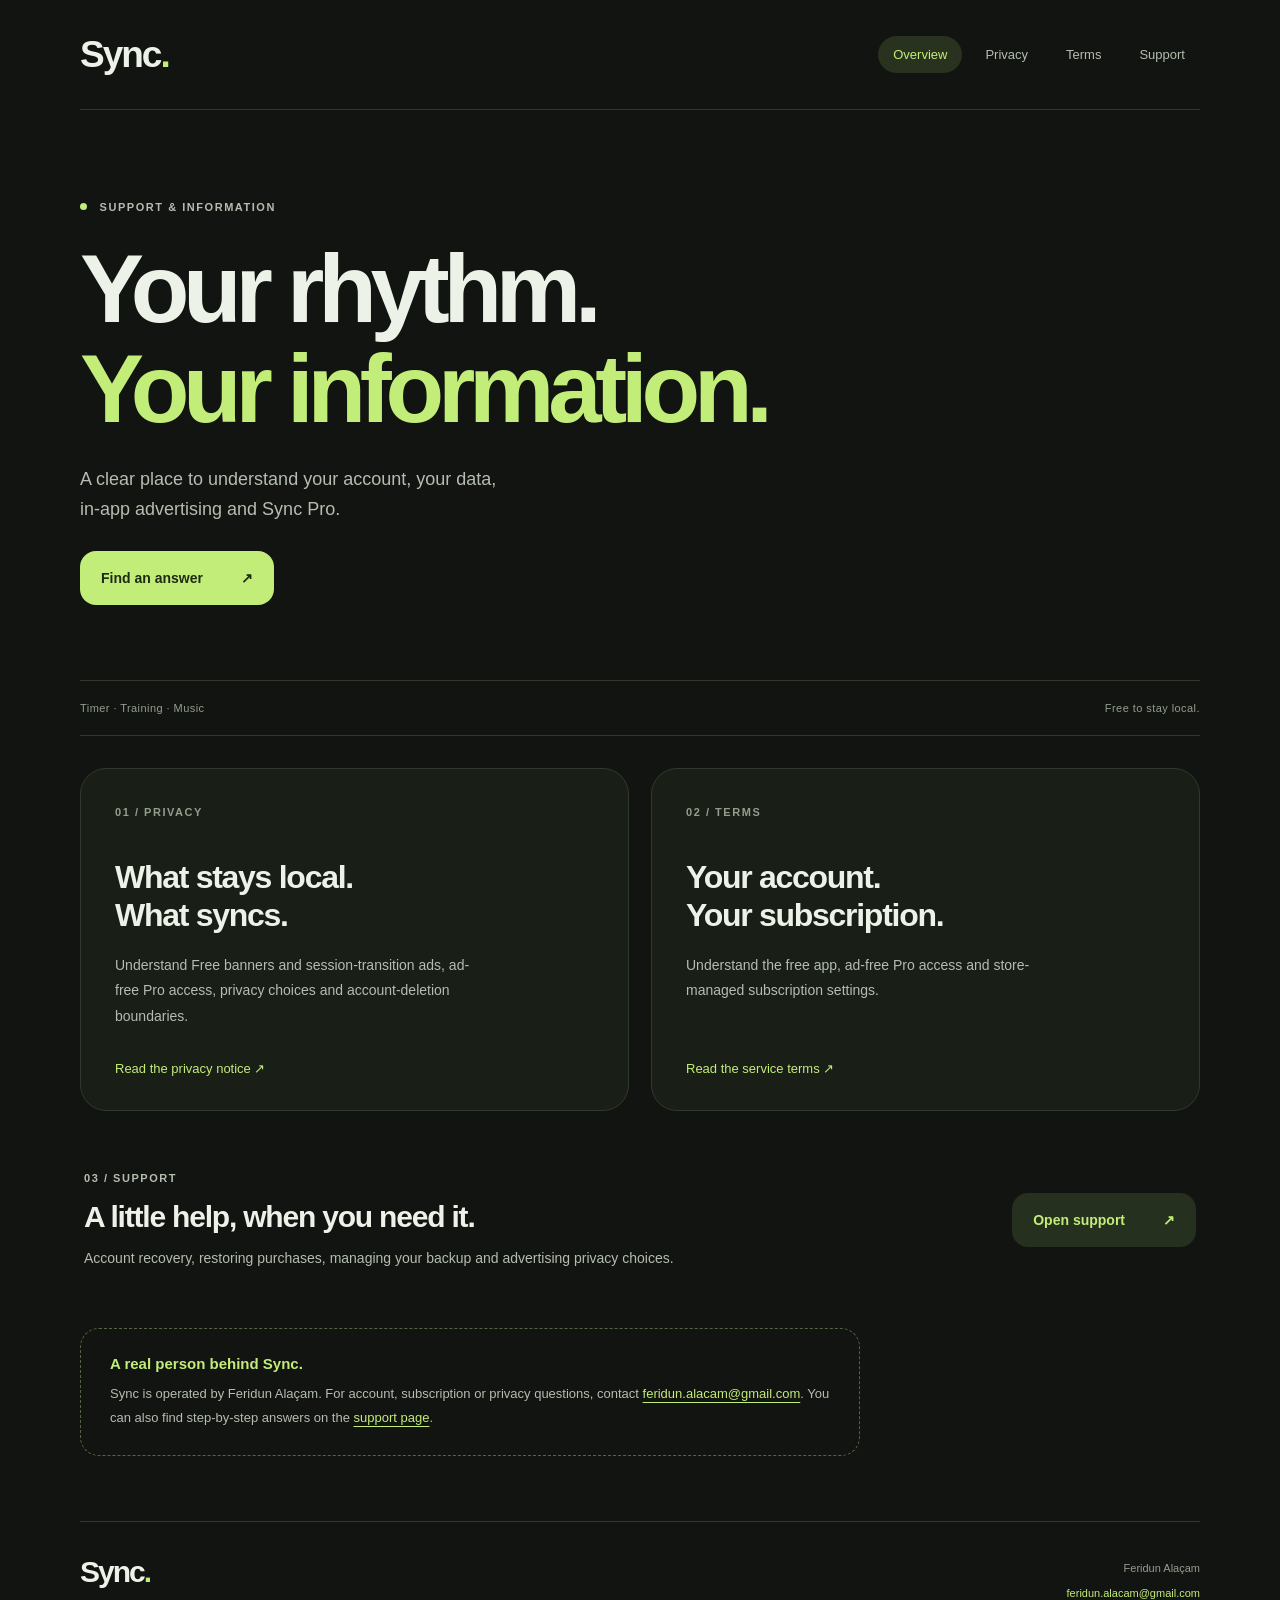
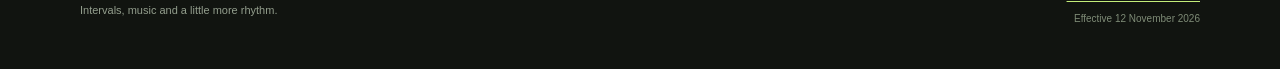
<file: index.html>
<!doctype html>
<html lang="en"><head><meta charset="utf-8"><meta name="viewport" content="width=device-width, initial-scale=1"><meta name="robots" content="index, follow"><meta name="referrer" content="no-referrer"><meta name="color-scheme" content="dark"><meta http-equiv="Content-Security-Policy" content="default-src 'self'; script-src 'self'; style-src 'self'; img-src 'self' data:; connect-src 'none'; object-src 'none'; base-uri 'none'; form-action 'none'"><title>Support & information — Sync</title><meta name="description" content="Privacy, terms and practical support for the Sync interval timer."><link rel="stylesheet" href="styles.css"><script src="config.js" defer></script><script src="site.js" defer></script></head><body>
<a class="skip" href="#main">Skip to content</a>
<header class="shell header"><a class="brand" href="index.html" aria-label="Sync home">Sync<span>.</span></a><nav aria-label="Main navigation"><a href="index.html" aria-current="page">Overview</a><a href="privacy.html">Privacy</a><a href="terms.html">Terms</a><a href="support.html">Support</a></nav></header>
<main id="main" class="shell"><section class="hero"><p class="eyebrow"><span class="status-dot"></span> Support & information</p><h1>Your rhythm.<br><span>Your information.</span></h1><p class="lead">A clear place to understand your account, your data, in-app advertising and Sync Pro.</p><a class="button" href="support.html">Find an answer <span aria-hidden="true">↗</span></a><div class="hero-rule"><span>Timer · Training · Music</span><span>Free to stay local.</span></div></section><section class="overview-grid" aria-label="Information pages"><a class="info-card" href="privacy.html"><span class="eyebrow">01 / Privacy</span><h2>What stays local.<br>What syncs.</h2><p>Understand Free banners and session-transition ads, ad-free Pro access, privacy choices and account-deletion boundaries.</p><span class="text-link">Read the privacy notice ↗</span></a><a class="info-card" href="terms.html"><span class="eyebrow">02 / Terms</span><h2>Your account.<br>Your subscription.</h2><p>Understand the free app, ad-free Pro access and store-managed subscription settings.</p><span class="text-link">Read the service terms ↗</span></a></section><section class="support-strip"><div><p class="eyebrow">03 / Support</p><h2>A little help, when you need it.</h2><p>Account recovery, restoring purchases, managing your backup and advertising privacy choices.</p></div><a class="button secondary" href="support.html">Open support <span aria-hidden="true">↗</span></a></section><section class="review-note"><h2>A real person behind Sync.</h2><p>Sync is operated by <span data-operator>Feridun Alaçam</span>. For account, subscription or privacy questions, contact <a href="mailto:feridun.alacam@gmail.com">feridun.alacam@gmail.com</a>. You can also find step-by-step answers on the <a href="support.html">support page</a>.</p></section></main><footer class="shell footer"><div><a class="brand small" href="index.html">Sync<span>.</span></a><p>Intervals, music and a little more rhythm.</p></div><div class="operator"><p data-operator>Feridun Alaçam</p><p data-support><a href="mailto:feridun.alacam@gmail.com">feridun.alacam@gmail.com</a></p><p class="quiet">Effective 12 November 2026</p></div></footer></body></html>
</file>
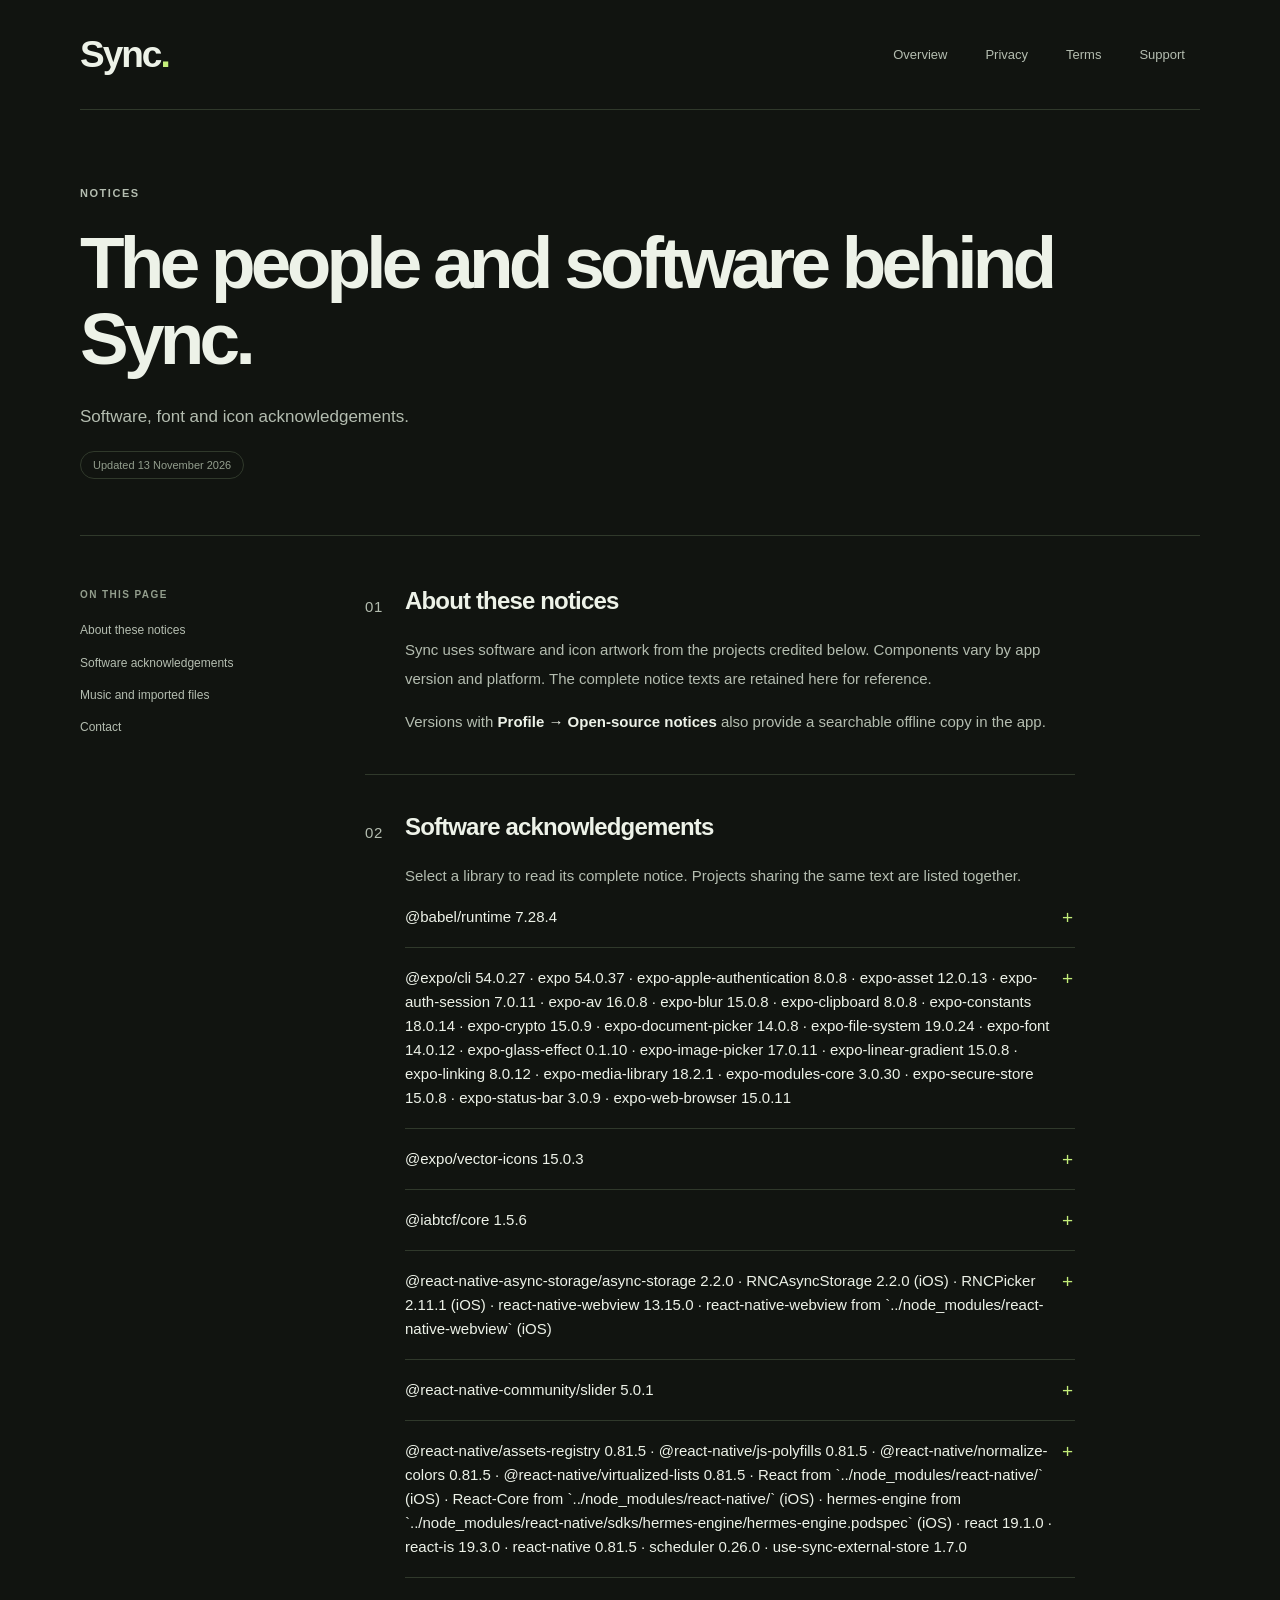
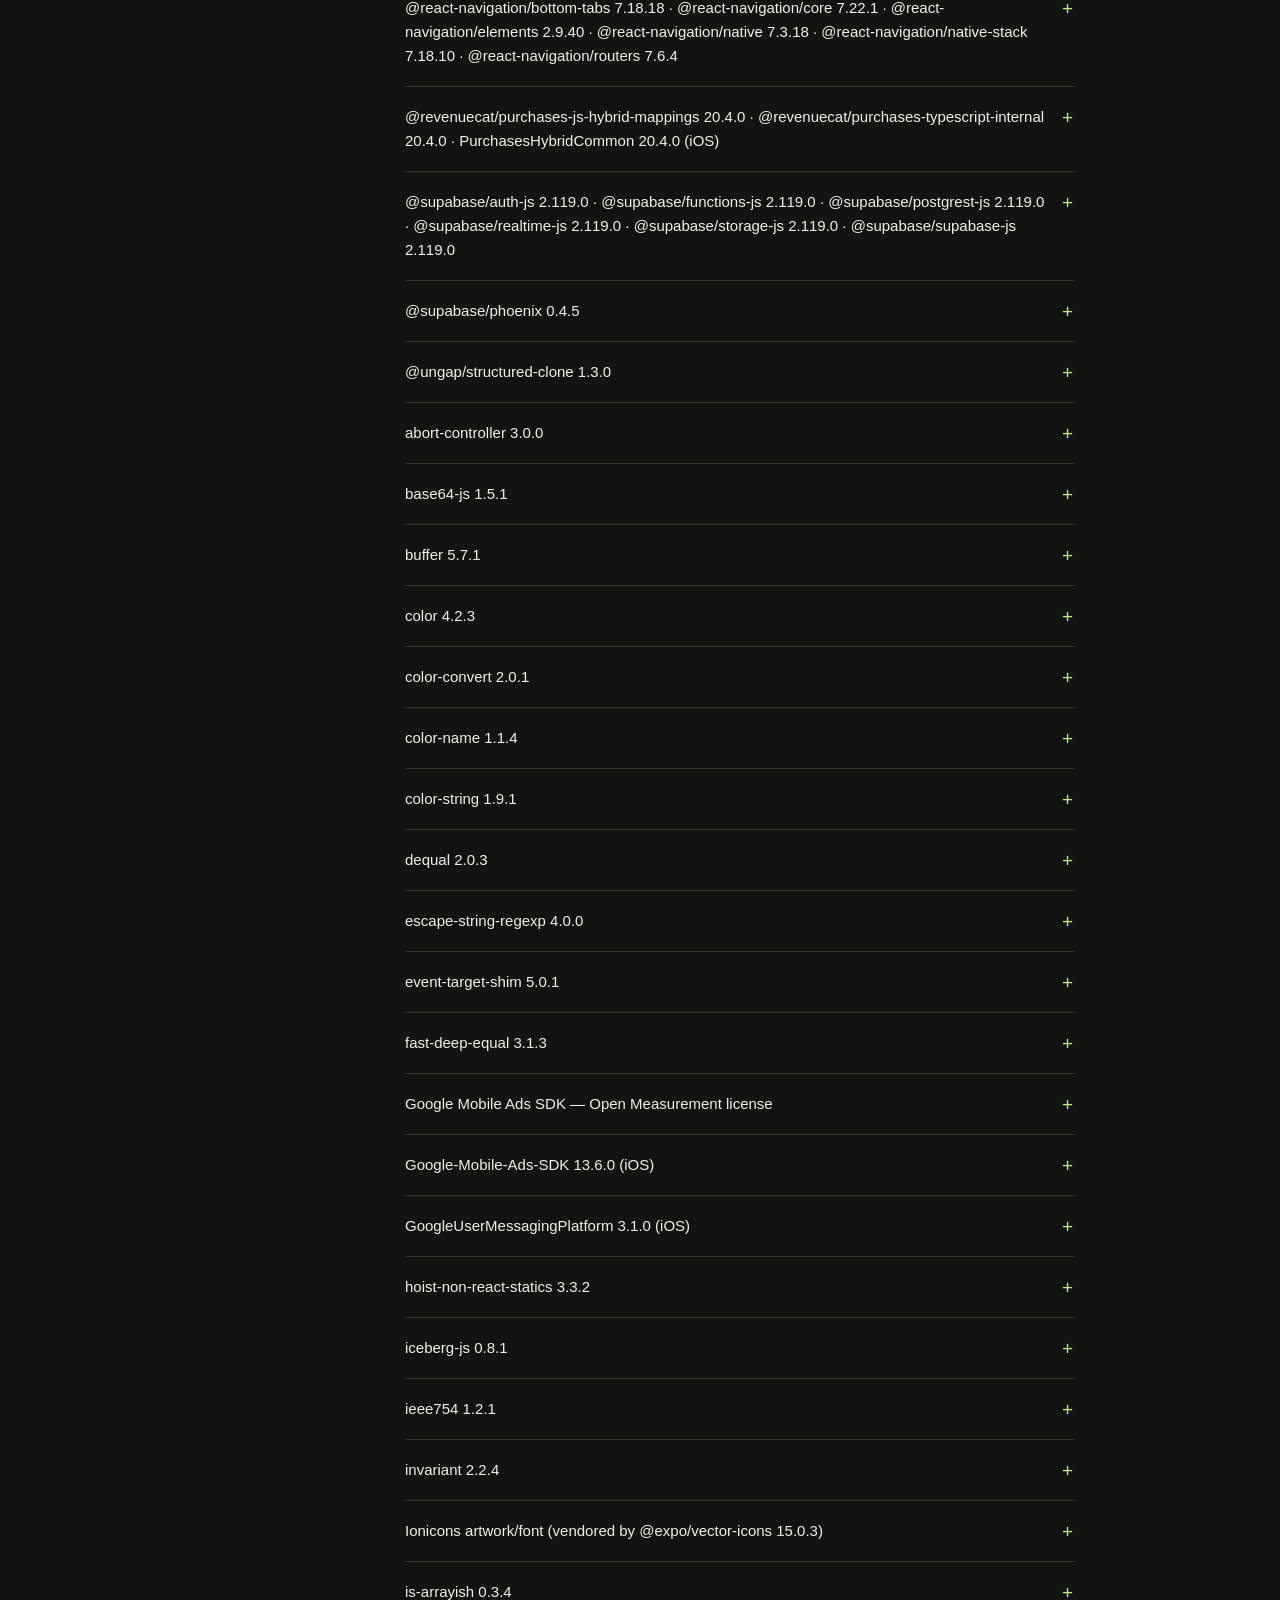
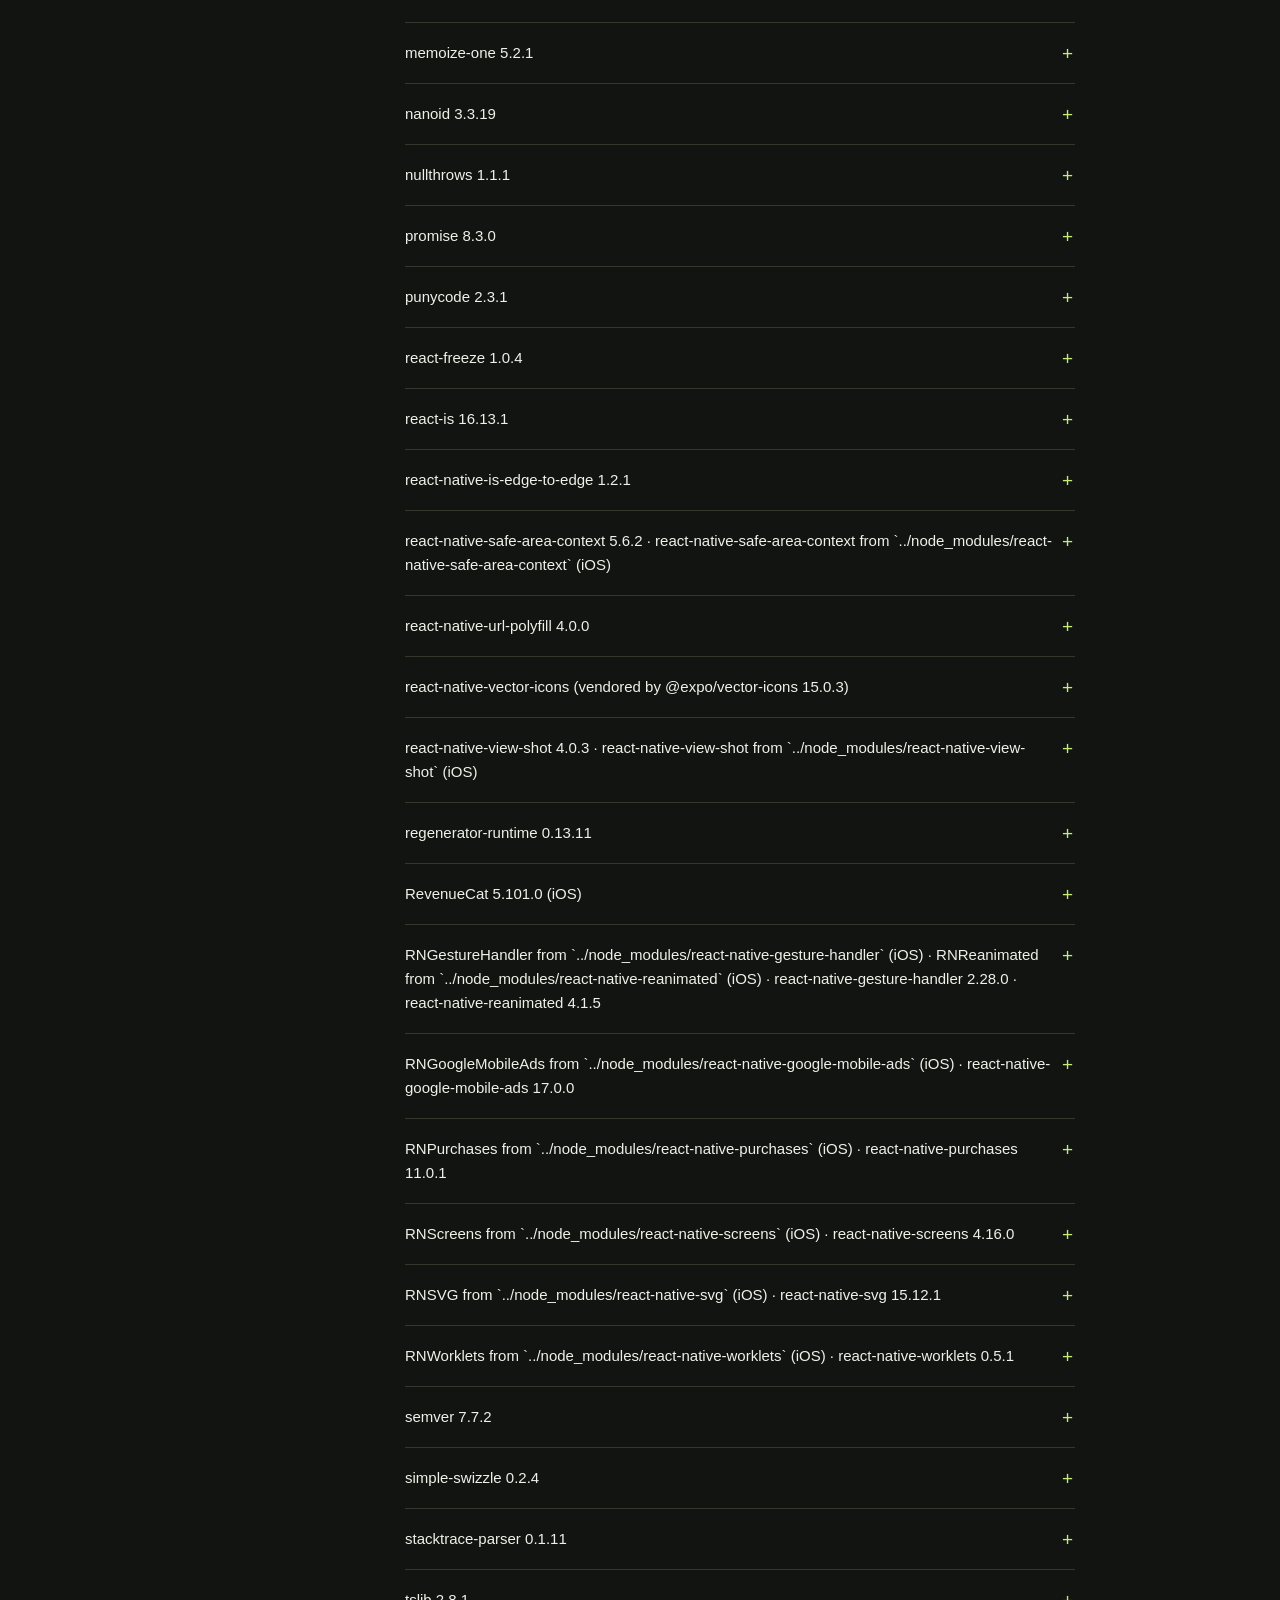
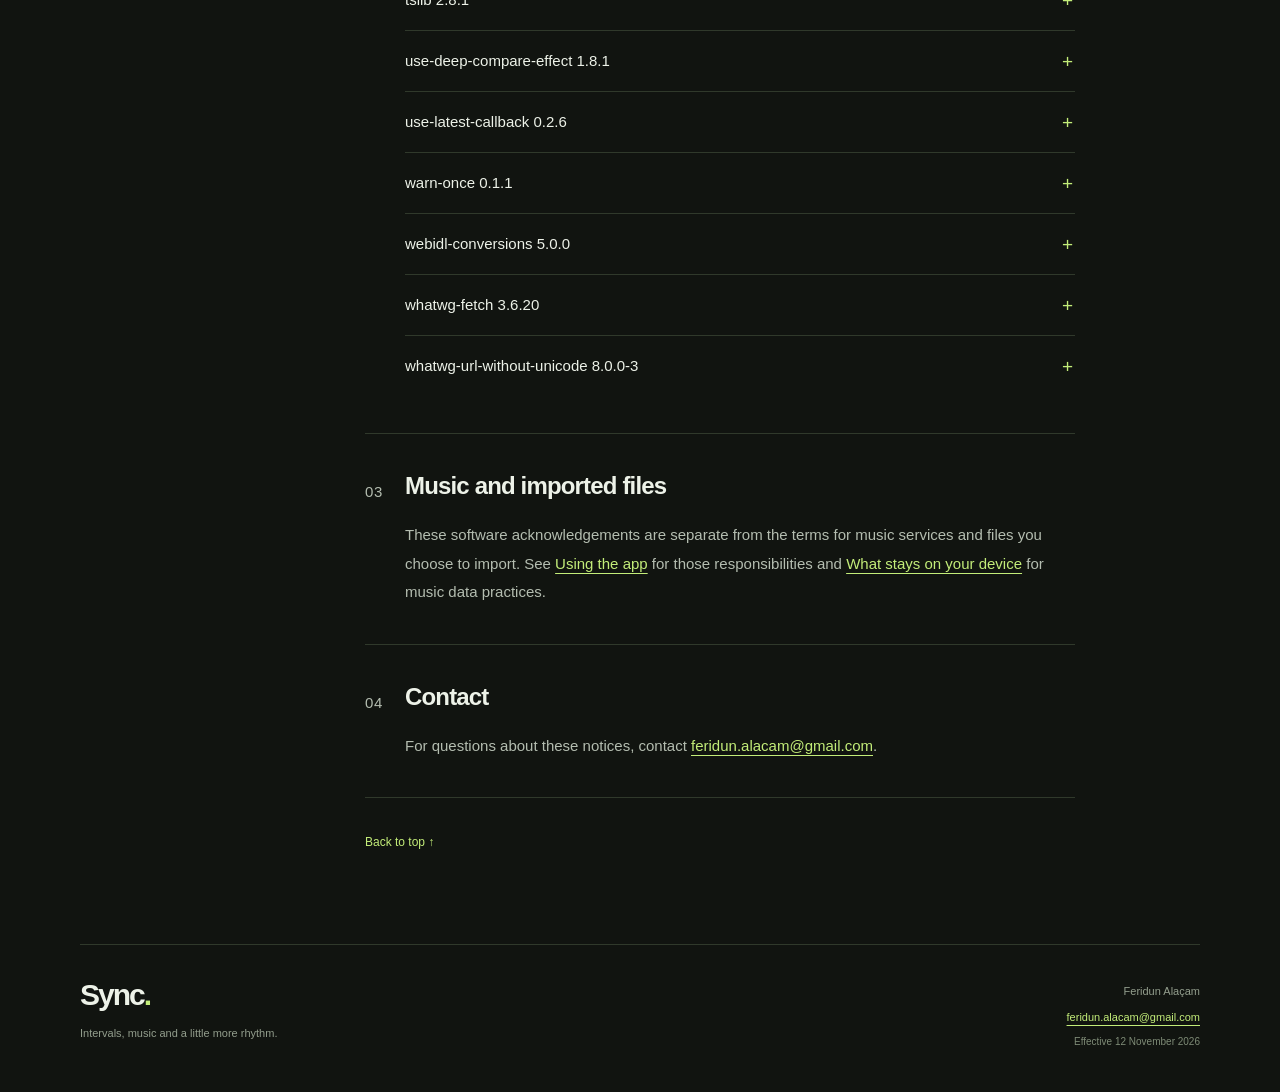
<file: licenses.html>
<!doctype html>
<html lang="en"><head><meta charset="utf-8"><meta name="viewport" content="width=device-width, initial-scale=1"><meta name="robots" content="index, follow"><meta name="referrer" content="no-referrer"><meta name="color-scheme" content="dark"><meta http-equiv="Content-Security-Policy" content="default-src 'self'; script-src 'self'; style-src 'self'; img-src 'self' data:; connect-src 'none'; object-src 'none'; base-uri 'none'; form-action 'none'"><title>Open-source notices — Sync</title><meta name="description" content="Software, font and icon acknowledgements for Sync."><link rel="stylesheet" href="styles.css"><script src="config.js" defer></script><script src="site.js" defer></script></head><body>
<a class="skip" href="#main">Skip to content</a>
<header class="shell header"><a class="brand" href="index.html" aria-label="Sync home">Sync<span>.</span></a><nav aria-label="Main navigation"><a href="index.html">Overview</a><a href="privacy.html">Privacy</a><a href="terms.html">Terms</a><a href="support.html">Support</a></nav></header>
<main id="main" class="shell"><div class="document-heading"><p class="eyebrow">Notices</p><h1>The people and software behind Sync.</h1><p class="lead">Software, font and icon acknowledgements.</p><p class="effective">Updated 13 November 2026</p></div><div class="document-layout"><aside class="contents"><p class="eyebrow">On this page</p><nav aria-label="Page contents"><a href="#scope">About these notices</a><a href="#software">Software acknowledgements</a><a href="#music">Music and imported files</a><a href="#contact">Contact</a></nav></aside><article class="document"><section id="scope" class="document-section"><p class="section-index">01</p><div><h2>About these notices</h2><p>Sync uses software and icon artwork from the projects credited below. Components vary by app version and platform. The complete notice texts are retained here for reference.</p><p>Versions with <strong>Profile → Open-source notices</strong> also provide a searchable offline copy in the app.</p></div></section><section id="software" class="document-section"><p class="section-index">02</p><div><h2>Software acknowledgements</h2><p>Select a library to read its complete notice. Projects sharing the same text are listed together.</p><details id="notice-8f08c824b2bb54ed"><summary>@babel/runtime 7.28.4</summary><pre class="license-text">MIT License

Copyright (c) 2014-present Sebastian McKenzie and other contributors

Permission is hereby granted, free of charge, to any person obtaining
a copy of this software and associated documentation files (the
&quot;Software&quot;), to deal in the Software without restriction, including
without limitation the rights to use, copy, modify, merge, publish,
distribute, sublicense, and/or sell copies of the Software, and to
permit persons to whom the Software is furnished to do so, subject to
the following conditions:

The above copyright notice and this permission notice shall be
included in all copies or substantial portions of the Software.

THE SOFTWARE IS PROVIDED &quot;AS IS&quot;, WITHOUT WARRANTY OF ANY KIND,
EXPRESS OR IMPLIED, INCLUDING BUT NOT LIMITED TO THE WARRANTIES OF
MERCHANTABILITY, FITNESS FOR A PARTICULAR PURPOSE AND
NONINFRINGEMENT. IN NO EVENT SHALL THE AUTHORS OR COPYRIGHT HOLDERS BE
LIABLE FOR ANY CLAIM, DAMAGES OR OTHER LIABILITY, WHETHER IN AN ACTION
OF CONTRACT, TORT OR OTHERWISE, ARISING FROM, OUT OF OR IN CONNECTION
WITH THE SOFTWARE OR THE USE OR OTHER DEALINGS IN THE SOFTWARE.</pre></details><details id="notice-371567d5d8999eef"><summary>@expo/cli 54.0.27 · expo 54.0.37 · expo-apple-authentication 8.0.8 · expo-asset 12.0.13 · expo-auth-session 7.0.11 · expo-av 16.0.8 · expo-blur 15.0.8 · expo-clipboard 8.0.8 · expo-constants 18.0.14 · expo-crypto 15.0.9 · expo-document-picker 14.0.8 · expo-file-system 19.0.24 · expo-font 14.0.12 · expo-glass-effect 0.1.10 · expo-image-picker 17.0.11 · expo-linear-gradient 15.0.8 · expo-linking 8.0.12 · expo-media-library 18.2.1 · expo-modules-core 3.0.30 · expo-secure-store 15.0.8 · expo-status-bar 3.0.9 · expo-web-browser 15.0.11</summary><pre class="license-text">The MIT License (MIT)

Copyright (c) 2015-present 650 Industries, Inc. (aka Expo)

Permission is hereby granted, free of charge, to any person obtaining a copy
of this software and associated documentation files (the &quot;Software&quot;), to deal
in the Software without restriction, including without limitation the rights
to use, copy, modify, merge, publish, distribute, sublicense, and/or sell
copies of the Software, and to permit persons to whom the Software is
furnished to do so, subject to the following conditions:

The above copyright notice and this permission notice shall be included in all
copies or substantial portions of the Software.

THE SOFTWARE IS PROVIDED &quot;AS IS&quot;, WITHOUT WARRANTY OF ANY KIND, EXPRESS OR
IMPLIED, INCLUDING BUT NOT LIMITED TO THE WARRANTIES OF MERCHANTABILITY,
FITNESS FOR A PARTICULAR PURPOSE AND NONINFRINGEMENT. IN NO EVENT SHALL THE
AUTHORS OR COPYRIGHT HOLDERS BE LIABLE FOR ANY CLAIM, DAMAGES OR OTHER
LIABILITY, WHETHER IN AN ACTION OF CONTRACT, TORT OR OTHERWISE, ARISING FROM,
OUT OF OR IN CONNECTION WITH THE SOFTWARE OR THE USE OR OTHER DEALINGS IN THE
SOFTWARE.</pre></details><details id="notice-8584e65f9a86b30f"><summary>@expo/vector-icons 15.0.3</summary><pre class="license-text">The MIT License (MIT)

Copyright (c) 2015 Joel Arvidsson
Copyright (c) 2020 650 Industries

Permission is hereby granted, free of charge, to any person obtaining a copy
of this software and associated documentation files (the &quot;Software&quot;), to deal
in the Software without restriction, including without limitation the rights
to use, copy, modify, merge, publish, distribute, sublicense, and/or sell
copies of the Software, and to permit persons to whom the Software is
furnished to do so, subject to the following conditions:

The above copyright notice and this permission notice shall be included in all
copies or substantial portions of the Software.

THE SOFTWARE IS PROVIDED &quot;AS IS&quot;, WITHOUT WARRANTY OF ANY KIND, EXPRESS OR
IMPLIED, INCLUDING BUT NOT LIMITED TO THE WARRANTIES OF MERCHANTABILITY,
FITNESS FOR A PARTICULAR PURPOSE AND NONINFRINGEMENT. IN NO EVENT SHALL THE
AUTHORS OR COPYRIGHT HOLDERS BE LIABLE FOR ANY CLAIM, DAMAGES OR OTHER
LIABILITY, WHETHER IN AN ACTION OF CONTRACT, TORT OR OTHERWISE, ARISING FROM,
OUT OF OR IN CONNECTION WITH THE SOFTWARE OR THE USE OR OTHER DEALINGS IN THE
SOFTWARE.</pre></details><details id="notice-283ea6cc2997a1a7"><summary>@iabtcf/core 1.5.6</summary><pre class="license-text">Apache License
                           Version 2.0, January 2004
                        http://www.apache.org/licenses/

   TERMS AND CONDITIONS FOR USE, REPRODUCTION, AND DISTRIBUTION

   1. Definitions.

      &quot;License&quot; shall mean the terms and conditions for use, reproduction,
      and distribution as defined by Sections 1 through 9 of this document.

      &quot;Licensor&quot; shall mean the copyright owner or entity authorized by
      the copyright owner that is granting the License.

      &quot;Legal Entity&quot; shall mean the union of the acting entity and all
      other entities that control, are controlled by, or are under common
      control with that entity. For the purposes of this definition,
      &quot;control&quot; means (i) the power, direct or indirect, to cause the
      direction or management of such entity, whether by contract or
      otherwise, or (ii) ownership of fifty percent (50%) or more of the
      outstanding shares, or (iii) beneficial ownership of such entity.

      &quot;You&quot; (or &quot;Your&quot;) shall mean an individual or Legal Entity
      exercising permissions granted by this License.

      &quot;Source&quot; form shall mean the preferred form for making modifications,
      including but not limited to software source code, documentation
      source, and configuration files.

      &quot;Object&quot; form shall mean any form resulting from mechanical
      transformation or translation of a Source form, including but
      not limited to compiled object code, generated documentation,
      and conversions to other media types.

      &quot;Work&quot; shall mean the work of authorship, whether in Source or
      Object form, made available under the License, as indicated by a
      copyright notice that is included in or attached to the work
      (an example is provided in the Appendix below).

      &quot;Derivative Works&quot; shall mean any work, whether in Source or Object
      form, that is based on (or derived from) the Work and for which the
      editorial revisions, annotations, elaborations, or other modifications
      represent, as a whole, an original work of authorship. For the purposes
      of this License, Derivative Works shall not include works that remain
      separable from, or merely link (or bind by name) to the interfaces of,
      the Work and Derivative Works thereof.

      &quot;Contribution&quot; shall mean any work of authorship, including
      the original version of the Work and any modifications or additions
      to that Work or Derivative Works thereof, that is intentionally
      submitted to Licensor for inclusion in the Work by the copyright owner
      or by an individual or Legal Entity authorized to submit on behalf of
      the copyright owner. For the purposes of this definition, &quot;submitted&quot;
      means any form of electronic, verbal, or written communication sent
      to the Licensor or its representatives, including but not limited to
      communication on electronic mailing lists, source code control systems,
      and issue tracking systems that are managed by, or on behalf of, the
      Licensor for the purpose of discussing and improving the Work, but
      excluding communication that is conspicuously marked or otherwise
      designated in writing by the copyright owner as &quot;Not a Contribution.&quot;

      &quot;Contributor&quot; shall mean Licensor and any individual or Legal Entity
      on behalf of whom a Contribution has been received by Licensor and
      subsequently incorporated within the Work.

   2. Grant of Copyright License. Subject to the terms and conditions of
      this License, each Contributor hereby grants to You a perpetual,
      worldwide, non-exclusive, no-charge, royalty-free, irrevocable
      copyright license to reproduce, prepare Derivative Works of,
      publicly display, publicly perform, sublicense, and distribute the
      Work and such Derivative Works in Source or Object form.

   3. Grant of Patent License. Subject to the terms and conditions of
      this License, each Contributor hereby grants to You a perpetual,
      worldwide, non-exclusive, no-charge, royalty-free, irrevocable
      (except as stated in this section) patent license to make, have made,
      use, offer to sell, sell, import, and otherwise transfer the Work,
      where such license applies only to those patent claims licensable
      by such Contributor that are necessarily infringed by their
      Contribution(s) alone or by combination of their Contribution(s)
      with the Work to which such Contribution(s) was submitted. If You
      institute patent litigation against any entity (including a
      cross-claim or counterclaim in a lawsuit) alleging that the Work
      or a Contribution incorporated within the Work constitutes direct
      or contributory patent infringement, then any patent licenses
      granted to You under this License for that Work shall terminate
      as of the date such litigation is filed.

   4. Redistribution. You may reproduce and distribute copies of the
      Work or Derivative Works thereof in any medium, with or without
      modifications, and in Source or Object form, provided that You
      meet the following conditions:

      (a) You must give any other recipients of the Work or
          Derivative Works a copy of this License; and

      (b) You must cause any modified files to carry prominent notices
          stating that You changed the files; and

      (c) You must retain, in the Source form of any Derivative Works
          that You distribute, all copyright, patent, trademark, and
          attribution notices from the Source form of the Work,
          excluding those notices that do not pertain to any part of
          the Derivative Works; and

      (d) If the Work includes a &quot;NOTICE&quot; text file as part of its
          distribution, then any Derivative Works that You distribute must
          include a readable copy of the attribution notices contained
          within such NOTICE file, excluding those notices that do not
          pertain to any part of the Derivative Works, in at least one
          of the following places: within a NOTICE text file distributed
          as part of the Derivative Works; within the Source form or
          documentation, if provided along with the Derivative Works; or,
          within a display generated by the Derivative Works, if and
          wherever such third-party notices normally appear. The contents
          of the NOTICE file are for informational purposes only and
          do not modify the License. You may add Your own attribution
          notices within Derivative Works that You distribute, alongside
          or as an addendum to the NOTICE text from the Work, provided
          that such additional attribution notices cannot be construed
          as modifying the License.

      You may add Your own copyright statement to Your modifications and
      may provide additional or different license terms and conditions
      for use, reproduction, or distribution of Your modifications, or
      for any such Derivative Works as a whole, provided Your use,
      reproduction, and distribution of the Work otherwise complies with
      the conditions stated in this License.

   5. Submission of Contributions. Unless You explicitly state otherwise,
      any Contribution intentionally submitted for inclusion in the Work
      by You to the Licensor shall be under the terms and conditions of
      this License, without any additional terms or conditions.
      Notwithstanding the above, nothing herein shall supersede or modify
      the terms of any separate license agreement you may have executed
      with Licensor regarding such Contributions.

   6. Trademarks. This License does not grant permission to use the trade
      names, trademarks, service marks, or product names of the Licensor,
      except as required for reasonable and customary use in describing the
      origin of the Work and reproducing the content of the NOTICE file.

   7. Disclaimer of Warranty. Unless required by applicable law or
      agreed to in writing, Licensor provides the Work (and each
      Contributor provides its Contributions) on an &quot;AS IS&quot; BASIS,
      WITHOUT WARRANTIES OR CONDITIONS OF ANY KIND, either express or
      implied, including, without limitation, any warranties or conditions
      of TITLE, NON-INFRINGEMENT, MERCHANTABILITY, or FITNESS FOR A
      PARTICULAR PURPOSE. You are solely responsible for determining the
      appropriateness of using or redistributing the Work and assume any
      risks associated with Your exercise of permissions under this License.

   8. Limitation of Liability. In no event and under no legal theory,
      whether in tort (including negligence), contract, or otherwise,
      unless required by applicable law (such as deliberate and grossly
      negligent acts) or agreed to in writing, shall any Contributor be
      liable to You for damages, including any direct, indirect, special,
      incidental, or consequential damages of any character arising as a
      result of this License or out of the use or inability to use the
      Work (including but not limited to damages for loss of goodwill,
      work stoppage, computer failure or malfunction, or any and all
      other commercial damages or losses), even if such Contributor
      has been advised of the possibility of such damages.

   9. Accepting Warranty or Additional Liability. While redistributing
      the Work or Derivative Works thereof, You may choose to offer,
      and charge a fee for, acceptance of support, warranty, indemnity,
      or other liability obligations and/or rights consistent with this
      License. However, in accepting such obligations, You may act only
      on Your own behalf and on Your sole responsibility, not on behalf
      of any other Contributor, and only if You agree to indemnify,
      defend, and hold each Contributor harmless for any liability
      incurred by, or claims asserted against, such Contributor by reason
      of your accepting any such warranty or additional liability.

   END OF TERMS AND CONDITIONS

   APPENDIX: How to apply the Apache License to your work.

      To apply the Apache License to your work, attach the following
      boilerplate notice, with the fields enclosed by brackets &quot;[]&quot;
      replaced with your own identifying information. (Don&#x27;t include
      the brackets!)  The text should be enclosed in the appropriate
      comment syntax for the file format. We also recommend that a
      file or class name and description of purpose be included on the
      same &quot;printed page&quot; as the copyright notice for easier
      identification within third-party archives.

   Copyright [yyyy] [name of copyright owner]

   Licensed under the Apache License, Version 2.0 (the &quot;License&quot;);
   you may not use this file except in compliance with the License.
   You may obtain a copy of the License at

       http://www.apache.org/licenses/LICENSE-2.0

   Unless required by applicable law or agreed to in writing, software
   distributed under the License is distributed on an &quot;AS IS&quot; BASIS,
   WITHOUT WARRANTIES OR CONDITIONS OF ANY KIND, either express or implied.
   See the License for the specific language governing permissions and
   limitations under the License.</pre></details><details id="notice-212dbf14b1137593"><summary>@react-native-async-storage/async-storage 2.2.0 · RNCAsyncStorage 2.2.0 (iOS) · RNCPicker 2.11.1 (iOS) · react-native-webview 13.15.0 · react-native-webview from `../node_modules/react-native-webview` (iOS)</summary><pre class="license-text">MIT License

Copyright (c) 2015-present, Facebook, Inc.

Permission is hereby granted, free of charge, to any person obtaining a copy
of this software and associated documentation files (the &quot;Software&quot;), to deal
in the Software without restriction, including without limitation the rights
to use, copy, modify, merge, publish, distribute, sublicense, and/or sell
copies of the Software, and to permit persons to whom the Software is
furnished to do so, subject to the following conditions:

The above copyright notice and this permission notice shall be included in all
copies or substantial portions of the Software.

THE SOFTWARE IS PROVIDED &quot;AS IS&quot;, WITHOUT WARRANTY OF ANY KIND, EXPRESS OR
IMPLIED, INCLUDING BUT NOT LIMITED TO THE WARRANTIES OF MERCHANTABILITY,
FITNESS FOR A PARTICULAR PURPOSE AND NONINFRINGEMENT. IN NO EVENT SHALL THE
AUTHORS OR COPYRIGHT HOLDERS BE LIABLE FOR ANY CLAIM, DAMAGES OR OTHER
LIABILITY, WHETHER IN AN ACTION OF CONTRACT, TORT OR OTHERWISE, ARISING FROM,
OUT OF OR IN CONNECTION WITH THE SOFTWARE OR THE USE OR OTHER DEALINGS IN THE
SOFTWARE.</pre></details><details id="notice-7d060af61ae5e95c"><summary>@react-native-community/slider 5.0.1</summary><pre class="license-text">MIT License

Copyright (c) 2019 react-native-community

Permission is hereby granted, free of charge, to any person obtaining a copy
of this software and associated documentation files (the &quot;Software&quot;), to deal
in the Software without restriction, including without limitation the rights
to use, copy, modify, merge, publish, distribute, sublicense, and/or sell
copies of the Software, and to permit persons to whom the Software is
furnished to do so, subject to the following conditions:

The above copyright notice and this permission notice shall be included in all
copies or substantial portions of the Software.

THE SOFTWARE IS PROVIDED &quot;AS IS&quot;, WITHOUT WARRANTY OF ANY KIND, EXPRESS OR
IMPLIED, INCLUDING BUT NOT LIMITED TO THE WARRANTIES OF MERCHANTABILITY,
FITNESS FOR A PARTICULAR PURPOSE AND NONINFRINGEMENT. IN NO EVENT SHALL THE
AUTHORS OR COPYRIGHT HOLDERS BE LIABLE FOR ANY CLAIM, DAMAGES OR OTHER
LIABILITY, WHETHER IN AN ACTION OF CONTRACT, TORT OR OTHERWISE, ARISING FROM,
OUT OF OR IN CONNECTION WITH THE SOFTWARE OR THE USE OR OTHER DEALINGS IN THE
SOFTWARE.</pre></details><details id="notice-cf9b17822d1fcd4f"><summary>@react-native/assets-registry 0.81.5 · @react-native/js-polyfills 0.81.5 · @react-native/normalize-colors 0.81.5 · @react-native/virtualized-lists 0.81.5 · React from `../node_modules/react-native/` (iOS) · React-Core from `../node_modules/react-native/` (iOS) · hermes-engine from `../node_modules/react-native/sdks/hermes-engine/hermes-engine.podspec` (iOS) · react 19.1.0 · react-is 19.3.0 · react-native 0.81.5 · scheduler 0.26.0 · use-sync-external-store 1.7.0</summary><pre class="license-text">MIT License

Copyright (c) Meta Platforms, Inc. and affiliates.

Permission is hereby granted, free of charge, to any person obtaining a copy
of this software and associated documentation files (the &quot;Software&quot;), to deal
in the Software without restriction, including without limitation the rights
to use, copy, modify, merge, publish, distribute, sublicense, and/or sell
copies of the Software, and to permit persons to whom the Software is
furnished to do so, subject to the following conditions:

The above copyright notice and this permission notice shall be included in all
copies or substantial portions of the Software.

THE SOFTWARE IS PROVIDED &quot;AS IS&quot;, WITHOUT WARRANTY OF ANY KIND, EXPRESS OR
IMPLIED, INCLUDING BUT NOT LIMITED TO THE WARRANTIES OF MERCHANTABILITY,
FITNESS FOR A PARTICULAR PURPOSE AND NONINFRINGEMENT. IN NO EVENT SHALL THE
AUTHORS OR COPYRIGHT HOLDERS BE LIABLE FOR ANY CLAIM, DAMAGES OR OTHER
LIABILITY, WHETHER IN AN ACTION OF CONTRACT, TORT OR OTHERWISE, ARISING FROM,
OUT OF OR IN CONNECTION WITH THE SOFTWARE OR THE USE OR OTHER DEALINGS IN THE
SOFTWARE.</pre></details><details id="notice-0043ee9697333864"><summary>@react-navigation/bottom-tabs 7.18.18 · @react-navigation/core 7.22.1 · @react-navigation/elements 2.9.40 · @react-navigation/native 7.3.18 · @react-navigation/native-stack 7.18.10 · @react-navigation/routers 7.6.4</summary><pre class="license-text">MIT License

Copyright (c) 2017 React Navigation Contributors

Permission is hereby granted, free of charge, to any person obtaining a copy
of this software and associated documentation files (the &quot;Software&quot;), to deal
in the Software without restriction, including without limitation the rights
to use, copy, modify, merge, publish, distribute, sublicense, and/or sell
copies of the Software, and to permit persons to whom the Software is
furnished to do so, subject to the following conditions:

The above copyright notice and this permission notice shall be included in all
copies or substantial portions of the Software.

THE SOFTWARE IS PROVIDED &quot;AS IS&quot;, WITHOUT WARRANTY OF ANY KIND, EXPRESS OR
IMPLIED, INCLUDING BUT NOT LIMITED TO THE WARRANTIES OF MERCHANTABILITY,
FITNESS FOR A PARTICULAR PURPOSE AND NONINFRINGEMENT. IN NO EVENT SHALL THE
AUTHORS OR COPYRIGHT HOLDERS BE LIABLE FOR ANY CLAIM, DAMAGES OR OTHER
LIABILITY, WHETHER IN AN ACTION OF CONTRACT, TORT OR OTHERWISE, ARISING FROM,
OUT OF OR IN CONNECTION WITH THE SOFTWARE OR THE USE OR OTHER DEALINGS IN THE
SOFTWARE.</pre></details><details id="notice-70991dd0f2f075f2"><summary>@revenuecat/purchases-js-hybrid-mappings 20.4.0 · @revenuecat/purchases-typescript-internal 20.4.0 · PurchasesHybridCommon 20.4.0 (iOS)</summary><pre class="license-text">MIT License

Copyright (c) 2019 RevenueCat, Inc.

Permission is hereby granted, free of charge, to any person obtaining a copy
of this software and associated documentation files (the &quot;Software&quot;), to deal
in the Software without restriction, including without limitation the rights
to use, copy, modify, merge, publish, distribute, sublicense, and/or sell
copies of the Software, and to permit persons to whom the Software is
furnished to do so, subject to the following conditions:

The above copyright notice and this permission notice shall be included in all
copies or substantial portions of the Software.

THE SOFTWARE IS PROVIDED &quot;AS IS&quot;, WITHOUT WARRANTY OF ANY KIND, EXPRESS OR
IMPLIED, INCLUDING BUT NOT LIMITED TO THE WARRANTIES OF MERCHANTABILITY,
FITNESS FOR A PARTICULAR PURPOSE AND NONINFRINGEMENT. IN NO EVENT SHALL THE
AUTHORS OR COPYRIGHT HOLDERS BE LIABLE FOR ANY CLAIM, DAMAGES OR OTHER
LIABILITY, WHETHER IN AN ACTION OF CONTRACT, TORT OR OTHERWISE, ARISING FROM,
OUT OF OR IN CONNECTION WITH THE SOFTWARE OR THE USE OR OTHER DEALINGS IN THE
SOFTWARE.</pre></details><details id="notice-4fab5fb12a3fd1bc"><summary>@supabase/auth-js 2.119.0 · @supabase/functions-js 2.119.0 · @supabase/postgrest-js 2.119.0 · @supabase/realtime-js 2.119.0 · @supabase/storage-js 2.119.0 · @supabase/supabase-js 2.119.0</summary><pre class="license-text">MIT License

Copyright (c) 2020 Supabase

Permission is hereby granted, free of charge, to any person obtaining a copy
of this software and associated documentation files (the &quot;Software&quot;), to deal
in the Software without restriction, including without limitation the rights
to use, copy, modify, merge, publish, distribute, sublicense, and/or sell
copies of the Software, and to permit persons to whom the Software is
furnished to do so, subject to the following conditions:

The above copyright notice and this permission notice shall be included in all
copies or substantial portions of the Software.

THE SOFTWARE IS PROVIDED &quot;AS IS&quot;, WITHOUT WARRANTY OF ANY KIND, EXPRESS OR
IMPLIED, INCLUDING BUT NOT LIMITED TO THE WARRANTIES OF MERCHANTABILITY,
FITNESS FOR A PARTICULAR PURPOSE AND NONINFRINGEMENT. IN NO EVENT SHALL THE
AUTHORS OR COPYRIGHT HOLDERS BE LIABLE FOR ANY CLAIM, DAMAGES OR OTHER
LIABILITY, WHETHER IN AN ACTION OF CONTRACT, TORT OR OTHERWISE, ARISING FROM,
OUT OF OR IN CONNECTION WITH THE SOFTWARE OR THE USE OR OTHER DEALINGS IN THE
SOFTWARE.</pre></details><details id="notice-99251c0f01385d16"><summary>@supabase/phoenix 0.4.5</summary><pre class="license-text"># MIT License

Copyright (c) 2014 Chris McCord

Permission is hereby granted, free of charge, to any person obtaining
a copy of this software and associated documentation files (the
&quot;Software&quot;), to deal in the Software without restriction, including
without limitation the rights to use, copy, modify, merge, publish,
distribute, sublicense, and/or sell copies of the Software, and to
permit persons to whom the Software is furnished to do so, subject to
the following conditions:

The above copyright notice and this permission notice shall be
included in all copies or substantial portions of the Software.

THE SOFTWARE IS PROVIDED &quot;AS IS&quot;, WITHOUT WARRANTY OF ANY KIND,
EXPRESS OR IMPLIED, INCLUDING BUT NOT LIMITED TO THE WARRANTIES OF
MERCHANTABILITY, FITNESS FOR A PARTICULAR PURPOSE AND
NONINFRINGEMENT. IN NO EVENT SHALL THE AUTHORS OR COPYRIGHT HOLDERS BE
LIABLE FOR ANY CLAIM, DAMAGES OR OTHER LIABILITY, WHETHER IN AN ACTION
OF CONTRACT, TORT OR OTHERWISE, ARISING FROM, OUT OF OR IN CONNECTION
WITH THE SOFTWARE OR THE USE OR OTHER DEALINGS IN THE SOFTWARE.</pre></details><details id="notice-22fc2b0e60ba1aba"><summary>@ungap/structured-clone 1.3.0</summary><pre class="license-text">ISC License

Copyright (c) 2021, Andrea Giammarchi, @WebReflection

Permission to use, copy, modify, and/or distribute this software for any
purpose with or without fee is hereby granted, provided that the above
copyright notice and this permission notice appear in all copies.

THE SOFTWARE IS PROVIDED &quot;AS IS&quot; AND THE AUTHOR DISCLAIMS ALL WARRANTIES WITH
REGARD TO THIS SOFTWARE INCLUDING ALL IMPLIED WARRANTIES OF MERCHANTABILITY
AND FITNESS. IN NO EVENT SHALL THE AUTHOR BE LIABLE FOR ANY SPECIAL, DIRECT,
INDIRECT, OR CONSEQUENTIAL DAMAGES OR ANY DAMAGES WHATSOEVER RESULTING FROM
LOSS OF USE, DATA OR PROFITS, WHETHER IN AN ACTION OF CONTRACT, NEGLIGENCE
OR OTHER TORTIOUS ACTION, ARISING OUT OF OR IN CONNECTION WITH THE USE OR
PERFORMANCE OF THIS SOFTWARE.</pre></details><details id="notice-47a7783b604324a5"><summary>abort-controller 3.0.0</summary><pre class="license-text">MIT License

Copyright (c) 2017 Toru Nagashima

Permission is hereby granted, free of charge, to any person obtaining a copy
of this software and associated documentation files (the &quot;Software&quot;), to deal
in the Software without restriction, including without limitation the rights
to use, copy, modify, merge, publish, distribute, sublicense, and/or sell
copies of the Software, and to permit persons to whom the Software is
furnished to do so, subject to the following conditions:

The above copyright notice and this permission notice shall be included in all
copies or substantial portions of the Software.

THE SOFTWARE IS PROVIDED &quot;AS IS&quot;, WITHOUT WARRANTY OF ANY KIND, EXPRESS OR
IMPLIED, INCLUDING BUT NOT LIMITED TO THE WARRANTIES OF MERCHANTABILITY,
FITNESS FOR A PARTICULAR PURPOSE AND NONINFRINGEMENT. IN NO EVENT SHALL THE
AUTHORS OR COPYRIGHT HOLDERS BE LIABLE FOR ANY CLAIM, DAMAGES OR OTHER
LIABILITY, WHETHER IN AN ACTION OF CONTRACT, TORT OR OTHERWISE, ARISING FROM,
OUT OF OR IN CONNECTION WITH THE SOFTWARE OR THE USE OR OTHER DEALINGS IN THE
SOFTWARE.</pre></details><details id="notice-ce471b4b8188bf22"><summary>base64-js 1.5.1</summary><pre class="license-text">The MIT License (MIT)

Copyright (c) 2014 Jameson Little

Permission is hereby granted, free of charge, to any person obtaining a copy
of this software and associated documentation files (the &quot;Software&quot;), to deal
in the Software without restriction, including without limitation the rights
to use, copy, modify, merge, publish, distribute, sublicense, and/or sell
copies of the Software, and to permit persons to whom the Software is
furnished to do so, subject to the following conditions:

The above copyright notice and this permission notice shall be included in
all copies or substantial portions of the Software.

THE SOFTWARE IS PROVIDED &quot;AS IS&quot;, WITHOUT WARRANTY OF ANY KIND, EXPRESS OR
IMPLIED, INCLUDING BUT NOT LIMITED TO THE WARRANTIES OF MERCHANTABILITY,
FITNESS FOR A PARTICULAR PURPOSE AND NONINFRINGEMENT. IN NO EVENT SHALL THE
AUTHORS OR COPYRIGHT HOLDERS BE LIABLE FOR ANY CLAIM, DAMAGES OR OTHER
LIABILITY, WHETHER IN AN ACTION OF CONTRACT, TORT OR OTHERWISE, ARISING FROM,
OUT OF OR IN CONNECTION WITH THE SOFTWARE OR THE USE OR OTHER DEALINGS IN
THE SOFTWARE.</pre></details><details id="notice-caf96060dc6de2af"><summary>buffer 5.7.1</summary><pre class="license-text">The MIT License (MIT)

Copyright (c) Feross Aboukhadijeh, and other contributors.

Permission is hereby granted, free of charge, to any person obtaining a copy
of this software and associated documentation files (the &quot;Software&quot;), to deal
in the Software without restriction, including without limitation the rights
to use, copy, modify, merge, publish, distribute, sublicense, and/or sell
copies of the Software, and to permit persons to whom the Software is
furnished to do so, subject to the following conditions:

The above copyright notice and this permission notice shall be included in
all copies or substantial portions of the Software.

THE SOFTWARE IS PROVIDED &quot;AS IS&quot;, WITHOUT WARRANTY OF ANY KIND, EXPRESS OR
IMPLIED, INCLUDING BUT NOT LIMITED TO THE WARRANTIES OF MERCHANTABILITY,
FITNESS FOR A PARTICULAR PURPOSE AND NONINFRINGEMENT. IN NO EVENT SHALL THE
AUTHORS OR COPYRIGHT HOLDERS BE LIABLE FOR ANY CLAIM, DAMAGES OR OTHER
LIABILITY, WHETHER IN AN ACTION OF CONTRACT, TORT OR OTHERWISE, ARISING FROM,
OUT OF OR IN CONNECTION WITH THE SOFTWARE OR THE USE OR OTHER DEALINGS IN
THE SOFTWARE.</pre></details><details id="notice-98a0395fd616c077"><summary>color 4.2.3</summary><pre class="license-text">Copyright (c) 2012 Heather Arthur

Permission is hereby granted, free of charge, to any person obtaining
a copy of this software and associated documentation files (the
&quot;Software&quot;), to deal in the Software without restriction, including
without limitation the rights to use, copy, modify, merge, publish,
distribute, sublicense, and/or sell copies of the Software, and to
permit persons to whom the Software is furnished to do so, subject to
the following conditions:

The above copyright notice and this permission notice shall be
included in all copies or substantial portions of the Software.

THE SOFTWARE IS PROVIDED &quot;AS IS&quot;, WITHOUT WARRANTY OF ANY KIND,
EXPRESS OR IMPLIED, INCLUDING BUT NOT LIMITED TO THE WARRANTIES OF
MERCHANTABILITY, FITNESS FOR A PARTICULAR PURPOSE AND
NONINFRINGEMENT. IN NO EVENT SHALL THE AUTHORS OR COPYRIGHT HOLDERS BE
LIABLE FOR ANY CLAIM, DAMAGES OR OTHER LIABILITY, WHETHER IN AN ACTION
OF CONTRACT, TORT OR OTHERWISE, ARISING FROM, OUT OF OR IN CONNECTION
WITH THE SOFTWARE OR THE USE OR OTHER DEALINGS IN THE SOFTWARE.</pre></details><details id="notice-4dfe9982abdf1489"><summary>color-convert 2.0.1</summary><pre class="license-text">Copyright (c) 2011-2016 Heather Arthur &lt;fayearthur@gmail.com&gt;

Permission is hereby granted, free of charge, to any person obtaining
a copy of this software and associated documentation files (the
&quot;Software&quot;), to deal in the Software without restriction, including
without limitation the rights to use, copy, modify, merge, publish,
distribute, sublicense, and/or sell copies of the Software, and to
permit persons to whom the Software is furnished to do so, subject to
the following conditions:

The above copyright notice and this permission notice shall be
included in all copies or substantial portions of the Software.

THE SOFTWARE IS PROVIDED &quot;AS IS&quot;, WITHOUT WARRANTY OF ANY KIND,
EXPRESS OR IMPLIED, INCLUDING BUT NOT LIMITED TO THE WARRANTIES OF
MERCHANTABILITY, FITNESS FOR A PARTICULAR PURPOSE AND
NONINFRINGEMENT. IN NO EVENT SHALL THE AUTHORS OR COPYRIGHT HOLDERS BE
LIABLE FOR ANY CLAIM, DAMAGES OR OTHER LIABILITY, WHETHER IN AN ACTION
OF CONTRACT, TORT OR OTHERWISE, ARISING FROM, OUT OF OR IN CONNECTION
WITH THE SOFTWARE OR THE USE OR OTHER DEALINGS IN THE SOFTWARE.</pre></details><details id="notice-7357445bac398c76"><summary>color-name 1.1.4</summary><pre class="license-text">The MIT License (MIT)
Copyright (c) 2015 Dmitry Ivanov

Permission is hereby granted, free of charge, to any person obtaining a copy of this software and associated documentation files (the &quot;Software&quot;), to deal in the Software without restriction, including without limitation the rights to use, copy, modify, merge, publish, distribute, sublicense, and/or sell copies of the Software, and to permit persons to whom the Software is furnished to do so, subject to the following conditions:

The above copyright notice and this permission notice shall be included in all copies or substantial portions of the Software.

THE SOFTWARE IS PROVIDED &quot;AS IS&quot;, WITHOUT WARRANTY OF ANY KIND, EXPRESS OR IMPLIED, INCLUDING BUT NOT LIMITED TO THE WARRANTIES OF MERCHANTABILITY, FITNESS FOR A PARTICULAR PURPOSE AND NONINFRINGEMENT. IN NO EVENT SHALL THE AUTHORS OR COPYRIGHT HOLDERS BE LIABLE FOR ANY CLAIM, DAMAGES OR OTHER LIABILITY, WHETHER IN AN ACTION OF CONTRACT, TORT OR OTHERWISE, ARISING FROM, OUT OF OR IN CONNECTION WITH THE SOFTWARE OR THE USE OR OTHER DEALINGS IN THE SOFTWARE.</pre></details><details id="notice-7fb9acbf1a9cecf4"><summary>color-string 1.9.1</summary><pre class="license-text">Copyright (c) 2011 Heather Arthur &lt;fayearthur@gmail.com&gt;

Permission is hereby granted, free of charge, to any person obtaining
a copy of this software and associated documentation files (the
&quot;Software&quot;), to deal in the Software without restriction, including
without limitation the rights to use, copy, modify, merge, publish,
distribute, sublicense, and/or sell copies of the Software, and to
permit persons to whom the Software is furnished to do so, subject to
the following conditions:

The above copyright notice and this permission notice shall be
included in all copies or substantial portions of the Software.

THE SOFTWARE IS PROVIDED &quot;AS IS&quot;, WITHOUT WARRANTY OF ANY KIND,
EXPRESS OR IMPLIED, INCLUDING BUT NOT LIMITED TO THE WARRANTIES OF
MERCHANTABILITY, FITNESS FOR A PARTICULAR PURPOSE AND
NONINFRINGEMENT. IN NO EVENT SHALL THE AUTHORS OR COPYRIGHT HOLDERS BE
LIABLE FOR ANY CLAIM, DAMAGES OR OTHER LIABILITY, WHETHER IN AN ACTION
OF CONTRACT, TORT OR OTHERWISE, ARISING FROM, OUT OF OR IN CONNECTION
WITH THE SOFTWARE OR THE USE OR OTHER DEALINGS IN THE SOFTWARE.</pre></details><details id="notice-d0a8e5996a99e9ea"><summary>dequal 2.0.3</summary><pre class="license-text">The MIT License (MIT)

Copyright (c) Luke Edwards &lt;luke.edwards05@gmail.com&gt; (lukeed.com)

Permission is hereby granted, free of charge, to any person obtaining a copy
of this software and associated documentation files (the &quot;Software&quot;), to deal
in the Software without restriction, including without limitation the rights
to use, copy, modify, merge, publish, distribute, sublicense, and/or sell
copies of the Software, and to permit persons to whom the Software is
furnished to do so, subject to the following conditions:

The above copyright notice and this permission notice shall be included in
all copies or substantial portions of the Software.

THE SOFTWARE IS PROVIDED &quot;AS IS&quot;, WITHOUT WARRANTY OF ANY KIND, EXPRESS OR
IMPLIED, INCLUDING BUT NOT LIMITED TO THE WARRANTIES OF MERCHANTABILITY,
FITNESS FOR A PARTICULAR PURPOSE AND NONINFRINGEMENT. IN NO EVENT SHALL THE
AUTHORS OR COPYRIGHT HOLDERS BE LIABLE FOR ANY CLAIM, DAMAGES OR OTHER
LIABILITY, WHETHER IN AN ACTION OF CONTRACT, TORT OR OTHERWISE, ARISING FROM,
OUT OF OR IN CONNECTION WITH THE SOFTWARE OR THE USE OR OTHER DEALINGS IN
THE SOFTWARE.</pre></details><details id="notice-1529f88b36750950"><summary>escape-string-regexp 4.0.0</summary><pre class="license-text">MIT License

Copyright (c) Sindre Sorhus &lt;sindresorhus@gmail.com&gt; (https://sindresorhus.com)

Permission is hereby granted, free of charge, to any person obtaining a copy of this software and associated documentation files (the &quot;Software&quot;), to deal in the Software without restriction, including without limitation the rights to use, copy, modify, merge, publish, distribute, sublicense, and/or sell copies of the Software, and to permit persons to whom the Software is furnished to do so, subject to the following conditions:

The above copyright notice and this permission notice shall be included in all copies or substantial portions of the Software.

THE SOFTWARE IS PROVIDED &quot;AS IS&quot;, WITHOUT WARRANTY OF ANY KIND, EXPRESS OR IMPLIED, INCLUDING BUT NOT LIMITED TO THE WARRANTIES OF MERCHANTABILITY, FITNESS FOR A PARTICULAR PURPOSE AND NONINFRINGEMENT. IN NO EVENT SHALL THE AUTHORS OR COPYRIGHT HOLDERS BE LIABLE FOR ANY CLAIM, DAMAGES OR OTHER LIABILITY, WHETHER IN AN ACTION OF CONTRACT, TORT OR OTHERWISE, ARISING FROM, OUT OF OR IN CONNECTION WITH THE SOFTWARE OR THE USE OR OTHER DEALINGS IN THE SOFTWARE.</pre></details><details id="notice-633e14a004996857"><summary>event-target-shim 5.0.1</summary><pre class="license-text">The MIT License (MIT)

Copyright (c) 2015 Toru Nagashima

Permission is hereby granted, free of charge, to any person obtaining a copy
of this software and associated documentation files (the &quot;Software&quot;), to deal
in the Software without restriction, including without limitation the rights
to use, copy, modify, merge, publish, distribute, sublicense, and/or sell
copies of the Software, and to permit persons to whom the Software is
furnished to do so, subject to the following conditions:

The above copyright notice and this permission notice shall be included in all
copies or substantial portions of the Software.

THE SOFTWARE IS PROVIDED &quot;AS IS&quot;, WITHOUT WARRANTY OF ANY KIND, EXPRESS OR
IMPLIED, INCLUDING BUT NOT LIMITED TO THE WARRANTIES OF MERCHANTABILITY,
FITNESS FOR A PARTICULAR PURPOSE AND NONINFRINGEMENT. IN NO EVENT SHALL THE
AUTHORS OR COPYRIGHT HOLDERS BE LIABLE FOR ANY CLAIM, DAMAGES OR OTHER
LIABILITY, WHETHER IN AN ACTION OF CONTRACT, TORT OR OTHERWISE, ARISING FROM,
OUT OF OR IN CONNECTION WITH THE SOFTWARE OR THE USE OR OTHER DEALINGS IN THE
SOFTWARE.</pre></details><details id="notice-aa407ee69b3f6462"><summary>fast-deep-equal 3.1.3</summary><pre class="license-text">MIT License

Copyright (c) 2017 Evgeny Poberezkin

Permission is hereby granted, free of charge, to any person obtaining a copy
of this software and associated documentation files (the &quot;Software&quot;), to deal
in the Software without restriction, including without limitation the rights
to use, copy, modify, merge, publish, distribute, sublicense, and/or sell
copies of the Software, and to permit persons to whom the Software is
furnished to do so, subject to the following conditions:

The above copyright notice and this permission notice shall be included in all
copies or substantial portions of the Software.

THE SOFTWARE IS PROVIDED &quot;AS IS&quot;, WITHOUT WARRANTY OF ANY KIND, EXPRESS OR
IMPLIED, INCLUDING BUT NOT LIMITED TO THE WARRANTIES OF MERCHANTABILITY,
FITNESS FOR A PARTICULAR PURPOSE AND NONINFRINGEMENT. IN NO EVENT SHALL THE
AUTHORS OR COPYRIGHT HOLDERS BE LIABLE FOR ANY CLAIM, DAMAGES OR OTHER
LIABILITY, WHETHER IN AN ACTION OF CONTRACT, TORT OR OTHERWISE, ARISING FROM,
OUT OF OR IN CONNECTION WITH THE SOFTWARE OR THE USE OR OTHER DEALINGS IN THE
SOFTWARE.</pre></details><details id="notice-918fc50e8253957e"><summary>Google Mobile Ads SDK — Open Measurement license</summary><pre class="license-text">See https://docs.google.com/document/d/1qYNvuT-pJ1lZGcZbjykg1fhiWhKpQzxVtqChyQnuNgE
for details of the licensing agreement.

See https://drive.google.com/open?id=0B0gJye3AAz2TU1NVdHpZbmkxdkh0a1BlZFczTE45dDRPamdF
for details on the Open Measurement Working Group particpation agreement.

Please contact &lt;opensource-licensing@google.com&gt; with any questions.

LICENSE TEXT

Open Measurement (OM) License, V 1.0

TERMS AND CONDITIONS FOR USE, REPRODUCTION, AND DISTRIBUTION
 
1. Definitions.

“Ad Verification” shall mean methods and practices for determining whether ads appear on intended sites, reach the targeted audience, and/or are viewable.
 
“Approve” “Approved” and “Approval” shall mean Licensor’s written approval, which may be granted or withheld in Licensor’s sole discretion. 
 
“License” or “OM License” shall mean the terms and conditions for use, reproduction, and distribution as defined herein in this Open Measurement License, Version 1.0 or (at Your option) any later version of the Open Measurement License published by Licensor on the Licensor Website.  For the avoidance of doubt, You may elect to use the OM Work under any version of the OM License that has been published by Licensor on the Licensor Website at the time of such use but must give any other recipients of the Work a copy of the OM License version you have elected in connection with any such distribution as required by Section 4 (Redistribution) below.
 
“Licensor” shall mean the copyright owners or entity authorized by the copyright owners of the Work that are granting the License, which authorized representative shall initially be IAB Technology Laboratory, Inc.

“Licensor Website” shall mean https://iabtechlab.com/specifications-guidelines/open-measurement-sdk/ or any other website subsequently identified by Licensor.
 
“Legal Entity” shall mean the union of the acting entity and all other entities that control, are controlled by, or are under common control with that entity. For the purposes of this definition, &quot;control&quot; means (i) the power, direct or indirect, to cause the direction or management of such entity, whether by contract or otherwise, or (ii) ownership of more than fifty percent (50%) of the outstanding shares of such entity, or (iii) beneficial ownership of such entity.
 
“You” (or “Your”) shall mean an individual or Legal Entity exercising the permitted rights granted by this License.
 
“Source” form shall mean the preferred form for making modifications, including but not limited to software source code, documentation source, and configuration files.
 
“SDK” shall mean a software development kit to enable use of the Object form of the Work for mobile Ad Verification purposes.
 
“SSP” shall mean a mobile advertising supply-side platform that operates an advertising SDK to monetize mobile applications mobile ads.
 
“Object” form shall mean any form resulting from mechanical transformation or translation of a Source form, including but not limited to compiled object code, generated documentation, and conversions to other media types.
 
“OMWG” shall mean the Open Measurement Working Group.
 
“Work” shall mean the OMWG mobile application Ad Verification software and related SDK made available under this License in Object form (unless otherwise expressly stated herein).
 
“Derivative Works” shall mean any work, whether in Source or Object form, that is based on (or derived from) the Work and for which the editorial revisions, annotations, elaborations, or other modifications represent, as a whole, an original work of authorship. For the purposes of this License, Derivative Works shall not include works that remain separable from, or merely link (or bind by name) to the interfaces of, the Work, including without limitation such code as is required for integration of the SDK by an implementer thereof.
 
“Contribution” shall mean any work of authorship or other intellectual property, including the original version of the Work and any modifications or additions to that Work or Derivative Works thereof, that is or was intentionally submitted to the Licensor by a member of the OMWG, or other Contributor, for inclusion in the Work where it will be licensed as part of the Work under the OM License.  For the purposes of this definition, &quot;submitted&quot; means any form of electronic, verbal, or written communication sent to the Licensor or its representatives, including but not limited to communication on electronic mailing lists, source code control systems, and issue tracking systems that are managed by, or on behalf of, the Licensor for the purpose of discussing and improving the Work, but excluding communication that is conspicuously marked or otherwise designated in writing by the owner as “Not a Contribution.”
 
“Contributor” shall mean Licensor and any individual or Legal Entity on behalf of whom a Contribution has been received by Licensor and subsequently incorporated within the Work.
 
2. Grant of Copyright License. 

(a)	Subject to the terms and conditions of this License, each Contributor hereby grants to You a perpetual, worldwide, non-exclusive, royalty-free, irrevocable (except as stated in this License) copyright license to use, reproduce, publicly display, publicly perform, sublicense, and distribute the Work in Object form only.  For clarity, this grant does not include the right to prepare, reproduce, publicly display, publicly perform, sublicense, or distribute Derivative Works.
 
(b)	Notwithstanding the generality of the foregoing, except as otherwise Approved, the license to the Work is limited to the use of the Work and Work integrations by mobile application publishers implementing the Object form of the Work in their mobile apps for mobile Ad Verification purposes and SSPs implementing within their advertising monetization SDKs that are integrated by app publishers to serve advertisements that are subject to verification via the Work.
 
(c)	In addition, subject to Approval, this License shall also include use of the Object form of the Work in an Approved proprietary mobile application plug-in, so long as it is either bundled within the official binary that is distributed by or under authority of Licensor, or is otherwise modular / additive to such official binary and does not require modification to the Source form of the Work (whether to the official binary or otherwise).
 
(d)	In addition, You shall have a license to access or use the Source form of the Work only if specifically Approved by Licensor, but then only to the extent Approved and for such limited Approved purpose(s) (such as may be the case for purposes of merging Approved Contributions into the Work), which approval is revocable at any time by Licensor.  The Source form of the Work shall be Licensor’s confidential information and shall not be used, distributed or disclosed except as Approved or authorized under Section 2(e) of this License; provided, however, individual Contributors retain all of their rights to their respective Contributions outside of the Work.  In the event of any Source form modifications, whether for bug fixes or otherwise, the modifications must be submitted back to the Licensor as a Contribution within three (3) business days of completion and unless exigent circumstances reasonably require, before any public use, or otherwise upon request by Licensor. 
 
(e)	You acknowledge that the Source form of the Work is the confidential information of the Licensor and Contributors, as applicable.  You may not disclose the Source form of the Work without prior written consent of Licensor, except (a) to Your employees, subcontractors and professional advisors under a strict duty of confidentiality, (b) to third parties only as expressly provided for herein, or (c) if and as required by court order, law or governmental or regulatory agency (after, if permitted, giving reasonable notice to the Licensor and using commercially reasonable efforts to provide Licensor with the opportunity to seek a protective order or the equivalent (at Licensor’s expense)).   In the event that such protective order or other remedy is not obtained, or that Licensor waives compliance with the provisions hereof, You shall furnish only that portion of the Work which You are advised by counsel is legally required to be disclosed, and You shall use commercially reasonable efforts to ensure that confidential treatment shall be afforded such disclosed portion of the Work.
 
3. Grant of Patent License. Subject to the terms and conditions of this License, each Contributor hereby grants to You a perpetual, worldwide, non-exclusive, no-charge, royalty-free, irrevocable (except as set forth in this License) patent license to make, have made, use, offer to sell, sell, import, and otherwise transfer the Work, where such license applies only to those patent claims licensable by such Contributor that are necessarily infringed by their Contribution(s) alone or by combination of their Contribution(s) with the Work to which such Contribution(s) was submitted. If You institute patent litigation against any entity (including a cross-claim or counterclaim in a lawsuit) alleging that the Work or a Contribution incorporated within the Work constitutes direct or contributory patent infringement, then any patent licenses granted to You under this License for that Work shall terminate as of the date such litigation is filed.
 
4. Redistribution. You may reproduce and distribute copies of the Work, subject to the terms and conditions of this License, solely without modifications in any medium, and in Object form only, provided that (a) You give any other recipients of the Work a copy of this License and (b) if the Work includes a “NOTICE” text file as part of its distribution, then any copies of the Work that You distribute must include a copy of that NOTICE file.
 
5. Submission of Contributions. Any Contribution You intentionally submit, or are otherwise required by this License or an Approval to submit, for inclusion in the Work by You to the Licensor shall be under the terms and conditions of this License, without any additional terms or conditions.  For the avoidance of doubt, all Contributions to the Work are licensed and not assigned.  
 
6. Trademarks. This License does not grant permission to use the trade names, trademarks, service marks, or product names of the Licensor nor any Contributor, except as required for reasonable and customary use in describing the origin of the Work.
 
7. Disclaimer of Warranty. Licensor provides the Work (and each Contributor provides its Contributions) on an &quot;AS IS&quot; BASIS, WITHOUT WARRANTIES OR CONDITIONS OF ANY KIND, EITHER EXPRESS OR IMPLIED, INCLUDING, WITHOUT LIMITATION, ANY WARRANTIES OR CONDITIONS OF TITLE, NON-INFRINGEMENT, MERCHANTABILITY, or FITNESS FOR A PARTICULAR PURPOSE. You are solely responsible for determining the appropriateness of using or redistributing the Work and assume any and all risks associated with Your exercise of permissions and rights under this License.
 
8. Limitation of Liability. In no event and under no legal theory, whether in tort (including negligence), contract, or otherwise, unless required by applicable law (such as deliberate and grossly negligent acts) or agreed to in writing, shall any Licensor or Contributor be liable to You for any damages, including any direct, indirect, special, incidental, or consequential damages of any character arising as a result of this License or out of the use or inability to use the Work (including but not limited to damages for loss of goodwill, work stoppage, computer failure or malfunction, or any and all other commercial damages or losses), even if Licensor or any such Contributor has been advised of the possibility of such damages. You are obligated to comply with all applicable local, state, federal, national, and/or international laws and regulations (as applicable) in the course of using the Work, including, without limitation, all applicable data privacy laws and regulations (including, without limitation, any applicable self-regulatory guidelines) relevant to Your collection, use, and transfer of any data collected by the Work. Additionally, You acknowledge that use of the Work must follow appropriate guidance on use of parameters in the SDK, for example, as defined in relevant documentation associated with SDK and Work usage.

9.  Indemnity.  

(a)	You will indemnify, defend (at the Licensor’s option) and hold Licensor, each Contributor and their related Legal Entities harmless against any claim, costs, losses, damages, liabilities, judgments, fees (including reasonable fees of attorneys and other professionals), and expenses arising out of or in connection with any claim, action or proceeding (any and all of which are “Claims”) by a third party arising out of Your (i) breach of the confidentiality provisions set forth in this License, (ii) intentional misconduct with respect to this License or the Work, (iii) unauthorized use or distribution of the Work, and/or (iv) use of the Work to collect, send, and/or use personal data in violation of applicable privacy laws or regulations (including, without limitation, any applicable self-regulatory guidelines).

(b)	Except for (i) Claims by a third party arising out of Your intentional misconduct with respect to this License or the Work, including, without limitation, intentional violation of applicable privacy laws or regulations (including, without limitation, any applicable self-regulatory guidelines), and/or (ii) breach of any confidentiality obligation set forth herein, Your liability for defense and indemnity under this License will not exceed $10,000,000.

(c)	The indemnified entity may, at its sole discretion, elect for You to assume control of the defense of the Claim for which you are required to indemnify the indemnified entity and related Legal Entities under this Section 9. If the defense or settlement is assumed by You, the indemnified entity may at any time thereafter elect to appoint its own counsel (at its own expense); or the indemnified entity may take over control of the defense and settlement of such Claim. You will not settle any Claim without the indemnified entity’s prior written consent.
 
10. Accepting Warranty or Additional Liability. While redistributing the Work, You may choose to offer, and charge a fee for, acceptance of support, warranty, indemnity, or other liability obligations and/or rights consistent with this License. However, in accepting such obligations, You may act only on Your own behalf and on Your sole responsibility, not on behalf of Licensor or any other Contributor, and only if You agree to indemnify, defend, and hold Licensor, each Contributor and their related Legal Entities harmless for any liability incurred by, or claims asserted against, such Licensor or Contributor or related Legal Entities by reason of your accepting any such warranty or additional liability.
 
11. Termination.  

(a)    In the event that You materially breach this License, You shall promptly stop using the Work and submit written notice of the material breach to Licensor using the contact information for Licensor identified on the Licensor Website.  If the breach is curable, You may attempt to cure the breach within 30 days.  If either (i) You are not able to cure the breach within 30 days to the reasonable satisfaction of Licensor or (ii) the breach is not curable, then this License shall immediately terminate and You must destroy all copies of the Work unless Licensor Approves a different resolution in writing.  

(b)	If You commit a non-material breach of this License, You shall promptly provide written notice of the breach to Licensor using the contact information for Licensor identified on the Licensor Website and attempt to cure the non-material breach within 30 days.  If You fail to cure the non-material breach within the 30 day period, this License shall terminate at the end of such 30 day period and You shall immediately stop using and destroy all copies of the Work unless Licensor Approves a different resolution in writing.   

(c)  Termination of Your rights under this section does not terminate the licenses of parties who have received copies of the Work or rights from You under this License prior to that termination.  
 
12. Miscellaneous. This License will be binding upon, inure to the benefit of, and be enforceable by and against, the permitted successors and transferees of the parties; provided that any such successor and/or transferee agrees, and by downloading or using the Work agrees, like all other licensees of the Work, to be bound by the terms of this OM License. This License will be governed by, and construed in accordance with, the laws of the State of New York applicable to contracts executed in and to be performed entirely within that state, without reference to conflicts of laws provisions.  The parties hereby agree that the exclusive venue for any disputes hereunder will be in the state and federal courts in the City of New York in the State of New York, and the parties waive any objection based on inconvenient forum and/or all other choice of forum issues.  This License contains and constitutes the entire agreement among the parties with respect to the subject matter hereof and supersedes all prior negotiations, agreements and understandings of the parties, whether written or oral.  If any term or provision of this License is determined to be invalid, illegal or incapable of being enforced by any rule of law, public policy or other reason, all other conditions and provisions of this License will nevertheless remain in full force and effect, and the invalid or unenforceable term or provision will be deemed replaced by a term or provision as determined by a court to be valid and enforceable to the maximum extent possible, and to express the intention of the parties with respect to the invalid or unenforceable term or provision.  No failure or delay by any party in exercising any right, power or privilege under this License will operate as a waiver of such right, power or privilege unless such waiver is made in an instrument in writing signed on behalf of the waiving party. A single or partial exercise of any right, power or privilege will not preclude any other or further exercise of such right, power or privilege or the exercise of any other right, power or privilege. The rights and remedies provided in this License will be cumulative and not exclusive of any rights or remedies provided by law.  The parties are independent contractors, and this License does not create an agency, partnership, joint venture, or other legal entity.  There are no third-party beneficiaries to this License.</pre></details><details id="notice-74457f437d4301bf"><summary>Google-Mobile-Ads-SDK 13.6.0 (iOS)</summary><pre class="license-text">Copyright 2026 Google LLC</pre></details><details id="notice-9418acb1ab9e766c"><summary>GoogleUserMessagingPlatform 3.1.0 (iOS)</summary><pre class="license-text">Copyright 2025 Google LLC</pre></details><details id="notice-0df6c27751ad005a"><summary>hoist-non-react-statics 3.3.2</summary><pre class="license-text">Software License Agreement (BSD License)
========================================

Copyright (c) 2015, Yahoo! Inc. All rights reserved.
----------------------------------------------------

Redistribution and use of this software in source and binary forms, with or
without modification, are permitted provided that the following conditions are
met:

  * Redistributions of source code must retain the above copyright notice, this
    list of conditions and the following disclaimer.
  * Redistributions in binary form must reproduce the above copyright notice,
    this list of conditions and the following disclaimer in the documentation
    and/or other materials provided with the distribution.
  * Neither the name of Yahoo! Inc. nor the names of YUI&#x27;s contributors may be
    used to endorse or promote products derived from this software without
    specific prior written permission of Yahoo! Inc.

THIS SOFTWARE IS PROVIDED BY THE COPYRIGHT HOLDERS AND CONTRIBUTORS &quot;AS IS&quot; AND
ANY EXPRESS OR IMPLIED WARRANTIES, INCLUDING, BUT NOT LIMITED TO, THE IMPLIED
WARRANTIES OF MERCHANTABILITY AND FITNESS FOR A PARTICULAR PURPOSE ARE
DISCLAIMED. IN NO EVENT SHALL THE COPYRIGHT OWNER OR CONTRIBUTORS BE LIABLE FOR
ANY DIRECT, INDIRECT, INCIDENTAL, SPECIAL, EXEMPLARY, OR CONSEQUENTIAL DAMAGES
(INCLUDING, BUT NOT LIMITED TO, PROCUREMENT OF SUBSTITUTE GOODS OR SERVICES;
LOSS OF USE, DATA, OR PROFITS; OR BUSINESS INTERRUPTION) HOWEVER CAUSED AND ON
ANY THEORY OF LIABILITY, WHETHER IN CONTRACT, STRICT LIABILITY, OR TORT
(INCLUDING NEGLIGENCE OR OTHERWISE) ARISING IN ANY WAY OUT OF THE USE OF THIS
SOFTWARE, EVEN IF ADVISED OF THE POSSIBILITY OF SUCH DAMAGE.</pre></details><details id="notice-271acff9d8ba2405"><summary>iceberg-js 0.8.1</summary><pre class="license-text">MIT License

Copyright (c) 2025 Supabase

Permission is hereby granted, free of charge, to any person obtaining a copy
of this software and associated documentation files (the &quot;Software&quot;), to deal
in the Software without restriction, including without limitation the rights
to use, copy, modify, merge, publish, distribute, sublicense, and/or sell
copies of the Software, and to permit persons to whom the Software is
furnished to do so, subject to the following conditions:

The above copyright notice and this permission notice shall be included in all
copies or substantial portions of the Software.

THE SOFTWARE IS PROVIDED &quot;AS IS&quot;, WITHOUT WARRANTY OF ANY KIND, EXPRESS OR
IMPLIED, INCLUDING BUT NOT LIMITED TO THE WARRANTIES OF MERCHANTABILITY,
FITNESS FOR A PARTICULAR PURPOSE AND NONINFRINGEMENT. IN NO EVENT SHALL THE
AUTHORS OR COPYRIGHT HOLDERS BE LIABLE FOR ANY CLAIM, DAMAGES OR OTHER
LIABILITY, WHETHER IN AN ACTION OF CONTRACT, TORT OR OTHERWISE, ARISING FROM,
OUT OF OR IN CONNECTION WITH THE SOFTWARE OR THE USE OR OTHER DEALINGS IN THE
SOFTWARE.</pre></details><details id="notice-9d78a7400453b7f1"><summary>ieee754 1.2.1</summary><pre class="license-text">Copyright 2008 Fair Oaks Labs, Inc.

Redistribution and use in source and binary forms, with or without modification, are permitted provided that the following conditions are met:

1. Redistributions of source code must retain the above copyright notice, this list of conditions and the following disclaimer.

2. Redistributions in binary form must reproduce the above copyright notice, this list of conditions and the following disclaimer in the documentation and/or other materials provided with the distribution.

3. Neither the name of the copyright holder nor the names of its contributors may be used to endorse or promote products derived from this software without specific prior written permission.

THIS SOFTWARE IS PROVIDED BY THE COPYRIGHT HOLDERS AND CONTRIBUTORS &quot;AS IS&quot; AND ANY EXPRESS OR IMPLIED WARRANTIES, INCLUDING, BUT NOT LIMITED TO, THE IMPLIED WARRANTIES OF MERCHANTABILITY AND FITNESS FOR A PARTICULAR PURPOSE ARE DISCLAIMED. IN NO EVENT SHALL THE COPYRIGHT HOLDER OR CONTRIBUTORS BE LIABLE FOR ANY DIRECT, INDIRECT, INCIDENTAL, SPECIAL, EXEMPLARY, OR CONSEQUENTIAL DAMAGES (INCLUDING, BUT NOT LIMITED TO, PROCUREMENT OF SUBSTITUTE GOODS OR SERVICES; LOSS OF USE, DATA, OR PROFITS; OR BUSINESS INTERRUPTION) HOWEVER CAUSED AND ON ANY THEORY OF LIABILITY, WHETHER IN CONTRACT, STRICT LIABILITY, OR TORT (INCLUDING NEGLIGENCE OR OTHERWISE) ARISING IN ANY WAY OUT OF THE USE OF THIS SOFTWARE, EVEN IF ADVISED OF THE POSSIBILITY OF SUCH DAMAGE.</pre></details><details id="notice-2a4be07005467fe5"><summary>invariant 2.2.4</summary><pre class="license-text">MIT License

Copyright (c) 2013-present, Facebook, Inc.

Permission is hereby granted, free of charge, to any person obtaining a copy
of this software and associated documentation files (the &quot;Software&quot;), to deal
in the Software without restriction, including without limitation the rights
to use, copy, modify, merge, publish, distribute, sublicense, and/or sell
copies of the Software, and to permit persons to whom the Software is
furnished to do so, subject to the following conditions:

The above copyright notice and this permission notice shall be included in all
copies or substantial portions of the Software.

THE SOFTWARE IS PROVIDED &quot;AS IS&quot;, WITHOUT WARRANTY OF ANY KIND, EXPRESS OR
IMPLIED, INCLUDING BUT NOT LIMITED TO THE WARRANTIES OF MERCHANTABILITY,
FITNESS FOR A PARTICULAR PURPOSE AND NONINFRINGEMENT. IN NO EVENT SHALL THE
AUTHORS OR COPYRIGHT HOLDERS BE LIABLE FOR ANY CLAIM, DAMAGES OR OTHER
LIABILITY, WHETHER IN AN ACTION OF CONTRACT, TORT OR OTHERWISE, ARISING FROM,
OUT OF OR IN CONNECTION WITH THE SOFTWARE OR THE USE OR OTHER DEALINGS IN THE
SOFTWARE.</pre></details><details id="notice-a9daab83bc284549"><summary>Ionicons artwork/font (vendored by @expo/vector-icons 15.0.3)</summary><pre class="license-text">The MIT License (MIT)

Copyright (c) 2015-present Ionic (http://ionic.io/)

Permission is hereby granted, free of charge, to any person obtaining a copy
of this software and associated documentation files (the &quot;Software&quot;), to deal
in the Software without restriction, including without limitation the rights
to use, copy, modify, merge, publish, distribute, sublicense, and/or sell
copies of the Software, and to permit persons to whom the Software is
furnished to do so, subject to the following conditions:
The above copyright notice and this permission notice shall be included in
all copies or substantial portions of the Software.
THE SOFTWARE IS PROVIDED &quot;AS IS&quot;, WITHOUT WARRANTY OF ANY KIND, EXPRESS OR
IMPLIED, INCLUDING BUT NOT LIMITED TO THE WARRANTIES OF MERCHANTABILITY,
FITNESS FOR A PARTICULAR PURPOSE AND NONINFRINGEMENT. IN NO EVENT SHALL THE
AUTHORS OR COPYRIGHT HOLDERS BE LIABLE FOR ANY CLAIM, DAMAGES OR OTHER
LIABILITY, WHETHER IN AN ACTION OF CONTRACT, TORT OR OTHERWISE, ARISING FROM,
OUT OF OR IN CONNECTION WITH THE SOFTWARE OR THE USE OR OTHER DEALINGS IN
THE SOFTWARE.</pre></details><details id="notice-849dffdc5103ad62"><summary>is-arrayish 0.3.4</summary><pre class="license-text">The MIT License (MIT)

Copyright (c) 2015 JD Ballard

Permission is hereby granted, free of charge, to any person obtaining a copy
of this software and associated documentation files (the &quot;Software&quot;), to deal
in the Software without restriction, including without limitation the rights
to use, copy, modify, merge, publish, distribute, sublicense, and/or sell
copies of the Software, and to permit persons to whom the Software is
furnished to do so, subject to the following conditions:

The above copyright notice and this permission notice shall be included in
all copies or substantial portions of the Software.

THE SOFTWARE IS PROVIDED &quot;AS IS&quot;, WITHOUT WARRANTY OF ANY KIND, EXPRESS OR
IMPLIED, INCLUDING BUT NOT LIMITED TO THE WARRANTIES OF MERCHANTABILITY,
FITNESS FOR A PARTICULAR PURPOSE AND NONINFRINGEMENT. IN NO EVENT SHALL THE
AUTHORS OR COPYRIGHT HOLDERS BE LIABLE FOR ANY CLAIM, DAMAGES OR OTHER
LIABILITY, WHETHER IN AN ACTION OF CONTRACT, TORT OR OTHERWISE, ARISING FROM,
OUT OF OR IN CONNECTION WITH THE SOFTWARE OR THE USE OR OTHER DEALINGS IN
THE SOFTWARE.</pre></details><details id="notice-b1c501095de70182"><summary>memoize-one 5.2.1</summary><pre class="license-text">MIT License

Copyright (c) 2019 Alexander Reardon

Permission is hereby granted, free of charge, to any person obtaining a copy
of this software and associated documentation files (the &quot;Software&quot;), to deal
in the Software without restriction, including without limitation the rights
to use, copy, modify, merge, publish, distribute, sublicense, and/or sell
copies of the Software, and to permit persons to whom the Software is
furnished to do so, subject to the following conditions:

The above copyright notice and this permission notice shall be included in all
copies or substantial portions of the Software.

THE SOFTWARE IS PROVIDED &quot;AS IS&quot;, WITHOUT WARRANTY OF ANY KIND, EXPRESS OR
IMPLIED, INCLUDING BUT NOT LIMITED TO THE WARRANTIES OF MERCHANTABILITY,
FITNESS FOR A PARTICULAR PURPOSE AND NONINFRINGEMENT. IN NO EVENT SHALL THE
AUTHORS OR COPYRIGHT HOLDERS BE LIABLE FOR ANY CLAIM, DAMAGES OR OTHER
LIABILITY, WHETHER IN AN ACTION OF CONTRACT, TORT OR OTHERWISE, ARISING FROM,
OUT OF OR IN CONNECTION WITH THE SOFTWARE OR THE USE OR OTHER DEALINGS IN THE
SOFTWARE.</pre></details><details id="notice-33dc6a453e22e1f8"><summary>nanoid 3.3.19</summary><pre class="license-text">The MIT License (MIT)

Copyright 2017 Andrey Sitnik &lt;andrey@sitnik.ru&gt;

Permission is hereby granted, free of charge, to any person obtaining a copy of
this software and associated documentation files (the &quot;Software&quot;), to deal in
the Software without restriction, including without limitation the rights to
use, copy, modify, merge, publish, distribute, sublicense, and/or sell copies of
the Software, and to permit persons to whom the Software is furnished to do so,
subject to the following conditions:

The above copyright notice and this permission notice shall be included in all
copies or substantial portions of the Software.

THE SOFTWARE IS PROVIDED &quot;AS IS&quot;, WITHOUT WARRANTY OF ANY KIND, EXPRESS OR
IMPLIED, INCLUDING BUT NOT LIMITED TO THE WARRANTIES OF MERCHANTABILITY, FITNESS
FOR A PARTICULAR PURPOSE AND NONINFRINGEMENT. IN NO EVENT SHALL THE AUTHORS OR
COPYRIGHT HOLDERS BE LIABLE FOR ANY CLAIM, DAMAGES OR OTHER LIABILITY, WHETHER
IN AN ACTION OF CONTRACT, TORT OR OTHERWISE, ARISING FROM, OUT OF OR IN
CONNECTION WITH THE SOFTWARE OR THE USE OR OTHER DEALINGS IN THE SOFTWARE.</pre></details><details id="notice-63adefb9cd1cc754"><summary>nullthrows 1.1.1</summary><pre class="license-text">The MIT License (MIT)
Copyright (c) 2016 Andres Suarez

Permission is hereby granted, free of charge, to any person obtaining a copy of this software and associated documentation files (the &quot;Software&quot;), to deal in the Software without restriction, including without limitation the rights to use, copy, modify, merge, publish, distribute, sublicense, and/or sell copies of the Software, and to permit persons to whom the Software is furnished to do so, subject to the following conditions:

The above copyright notice and this permission notice shall be included in all copies or substantial portions of the Software.

THE SOFTWARE IS PROVIDED &quot;AS IS&quot;, WITHOUT WARRANTY OF ANY KIND, EXPRESS OR IMPLIED, INCLUDING BUT NOT LIMITED TO THE WARRANTIES OF MERCHANTABILITY, FITNESS FOR A PARTICULAR PURPOSE AND NONINFRINGEMENT. IN NO EVENT SHALL THE AUTHORS OR COPYRIGHT HOLDERS BE LIABLE FOR ANY CLAIM, DAMAGES OR OTHER LIABILITY, WHETHER IN AN ACTION OF CONTRACT, TORT OR OTHERWISE, ARISING FROM, OUT OF OR IN CONNECTION WITH THE SOFTWARE OR THE USE OR OTHER DEALINGS IN THE SOFTWARE.</pre></details><details id="notice-44191656d296391e"><summary>promise 8.3.0</summary><pre class="license-text">Copyright (c) 2014 Forbes Lindesay

Permission is hereby granted, free of charge, to any person obtaining a copy
of this software and associated documentation files (the &quot;Software&quot;), to deal
in the Software without restriction, including without limitation the rights
to use, copy, modify, merge, publish, distribute, sublicense, and/or sell
copies of the Software, and to permit persons to whom the Software is
furnished to do so, subject to the following conditions:

The above copyright notice and this permission notice shall be included in
all copies or substantial portions of the Software.

THE SOFTWARE IS PROVIDED &quot;AS IS&quot;, WITHOUT WARRANTY OF ANY KIND, EXPRESS OR
IMPLIED, INCLUDING BUT NOT LIMITED TO THE WARRANTIES OF MERCHANTABILITY,
FITNESS FOR A PARTICULAR PURPOSE AND NONINFRINGEMENT. IN NO EVENT SHALL THE
AUTHORS OR COPYRIGHT HOLDERS BE LIABLE FOR ANY CLAIM, DAMAGES OR OTHER
LIABILITY, WHETHER IN AN ACTION OF CONTRACT, TORT OR OTHERWISE, ARISING FROM,
OUT OF OR IN CONNECTION WITH THE SOFTWARE OR THE USE OR OTHER DEALINGS IN
THE SOFTWARE.</pre></details><details id="notice-e7f14c40a4fc6bcd"><summary>punycode 2.3.1</summary><pre class="license-text">Copyright Mathias Bynens &lt;https://mathiasbynens.be/&gt;

Permission is hereby granted, free of charge, to any person obtaining
a copy of this software and associated documentation files (the
&quot;Software&quot;), to deal in the Software without restriction, including
without limitation the rights to use, copy, modify, merge, publish,
distribute, sublicense, and/or sell copies of the Software, and to
permit persons to whom the Software is furnished to do so, subject to
the following conditions:

The above copyright notice and this permission notice shall be
included in all copies or substantial portions of the Software.

THE SOFTWARE IS PROVIDED &quot;AS IS&quot;, WITHOUT WARRANTY OF ANY KIND,
EXPRESS OR IMPLIED, INCLUDING BUT NOT LIMITED TO THE WARRANTIES OF
MERCHANTABILITY, FITNESS FOR A PARTICULAR PURPOSE AND
NONINFRINGEMENT. IN NO EVENT SHALL THE AUTHORS OR COPYRIGHT HOLDERS BE
LIABLE FOR ANY CLAIM, DAMAGES OR OTHER LIABILITY, WHETHER IN AN ACTION
OF CONTRACT, TORT OR OTHERWISE, ARISING FROM, OUT OF OR IN CONNECTION
WITH THE SOFTWARE OR THE USE OR OTHER DEALINGS IN THE SOFTWARE.</pre></details><details id="notice-e548256ef078e5e6"><summary>react-freeze 1.0.4</summary><pre class="license-text">The MIT License (MIT)

Copyright (c) 2021 Software Mansion

Permission is hereby granted, free of charge, to any person obtaining a copy
of this software and associated documentation files (the &quot;Software&quot;), to deal
in the Software without restriction, including without limitation the rights
to use, copy, modify, merge, publish, distribute, sublicense, and/or sell
copies of the Software, and to permit persons to whom the Software is
furnished to do so, subject to the following conditions:

The above copyright notice and this permission notice shall be included in all
copies or substantial portions of the Software.

THE SOFTWARE IS PROVIDED &quot;AS IS&quot;, WITHOUT WARRANTY OF ANY KIND, EXPRESS OR
IMPLIED, INCLUDING BUT NOT LIMITED TO THE WARRANTIES OF MERCHANTABILITY,
FITNESS FOR A PARTICULAR PURPOSE AND NONINFRINGEMENT. IN NO EVENT SHALL THE
AUTHORS OR COPYRIGHT HOLDERS BE LIABLE FOR ANY CLAIM, DAMAGES OR OTHER
LIABILITY, WHETHER IN AN ACTION OF CONTRACT, TORT OR OTHERWISE, ARISING FROM,
OUT OF OR IN CONNECTION WITH THE SOFTWARE OR THE USE OR OTHER DEALINGS IN THE
SOFTWARE.</pre></details><details id="notice-a80c79b8f80e824c"><summary>react-is 16.13.1</summary><pre class="license-text">MIT License

Copyright (c) Facebook, Inc. and its affiliates.

Permission is hereby granted, free of charge, to any person obtaining a copy
of this software and associated documentation files (the &quot;Software&quot;), to deal
in the Software without restriction, including without limitation the rights
to use, copy, modify, merge, publish, distribute, sublicense, and/or sell
copies of the Software, and to permit persons to whom the Software is
furnished to do so, subject to the following conditions:

The above copyright notice and this permission notice shall be included in all
copies or substantial portions of the Software.

THE SOFTWARE IS PROVIDED &quot;AS IS&quot;, WITHOUT WARRANTY OF ANY KIND, EXPRESS OR
IMPLIED, INCLUDING BUT NOT LIMITED TO THE WARRANTIES OF MERCHANTABILITY,
FITNESS FOR A PARTICULAR PURPOSE AND NONINFRINGEMENT. IN NO EVENT SHALL THE
AUTHORS OR COPYRIGHT HOLDERS BE LIABLE FOR ANY CLAIM, DAMAGES OR OTHER
LIABILITY, WHETHER IN AN ACTION OF CONTRACT, TORT OR OTHERWISE, ARISING FROM,
OUT OF OR IN CONNECTION WITH THE SOFTWARE OR THE USE OR OTHER DEALINGS IN THE
SOFTWARE.</pre></details><details id="notice-a59eb9e21803fd20"><summary>react-native-is-edge-to-edge 1.2.1</summary><pre class="license-text">MIT License

Copyright (c) 2024 Mathieu Acthernoene

Permission is hereby granted, free of charge, to any person obtaining a copy
of this software and associated documentation files (the &quot;Software&quot;), to deal
in the Software without restriction, including without limitation the rights
to use, copy, modify, merge, publish, distribute, sublicense, and/or sell
copies of the Software, and to permit persons to whom the Software is
furnished to do so, subject to the following conditions:

The above copyright notice and this permission notice shall be included in all
copies or substantial portions of the Software.

THE SOFTWARE IS PROVIDED &quot;AS IS&quot;, WITHOUT WARRANTY OF ANY KIND, EXPRESS OR
IMPLIED, INCLUDING BUT NOT LIMITED TO THE WARRANTIES OF MERCHANTABILITY,
FITNESS FOR A PARTICULAR PURPOSE AND NONINFRINGEMENT. IN NO EVENT SHALL THE
AUTHORS OR COPYRIGHT HOLDERS BE LIABLE FOR ANY CLAIM, DAMAGES OR OTHER
LIABILITY, WHETHER IN AN ACTION OF CONTRACT, TORT OR OTHERWISE, ARISING FROM,
OUT OF OR IN CONNECTION WITH THE SOFTWARE OR THE USE OR OTHER DEALINGS IN THE
SOFTWARE.</pre></details><details id="notice-cc30a121cf372467"><summary>react-native-safe-area-context 5.6.2 · react-native-safe-area-context from `../node_modules/react-native-safe-area-context` (iOS)</summary><pre class="license-text">MIT License

Copyright (c) 2019 Th3rd Wave

Permission is hereby granted, free of charge, to any person obtaining a copy
of this software and associated documentation files (the &quot;Software&quot;), to deal
in the Software without restriction, including without limitation the rights
to use, copy, modify, merge, publish, distribute, sublicense, and/or sell
copies of the Software, and to permit persons to whom the Software is
furnished to do so, subject to the following conditions:

The above copyright notice and this permission notice shall be included in all
copies or substantial portions of the Software.

THE SOFTWARE IS PROVIDED &quot;AS IS&quot;, WITHOUT WARRANTY OF ANY KIND, EXPRESS OR
IMPLIED, INCLUDING BUT NOT LIMITED TO THE WARRANTIES OF MERCHANTABILITY,
FITNESS FOR A PARTICULAR PURPOSE AND NONINFRINGEMENT. IN NO EVENT SHALL THE
AUTHORS OR COPYRIGHT HOLDERS BE LIABLE FOR ANY CLAIM, DAMAGES OR OTHER
LIABILITY, WHETHER IN AN ACTION OF CONTRACT, TORT OR OTHERWISE, ARISING FROM,
OUT OF OR IN CONNECTION WITH THE SOFTWARE OR THE USE OR OTHER DEALINGS IN THE
SOFTWARE.</pre></details><details id="notice-0742348a17017752"><summary>react-native-url-polyfill 4.0.0</summary><pre class="license-text">MIT License

Copyright (c) 2019 Nicolas Charpentier

Permission is hereby granted, free of charge, to any person obtaining a copy
of this software and associated documentation files (the &quot;Software&quot;), to deal
in the Software without restriction, including without limitation the rights
to use, copy, modify, merge, publish, distribute, sublicense, and/or sell
copies of the Software, and to permit persons to whom the Software is
furnished to do so, subject to the following conditions:

The above copyright notice and this permission notice shall be included in all
copies or substantial portions of the Software.

THE SOFTWARE IS PROVIDED &quot;AS IS&quot;, WITHOUT WARRANTY OF ANY KIND, EXPRESS OR
IMPLIED, INCLUDING BUT NOT LIMITED TO THE WARRANTIES OF MERCHANTABILITY,
FITNESS FOR A PARTICULAR PURPOSE AND NONINFRINGEMENT. IN NO EVENT SHALL THE
AUTHORS OR COPYRIGHT HOLDERS BE LIABLE FOR ANY CLAIM, DAMAGES OR OTHER
LIABILITY, WHETHER IN AN ACTION OF CONTRACT, TORT OR OTHERWISE, ARISING FROM,
OUT OF OR IN CONNECTION WITH THE SOFTWARE OR THE USE OR OTHER DEALINGS IN THE
SOFTWARE.</pre></details><details id="notice-44a3d30af1a97f55"><summary>react-native-vector-icons (vendored by @expo/vector-icons 15.0.3)</summary><pre class="license-text">The MIT License (MIT)

Copyright (c) 2015 Joel Arvidsson

Permission is hereby granted, free of charge, to any person obtaining a copy
of this software and associated documentation files (the &quot;Software&quot;), to deal
in the Software without restriction, including without limitation the rights
to use, copy, modify, merge, publish, distribute, sublicense, and/or sell
copies of the Software, and to permit persons to whom the Software is
furnished to do so, subject to the following conditions:

The above copyright notice and this permission notice shall be included in all
copies or substantial portions of the Software.

THE SOFTWARE IS PROVIDED &quot;AS IS&quot;, WITHOUT WARRANTY OF ANY KIND, EXPRESS OR
IMPLIED, INCLUDING BUT NOT LIMITED TO THE WARRANTIES OF MERCHANTABILITY,
FITNESS FOR A PARTICULAR PURPOSE AND NONINFRINGEMENT. IN NO EVENT SHALL THE
AUTHORS OR COPYRIGHT HOLDERS BE LIABLE FOR ANY CLAIM, DAMAGES OR OTHER
LIABILITY, WHETHER IN AN ACTION OF CONTRACT, TORT OR OTHERWISE, ARISING FROM,
OUT OF OR IN CONNECTION WITH THE SOFTWARE OR THE USE OR OTHER DEALINGS IN THE
SOFTWARE.</pre></details><details id="notice-2bbb943699fa0b41"><summary>react-native-view-shot 4.0.3 · react-native-view-shot from `../node_modules/react-native-view-shot` (iOS)</summary><pre class="license-text">The MIT License (MIT)

Copyright (c) 2016 Gaëtan Renaudeau

Permission is hereby granted, free of charge, to any person obtaining a copy
of this software and associated documentation files (the &quot;Software&quot;), to deal
in the Software without restriction, including without limitation the rights
to use, copy, modify, merge, publish, distribute, sublicense, and/or sell
copies of the Software, and to permit persons to whom the Software is
furnished to do so, subject to the following conditions:

The above copyright notice and this permission notice shall be included in all
copies or substantial portions of the Software.

THE SOFTWARE IS PROVIDED &quot;AS IS&quot;, WITHOUT WARRANTY OF ANY KIND, EXPRESS OR
IMPLIED, INCLUDING BUT NOT LIMITED TO THE WARRANTIES OF MERCHANTABILITY,
FITNESS FOR A PARTICULAR PURPOSE AND NONINFRINGEMENT. IN NO EVENT SHALL THE
AUTHORS OR COPYRIGHT HOLDERS BE LIABLE FOR ANY CLAIM, DAMAGES OR OTHER
LIABILITY, WHETHER IN AN ACTION OF CONTRACT, TORT OR OTHERWISE, ARISING FROM,
OUT OF OR IN CONNECTION WITH THE SOFTWARE OR THE USE OR OTHER DEALINGS IN THE
SOFTWARE.</pre></details><details id="notice-1bd3149b744f9c38"><summary>regenerator-runtime 0.13.11</summary><pre class="license-text">MIT License

Copyright (c) 2014-present, Facebook, Inc.

Permission is hereby granted, free of charge, to any person obtaining a copy
of this software and associated documentation files (the &quot;Software&quot;), to deal
in the Software without restriction, including without limitation the rights
to use, copy, modify, merge, publish, distribute, sublicense, and/or sell
copies of the Software, and to permit persons to whom the Software is
furnished to do so, subject to the following conditions:

The above copyright notice and this permission notice shall be included in all
copies or substantial portions of the Software.

THE SOFTWARE IS PROVIDED &quot;AS IS&quot;, WITHOUT WARRANTY OF ANY KIND, EXPRESS OR
IMPLIED, INCLUDING BUT NOT LIMITED TO THE WARRANTIES OF MERCHANTABILITY,
FITNESS FOR A PARTICULAR PURPOSE AND NONINFRINGEMENT. IN NO EVENT SHALL THE
AUTHORS OR COPYRIGHT HOLDERS BE LIABLE FOR ANY CLAIM, DAMAGES OR OTHER
LIABILITY, WHETHER IN AN ACTION OF CONTRACT, TORT OR OTHERWISE, ARISING FROM,
OUT OF OR IN CONNECTION WITH THE SOFTWARE OR THE USE OR OTHER DEALINGS IN THE
SOFTWARE.</pre></details><details id="notice-4a428e9c567e1ceb"><summary>RevenueCat 5.101.0 (iOS)</summary><pre class="license-text">MIT License

Copyright (c) 2024 RevenueCat, Inc.

Permission is hereby granted, free of charge, to any person obtaining a copy
of this software and associated documentation files (the &quot;Software&quot;), to deal
in the Software without restriction, including without limitation the rights
to use, copy, modify, merge, publish, distribute, sublicense, and/or sell
copies of the Software, and to permit persons to whom the Software is
furnished to do so, subject to the following conditions:

The above copyright notice and this permission notice shall be included in all
copies or substantial portions of the Software.

THE SOFTWARE IS PROVIDED &quot;AS IS&quot;, WITHOUT WARRANTY OF ANY KIND, EXPRESS OR
IMPLIED, INCLUDING BUT NOT LIMITED TO THE WARRANTIES OF MERCHANTABILITY,
FITNESS FOR A PARTICULAR PURPOSE AND NONINFRINGEMENT. IN NO EVENT SHALL THE
AUTHORS OR COPYRIGHT HOLDERS BE LIABLE FOR ANY CLAIM, DAMAGES OR OTHER
LIABILITY, WHETHER IN AN ACTION OF CONTRACT, TORT OR OTHERWISE, ARISING FROM,
OUT OF OR IN CONNECTION WITH THE SOFTWARE OR THE USE OR OTHER DEALINGS IN THE
SOFTWARE.</pre></details><details id="notice-cf926c5c74ae1243"><summary>RNGestureHandler from `../node_modules/react-native-gesture-handler` (iOS) · RNReanimated from `../node_modules/react-native-reanimated` (iOS) · react-native-gesture-handler 2.28.0 · react-native-reanimated 4.1.5</summary><pre class="license-text">The MIT License (MIT)

Copyright (c) 2016 Software Mansion &lt;swmansion.com&gt;

Permission is hereby granted, free of charge, to any person obtaining a copy
of this software and associated documentation files (the &quot;Software&quot;), to deal
in the Software without restriction, including without limitation the rights
to use, copy, modify, merge, publish, distribute, sublicense, and/or sell
copies of the Software, and to permit persons to whom the Software is
furnished to do so, subject to the following conditions:

The above copyright notice and this permission notice shall be included in all
copies or substantial portions of the Software.

THE SOFTWARE IS PROVIDED &quot;AS IS&quot;, WITHOUT WARRANTY OF ANY KIND, EXPRESS OR
IMPLIED, INCLUDING BUT NOT LIMITED TO THE WARRANTIES OF MERCHANTABILITY,
FITNESS FOR A PARTICULAR PURPOSE AND NONINFRINGEMENT. IN NO EVENT SHALL THE
AUTHORS OR COPYRIGHT HOLDERS BE LIABLE FOR ANY CLAIM, DAMAGES OR OTHER
LIABILITY, WHETHER IN AN ACTION OF CONTRACT, TORT OR OTHERWISE, ARISING FROM,
OUT OF OR IN CONNECTION WITH THE SOFTWARE OR THE USE OR OTHER DEALINGS IN THE
SOFTWARE.</pre></details><details id="notice-629e47e15a93e050"><summary>RNGoogleMobileAds from `../node_modules/react-native-google-mobile-ads` (iOS) · react-native-google-mobile-ads 17.0.0</summary><pre class="license-text">Apache-2.0 License
------------------

Copyright (c) 2021-present Invertase Limited &lt;oss@invertase.io&gt;

Licensed under the Apache License, Version 2.0 (the &quot;License&quot;);
you may not use this library except in compliance with the License.

You may obtain a copy of the Apache-2.0 License at

    http://www.apache.org/licenses/LICENSE-2.0

Unless required by applicable law or agreed to in writing, software
distributed under the License is distributed on an &quot;AS IS&quot; BASIS,
WITHOUT WARRANTIES OR CONDITIONS OF ANY KIND, either express or implied.
See the License for the specific language governing permissions and
limitations under the License.


Creative Commons Attribution 3.0 License
----------------------------------------

Copyright (c) 2016-present Invertase Limited &lt;oss@invertase.io&gt;

Documentation and other instructional materials provided for this project
(including on a separate documentation repository or it&#x27;s documentation website) are
licensed under the Creative Commons Attribution 3.0 License. Code samples/blocks
contained therein are licensed under the Apache License, Version 2.0 (the &quot;License&quot;), as above.

You may obtain a copy of the Creative Commons Attribution 3.0 License at

    https://creativecommons.org/licenses/by/3.0/</pre></details><details id="notice-875b11256a7673aa"><summary>RNPurchases from `../node_modules/react-native-purchases` (iOS) · react-native-purchases 11.0.1</summary><pre class="license-text">MIT License

Copyright (c) 2023 RevenueCat

Permission is hereby granted, free of charge, to any person obtaining a copy
of this software and associated documentation files (the &quot;Software&quot;), to deal
in the Software without restriction, including without limitation the rights
to use, copy, modify, merge, publish, distribute, sublicense, and/or sell
copies of the Software, and to permit persons to whom the Software is
furnished to do so, subject to the following conditions:

The above copyright notice and this permission notice shall be included in all
copies or substantial portions of the Software.

THE SOFTWARE IS PROVIDED &quot;AS IS&quot;, WITHOUT WARRANTY OF ANY KIND, EXPRESS OR
IMPLIED, INCLUDING BUT NOT LIMITED TO THE WARRANTIES OF MERCHANTABILITY,
FITNESS FOR A PARTICULAR PURPOSE AND NONINFRINGEMENT. IN NO EVENT SHALL THE
AUTHORS OR COPYRIGHT HOLDERS BE LIABLE FOR ANY CLAIM, DAMAGES OR OTHER
LIABILITY, WHETHER IN AN ACTION OF CONTRACT, TORT OR OTHERWISE, ARISING FROM,
OUT OF OR IN CONNECTION WITH THE SOFTWARE OR THE USE OR OTHER DEALINGS IN THE
SOFTWARE.</pre></details><details id="notice-8ffc5e162f4e2afd"><summary>RNScreens from `../node_modules/react-native-screens` (iOS) · react-native-screens 4.16.0</summary><pre class="license-text">The MIT License (MIT)

Copyright (c) 2018 Software Mansion &lt;swmansion.com&gt;

Permission is hereby granted, free of charge, to any person obtaining a copy
of this software and associated documentation files (the &quot;Software&quot;), to deal
in the Software without restriction, including without limitation the rights
to use, copy, modify, merge, publish, distribute, sublicense, and/or sell
copies of the Software, and to permit persons to whom the Software is
furnished to do so, subject to the following conditions:

The above copyright notice and this permission notice shall be included in all
copies or substantial portions of the Software.

THE SOFTWARE IS PROVIDED &quot;AS IS&quot;, WITHOUT WARRANTY OF ANY KIND, EXPRESS OR
IMPLIED, INCLUDING BUT NOT LIMITED TO THE WARRANTIES OF MERCHANTABILITY,
FITNESS FOR A PARTICULAR PURPOSE AND NONINFRINGEMENT. IN NO EVENT SHALL THE
AUTHORS OR COPYRIGHT HOLDERS BE LIABLE FOR ANY CLAIM, DAMAGES OR OTHER
LIABILITY, WHETHER IN AN ACTION OF CONTRACT, TORT OR OTHERWISE, ARISING FROM,
OUT OF OR IN CONNECTION WITH THE SOFTWARE OR THE USE OR OTHER DEALINGS IN THE
SOFTWARE.</pre></details><details id="notice-c37f7b559adedcd8"><summary>RNSVG from `../node_modules/react-native-svg` (iOS) · react-native-svg 15.12.1</summary><pre class="license-text">The MIT License (MIT)

Copyright (c) [2015-2016] [Horcrux]

Permission is hereby granted, free of charge, to any person obtaining a copy
of this software and associated documentation files (the &quot;Software&quot;), to deal
in the Software without restriction, including without limitation the rights
to use, copy, modify, merge, publish, distribute, sublicense, and/or sell
copies of the Software, and to permit persons to whom the Software is
furnished to do so, subject to the following conditions:

The above copyright notice and this permission notice shall be included in all
copies or substantial portions of the Software.

THE SOFTWARE IS PROVIDED &quot;AS IS&quot;, WITHOUT WARRANTY OF ANY KIND, EXPRESS OR
IMPLIED, INCLUDING BUT NOT LIMITED TO THE WARRANTIES OF MERCHANTABILITY,
FITNESS FOR A PARTICULAR PURPOSE AND NONINFRINGEMENT. IN NO EVENT SHALL THE
AUTHORS OR COPYRIGHT HOLDERS BE LIABLE FOR ANY CLAIM, DAMAGES OR OTHER
LIABILITY, WHETHER IN AN ACTION OF CONTRACT, TORT OR OTHERWISE, ARISING FROM,
OUT OF OR IN CONNECTION WITH THE SOFTWARE OR THE USE OR OTHER DEALINGS IN THE
SOFTWARE.</pre></details><details id="notice-ed1bbb0f45e47aad"><summary>RNWorklets from `../node_modules/react-native-worklets` (iOS) · react-native-worklets 0.5.1</summary><pre class="license-text">MIT License

Copyright (c) 2024 nobody
Permission is hereby granted, free of charge, to any person obtaining a copy
of this software and associated documentation files (the &quot;Software&quot;), to deal
in the Software without restriction, including without limitation the rights
to use, copy, modify, merge, publish, distribute, sublicense, and/or sell
copies of the Software, and to permit persons to whom the Software is
furnished to do so, subject to the following conditions:

The above copyright notice and this permission notice shall be included in all
copies or substantial portions of the Software.

THE SOFTWARE IS PROVIDED &quot;AS IS&quot;, WITHOUT WARRANTY OF ANY KIND, EXPRESS OR
IMPLIED, INCLUDING BUT NOT LIMITED TO THE WARRANTIES OF MERCHANTABILITY,
FITNESS FOR A PARTICULAR PURPOSE AND NONINFRINGEMENT. IN NO EVENT SHALL THE
AUTHORS OR COPYRIGHT HOLDERS BE LIABLE FOR ANY CLAIM, DAMAGES OR OTHER
LIABILITY, WHETHER IN AN ACTION OF CONTRACT, TORT OR OTHERWISE, ARISING FROM,
OUT OF OR IN CONNECTION WITH THE SOFTWARE OR THE USE OR OTHER DEALINGS IN THE
SOFTWARE.</pre></details><details id="notice-0ae52fe329ccfd23"><summary>semver 7.7.2</summary><pre class="license-text">The ISC License

Copyright (c) Isaac Z. Schlueter and Contributors

Permission to use, copy, modify, and/or distribute this software for any
purpose with or without fee is hereby granted, provided that the above
copyright notice and this permission notice appear in all copies.

THE SOFTWARE IS PROVIDED &quot;AS IS&quot; AND THE AUTHOR DISCLAIMS ALL WARRANTIES
WITH REGARD TO THIS SOFTWARE INCLUDING ALL IMPLIED WARRANTIES OF
MERCHANTABILITY AND FITNESS. IN NO EVENT SHALL THE AUTHOR BE LIABLE FOR
ANY SPECIAL, DIRECT, INDIRECT, OR CONSEQUENTIAL DAMAGES OR ANY DAMAGES
WHATSOEVER RESULTING FROM LOSS OF USE, DATA OR PROFITS, WHETHER IN AN
ACTION OF CONTRACT, NEGLIGENCE OR OTHER TORTIOUS ACTION, ARISING OUT OF OR
IN CONNECTION WITH THE USE OR PERFORMANCE OF THIS SOFTWARE.</pre></details><details id="notice-28e0462832d8b5cb"><summary>simple-swizzle 0.2.4</summary><pre class="license-text">The MIT License (MIT)

Copyright (c) 2015 Josh Junon

Permission is hereby granted, free of charge, to any person obtaining a copy
of this software and associated documentation files (the &quot;Software&quot;), to deal
in the Software without restriction, including without limitation the rights
to use, copy, modify, merge, publish, distribute, sublicense, and/or sell
copies of the Software, and to permit persons to whom the Software is
furnished to do so, subject to the following conditions:

The above copyright notice and this permission notice shall be included in
all copies or substantial portions of the Software.

THE SOFTWARE IS PROVIDED &quot;AS IS&quot;, WITHOUT WARRANTY OF ANY KIND, EXPRESS OR
IMPLIED, INCLUDING BUT NOT LIMITED TO THE WARRANTIES OF MERCHANTABILITY,
FITNESS FOR A PARTICULAR PURPOSE AND NONINFRINGEMENT. IN NO EVENT SHALL THE
AUTHORS OR COPYRIGHT HOLDERS BE LIABLE FOR ANY CLAIM, DAMAGES OR OTHER
LIABILITY, WHETHER IN AN ACTION OF CONTRACT, TORT OR OTHERWISE, ARISING FROM,
OUT OF OR IN CONNECTION WITH THE SOFTWARE OR THE USE OR OTHER DEALINGS IN
THE SOFTWARE.</pre></details><details id="notice-df27f808e75066c5"><summary>stacktrace-parser 0.1.11</summary><pre class="license-text">MIT License

Copyright (c) 2014-2019 Georg Tavonius

Permission is hereby granted, free of charge, to any person obtaining a copy
of this software and associated documentation files (the &quot;Software&quot;), to deal
in the Software without restriction, including without limitation the rights
to use, copy, modify, merge, publish, distribute, sublicense, and/or sell
copies of the Software, and to permit persons to whom the Software is
furnished to do so, subject to the following conditions:

The above copyright notice and this permission notice shall be included in all
copies or substantial portions of the Software.

THE SOFTWARE IS PROVIDED &quot;AS IS&quot;, WITHOUT WARRANTY OF ANY KIND, EXPRESS OR
IMPLIED, INCLUDING BUT NOT LIMITED TO THE WARRANTIES OF MERCHANTABILITY,
FITNESS FOR A PARTICULAR PURPOSE AND NONINFRINGEMENT. IN NO EVENT SHALL THE
AUTHORS OR COPYRIGHT HOLDERS BE LIABLE FOR ANY CLAIM, DAMAGES OR OTHER
LIABILITY, WHETHER IN AN ACTION OF CONTRACT, TORT OR OTHERWISE, ARISING FROM,
OUT OF OR IN CONNECTION WITH THE SOFTWARE OR THE USE OR OTHER DEALINGS IN THE
SOFTWARE.</pre></details><details id="notice-0e8d2550baea17eb"><summary>tslib 2.8.1</summary><pre class="license-text">Copyright (c) Microsoft Corporation.

Permission to use, copy, modify, and/or distribute this software for any
purpose with or without fee is hereby granted.

THE SOFTWARE IS PROVIDED &quot;AS IS&quot; AND THE AUTHOR DISCLAIMS ALL WARRANTIES WITH
REGARD TO THIS SOFTWARE INCLUDING ALL IMPLIED WARRANTIES OF MERCHANTABILITY
AND FITNESS. IN NO EVENT SHALL THE AUTHOR BE LIABLE FOR ANY SPECIAL, DIRECT,
INDIRECT, OR CONSEQUENTIAL DAMAGES OR ANY DAMAGES WHATSOEVER RESULTING FROM
LOSS OF USE, DATA OR PROFITS, WHETHER IN AN ACTION OF CONTRACT, NEGLIGENCE OR
OTHER TORTIOUS ACTION, ARISING OUT OF OR IN CONNECTION WITH THE USE OR
PERFORMANCE OF THIS SOFTWARE.</pre></details><details id="notice-822bfd229e98175b"><summary>use-deep-compare-effect 1.8.1</summary><pre class="license-text">The MIT License (MIT)
Copyright (c) 2020 Kent C. Dodds

Permission is hereby granted, free of charge, to any person obtaining a copy
of this software and associated documentation files (the &quot;Software&quot;), to deal
in the Software without restriction, including without limitation the rights
to use, copy, modify, merge, publish, distribute, sublicense, and/or sell
copies of the Software, and to permit persons to whom the Software is
furnished to do so, subject to the following conditions:

The above copyright notice and this permission notice shall be included in all
copies or substantial portions of the Software.

THE SOFTWARE IS PROVIDED &quot;AS IS&quot;, WITHOUT WARRANTY OF ANY KIND, EXPRESS OR
IMPLIED, INCLUDING BUT NOT LIMITED TO THE WARRANTIES OF MERCHANTABILITY,
FITNESS FOR A PARTICULAR PURPOSE AND NONINFRINGEMENT. IN NO EVENT SHALL THE
AUTHORS OR COPYRIGHT HOLDERS BE LIABLE FOR ANY CLAIM, DAMAGES OR OTHER
LIABILITY, WHETHER IN AN ACTION OF CONTRACT, TORT OR OTHERWISE, ARISING FROM,
OUT OF OR IN CONNECTION WITH THE SOFTWARE OR THE USE OR OTHER DEALINGS IN THE
SOFTWARE.</pre></details><details id="notice-13807529fe338608"><summary>use-latest-callback 0.2.6</summary><pre class="license-text">MIT License

Copyright (c) 2023 Satyajit Sahoo

Permission is hereby granted, free of charge, to any person obtaining a copy
of this software and associated documentation files (the &quot;Software&quot;), to deal
in the Software without restriction, including without limitation the rights
to use, copy, modify, merge, publish, distribute, sublicense, and/or sell
copies of the Software, and to permit persons to whom the Software is
furnished to do so, subject to the following conditions:

The above copyright notice and this permission notice shall be included in all
copies or substantial portions of the Software.

THE SOFTWARE IS PROVIDED &quot;AS IS&quot;, WITHOUT WARRANTY OF ANY KIND, EXPRESS OR
IMPLIED, INCLUDING BUT NOT LIMITED TO THE WARRANTIES OF MERCHANTABILITY,
FITNESS FOR A PARTICULAR PURPOSE AND NONINFRINGEMENT. IN NO EVENT SHALL THE
AUTHORS OR COPYRIGHT HOLDERS BE LIABLE FOR ANY CLAIM, DAMAGES OR OTHER
LIABILITY, WHETHER IN AN ACTION OF CONTRACT, TORT OR OTHERWISE, ARISING FROM,
OUT OF OR IN CONNECTION WITH THE SOFTWARE OR THE USE OR OTHER DEALINGS IN THE
SOFTWARE.</pre></details><details id="notice-6adc438624768158"><summary>warn-once 0.1.1</summary><pre class="license-text">MIT License

Copyright (c) 2022 Satyajit Sahoo

Permission is hereby granted, free of charge, to any person obtaining a copy
of this software and associated documentation files (the &quot;Software&quot;), to deal
in the Software without restriction, including without limitation the rights
to use, copy, modify, merge, publish, distribute, sublicense, and/or sell
copies of the Software, and to permit persons to whom the Software is
furnished to do so, subject to the following conditions:

The above copyright notice and this permission notice shall be included in all
copies or substantial portions of the Software.

THE SOFTWARE IS PROVIDED &quot;AS IS&quot;, WITHOUT WARRANTY OF ANY KIND, EXPRESS OR
IMPLIED, INCLUDING BUT NOT LIMITED TO THE WARRANTIES OF MERCHANTABILITY,
FITNESS FOR A PARTICULAR PURPOSE AND NONINFRINGEMENT. IN NO EVENT SHALL THE
AUTHORS OR COPYRIGHT HOLDERS BE LIABLE FOR ANY CLAIM, DAMAGES OR OTHER
LIABILITY, WHETHER IN AN ACTION OF CONTRACT, TORT OR OTHERWISE, ARISING FROM,
OUT OF OR IN CONNECTION WITH THE SOFTWARE OR THE USE OR OTHER DEALINGS IN THE
SOFTWARE.</pre></details><details id="notice-cc645a131c9430f0"><summary>webidl-conversions 5.0.0</summary><pre class="license-text"># The BSD 2-Clause License

Copyright (c) 2014, Domenic Denicola
All rights reserved.

Redistribution and use in source and binary forms, with or without modification, are permitted provided that the following conditions are met:

1. Redistributions of source code must retain the above copyright notice, this list of conditions and the following disclaimer.

2. Redistributions in binary form must reproduce the above copyright notice, this list of conditions and the following disclaimer in the documentation and/or other materials provided with the distribution.

THIS SOFTWARE IS PROVIDED BY THE COPYRIGHT HOLDERS AND CONTRIBUTORS &quot;AS IS&quot; AND ANY EXPRESS OR IMPLIED WARRANTIES, INCLUDING, BUT NOT LIMITED TO, THE IMPLIED WARRANTIES OF MERCHANTABILITY AND FITNESS FOR A PARTICULAR PURPOSE ARE DISCLAIMED. IN NO EVENT SHALL THE COPYRIGHT HOLDER OR CONTRIBUTORS BE LIABLE FOR ANY DIRECT, INDIRECT, INCIDENTAL, SPECIAL, EXEMPLARY, OR CONSEQUENTIAL DAMAGES (INCLUDING, BUT NOT LIMITED TO, PROCUREMENT OF SUBSTITUTE GOODS OR SERVICES; LOSS OF USE, DATA, OR PROFITS; OR BUSINESS INTERRUPTION) HOWEVER CAUSED AND ON ANY THEORY OF LIABILITY, WHETHER IN CONTRACT, STRICT LIABILITY, OR TORT (INCLUDING NEGLIGENCE OR OTHERWISE) ARISING IN ANY WAY OUT OF THE USE OF THIS SOFTWARE, EVEN IF ADVISED OF THE POSSIBILITY OF SUCH DAMAGE.</pre></details><details id="notice-1ed818e4d07f06b3"><summary>whatwg-fetch 3.6.20</summary><pre class="license-text">Copyright (c) 2014-2023 GitHub, Inc.

Permission is hereby granted, free of charge, to any person obtaining
a copy of this software and associated documentation files (the
&quot;Software&quot;), to deal in the Software without restriction, including
without limitation the rights to use, copy, modify, merge, publish,
distribute, sublicense, and/or sell copies of the Software, and to
permit persons to whom the Software is furnished to do so, subject to
the following conditions:

The above copyright notice and this permission notice shall be
included in all copies or substantial portions of the Software.

THE SOFTWARE IS PROVIDED &quot;AS IS&quot;, WITHOUT WARRANTY OF ANY KIND,
EXPRESS OR IMPLIED, INCLUDING BUT NOT LIMITED TO THE WARRANTIES OF
MERCHANTABILITY, FITNESS FOR A PARTICULAR PURPOSE AND
NONINFRINGEMENT. IN NO EVENT SHALL THE AUTHORS OR COPYRIGHT HOLDERS BE
LIABLE FOR ANY CLAIM, DAMAGES OR OTHER LIABILITY, WHETHER IN AN ACTION
OF CONTRACT, TORT OR OTHERWISE, ARISING FROM, OUT OF OR IN CONNECTION
WITH THE SOFTWARE OR THE USE OR OTHER DEALINGS IN THE SOFTWARE.</pre></details><details id="notice-915aef69a2723237"><summary>whatwg-url-without-unicode 8.0.0-3</summary><pre class="license-text">The MIT License (MIT)

Copyright (c) 2015–2016 Sebastian Mayr

Permission is hereby granted, free of charge, to any person obtaining a copy
of this software and associated documentation files (the &quot;Software&quot;), to deal
in the Software without restriction, including without limitation the rights
to use, copy, modify, merge, publish, distribute, sublicense, and/or sell
copies of the Software, and to permit persons to whom the Software is
furnished to do so, subject to the following conditions:

The above copyright notice and this permission notice shall be included in
all copies or substantial portions of the Software.

THE SOFTWARE IS PROVIDED &quot;AS IS&quot;, WITHOUT WARRANTY OF ANY KIND, EXPRESS OR
IMPLIED, INCLUDING BUT NOT LIMITED TO THE WARRANTIES OF MERCHANTABILITY,
FITNESS FOR A PARTICULAR PURPOSE AND NONINFRINGEMENT. IN NO EVENT SHALL THE
AUTHORS OR COPYRIGHT HOLDERS BE LIABLE FOR ANY CLAIM, DAMAGES OR OTHER
LIABILITY, WHETHER IN AN ACTION OF CONTRACT, TORT OR OTHERWISE, ARISING FROM,
OUT OF OR IN CONNECTION WITH THE SOFTWARE OR THE USE OR OTHER DEALINGS IN
THE SOFTWARE.</pre></details></div></section><section id="music" class="document-section"><p class="section-index">03</p><div><h2>Music and imported files</h2><p>These software acknowledgements are separate from the terms for music services and files you choose to import. See <a href="terms.html#app">Using the app</a> for those responsibilities and <a href="privacy.html#device">What stays on your device</a> for music data practices.</p></div></section><section id="contact" class="document-section"><p class="section-index">04</p><div><h2>Contact</h2><p>For questions about these notices, contact <a href="mailto:feridun.alacam@gmail.com">feridun.alacam@gmail.com</a>.</p></div></section><a class="back-top" href="#main">Back to top ↑</a></article></div></main><footer class="shell footer"><div><a class="brand small" href="index.html">Sync<span>.</span></a><p>Intervals, music and a little more rhythm.</p></div><div class="operator"><p data-operator>Feridun Alaçam</p><p data-support><a href="mailto:feridun.alacam@gmail.com">feridun.alacam@gmail.com</a></p><p class="quiet">Effective 12 November 2026</p></div></footer></body></html>
</file>
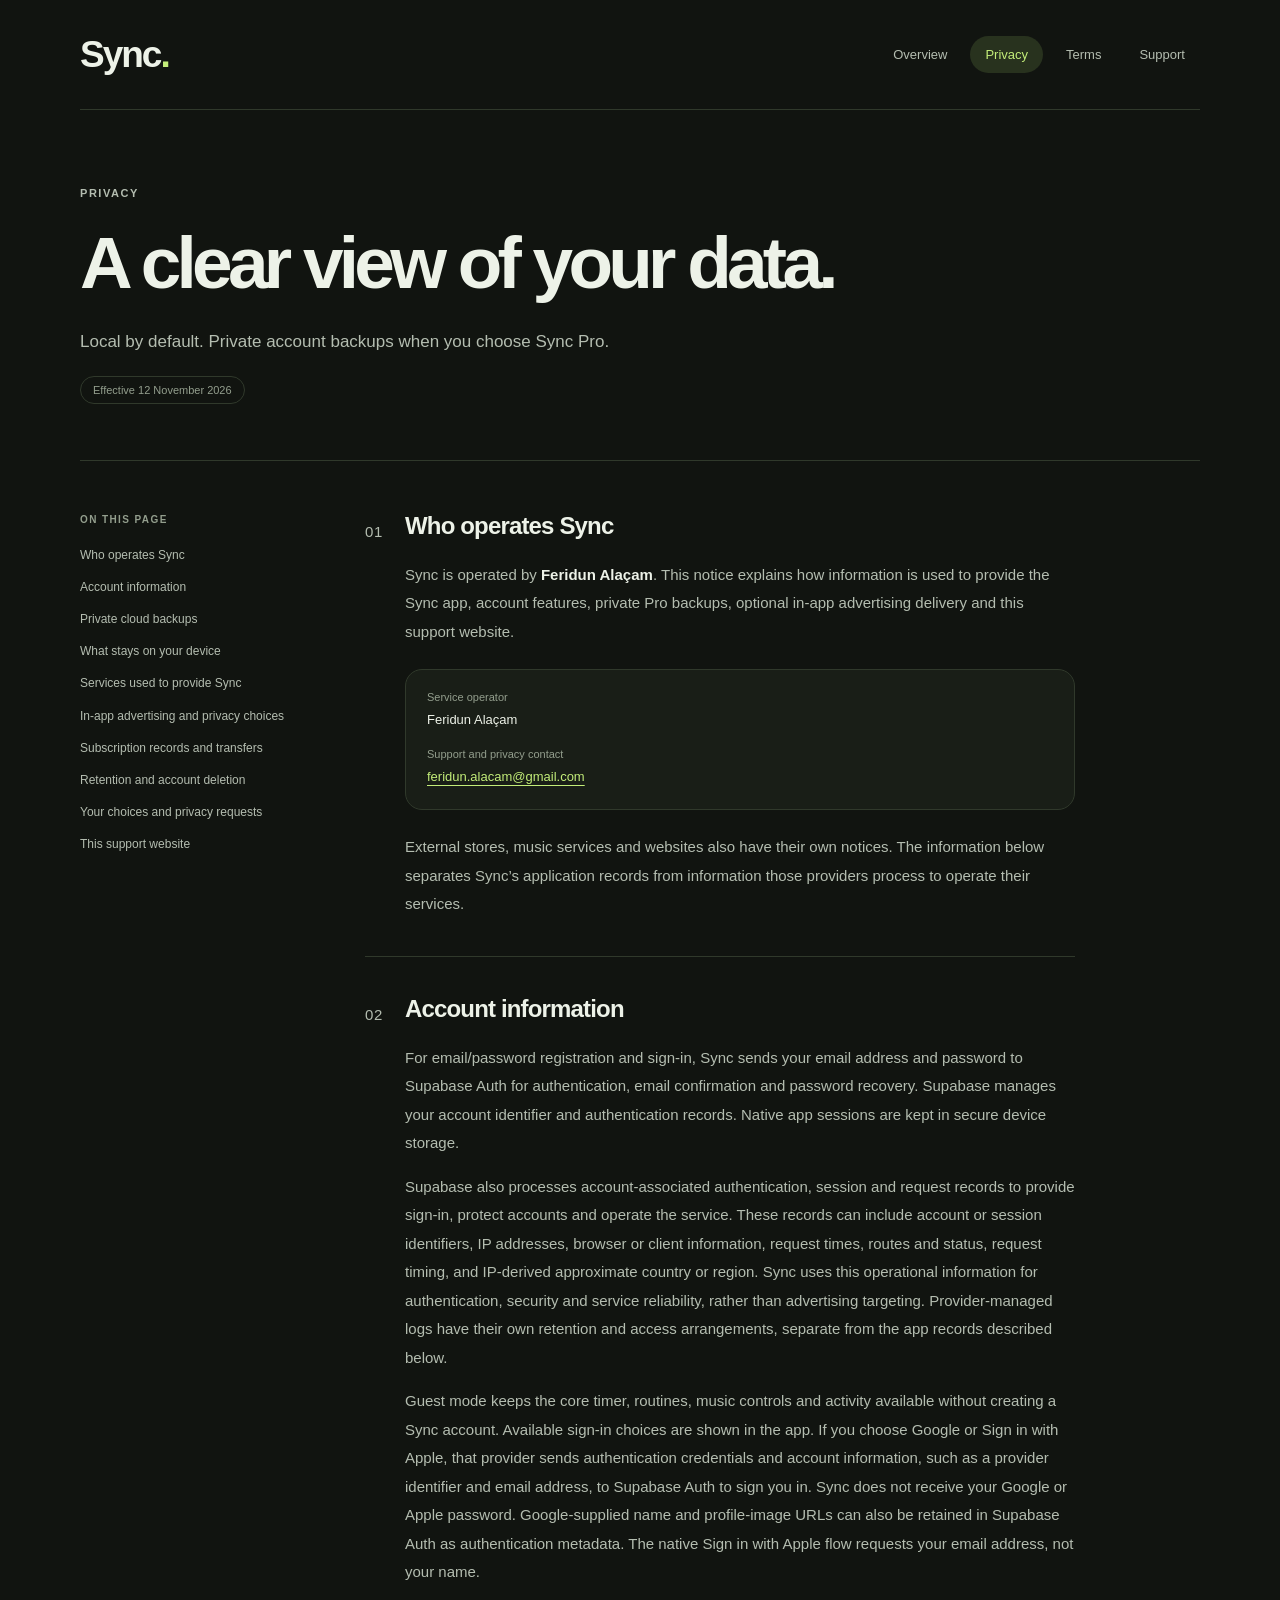
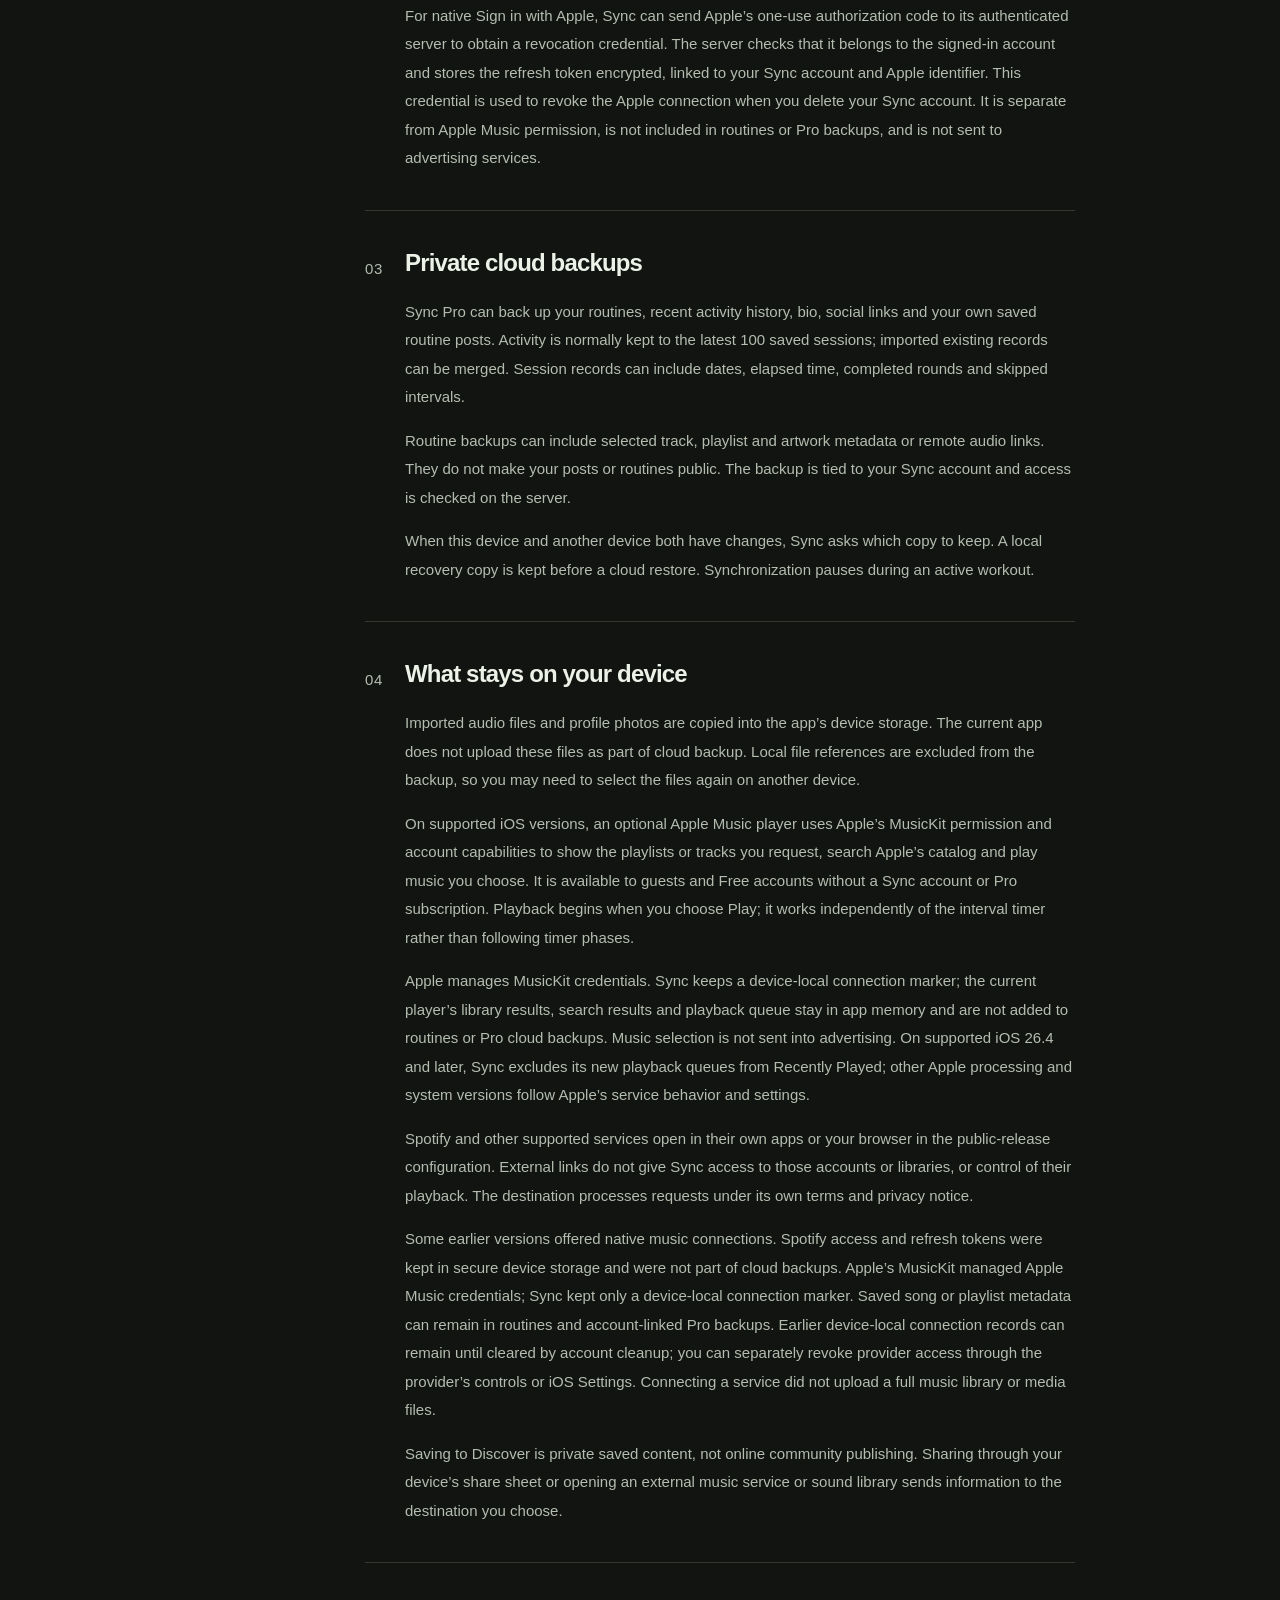
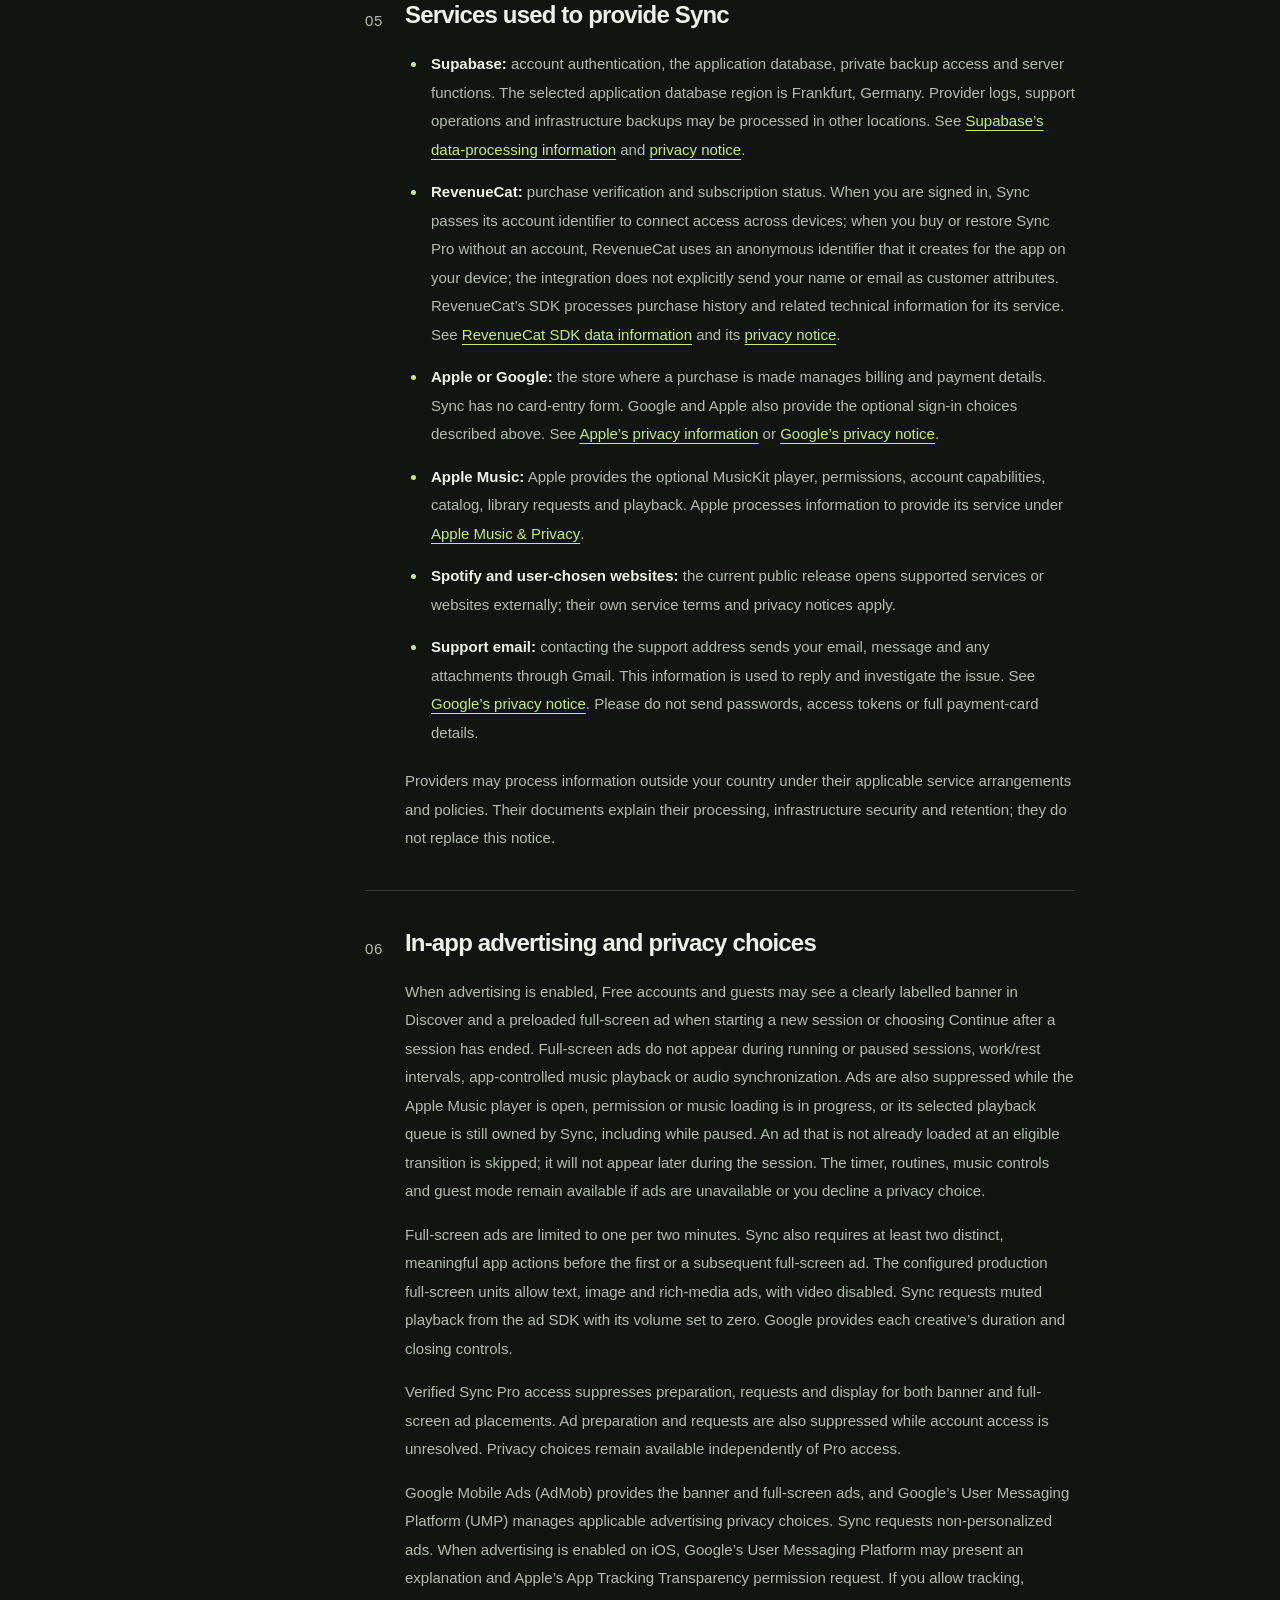
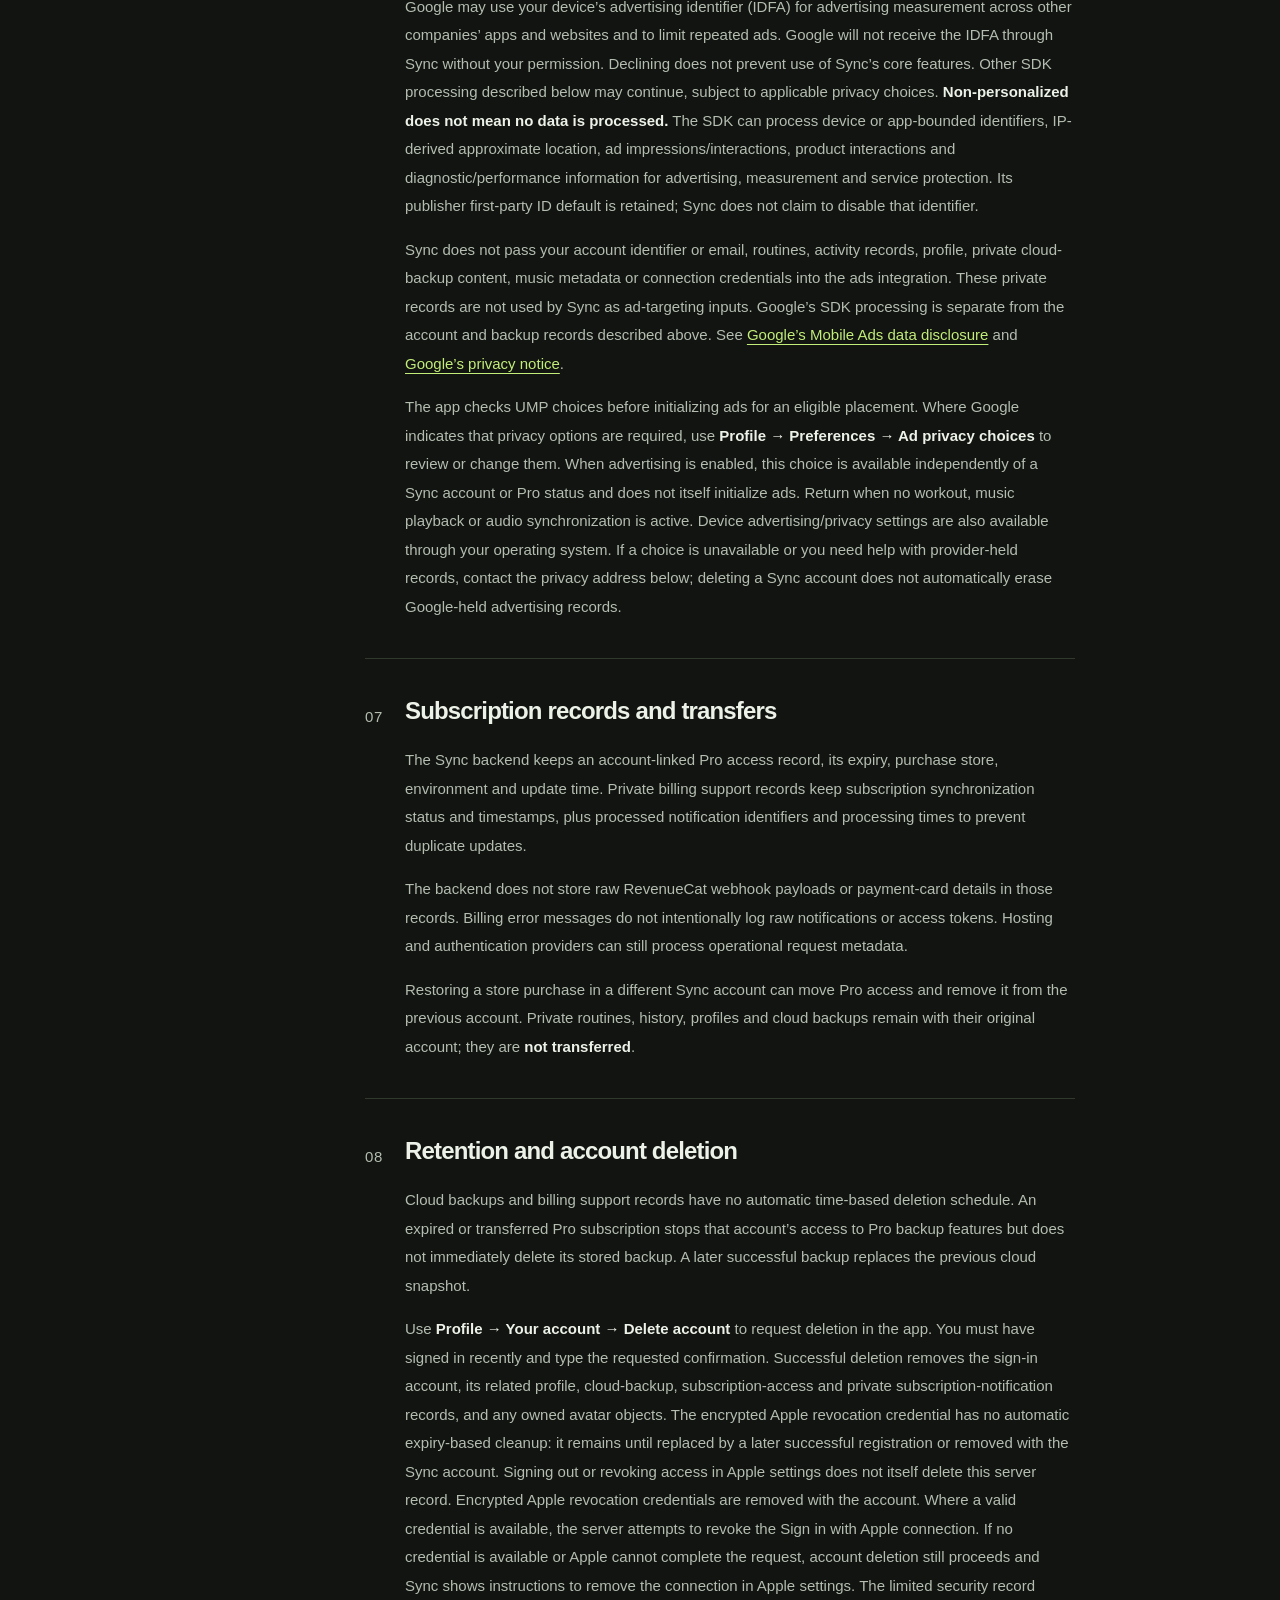
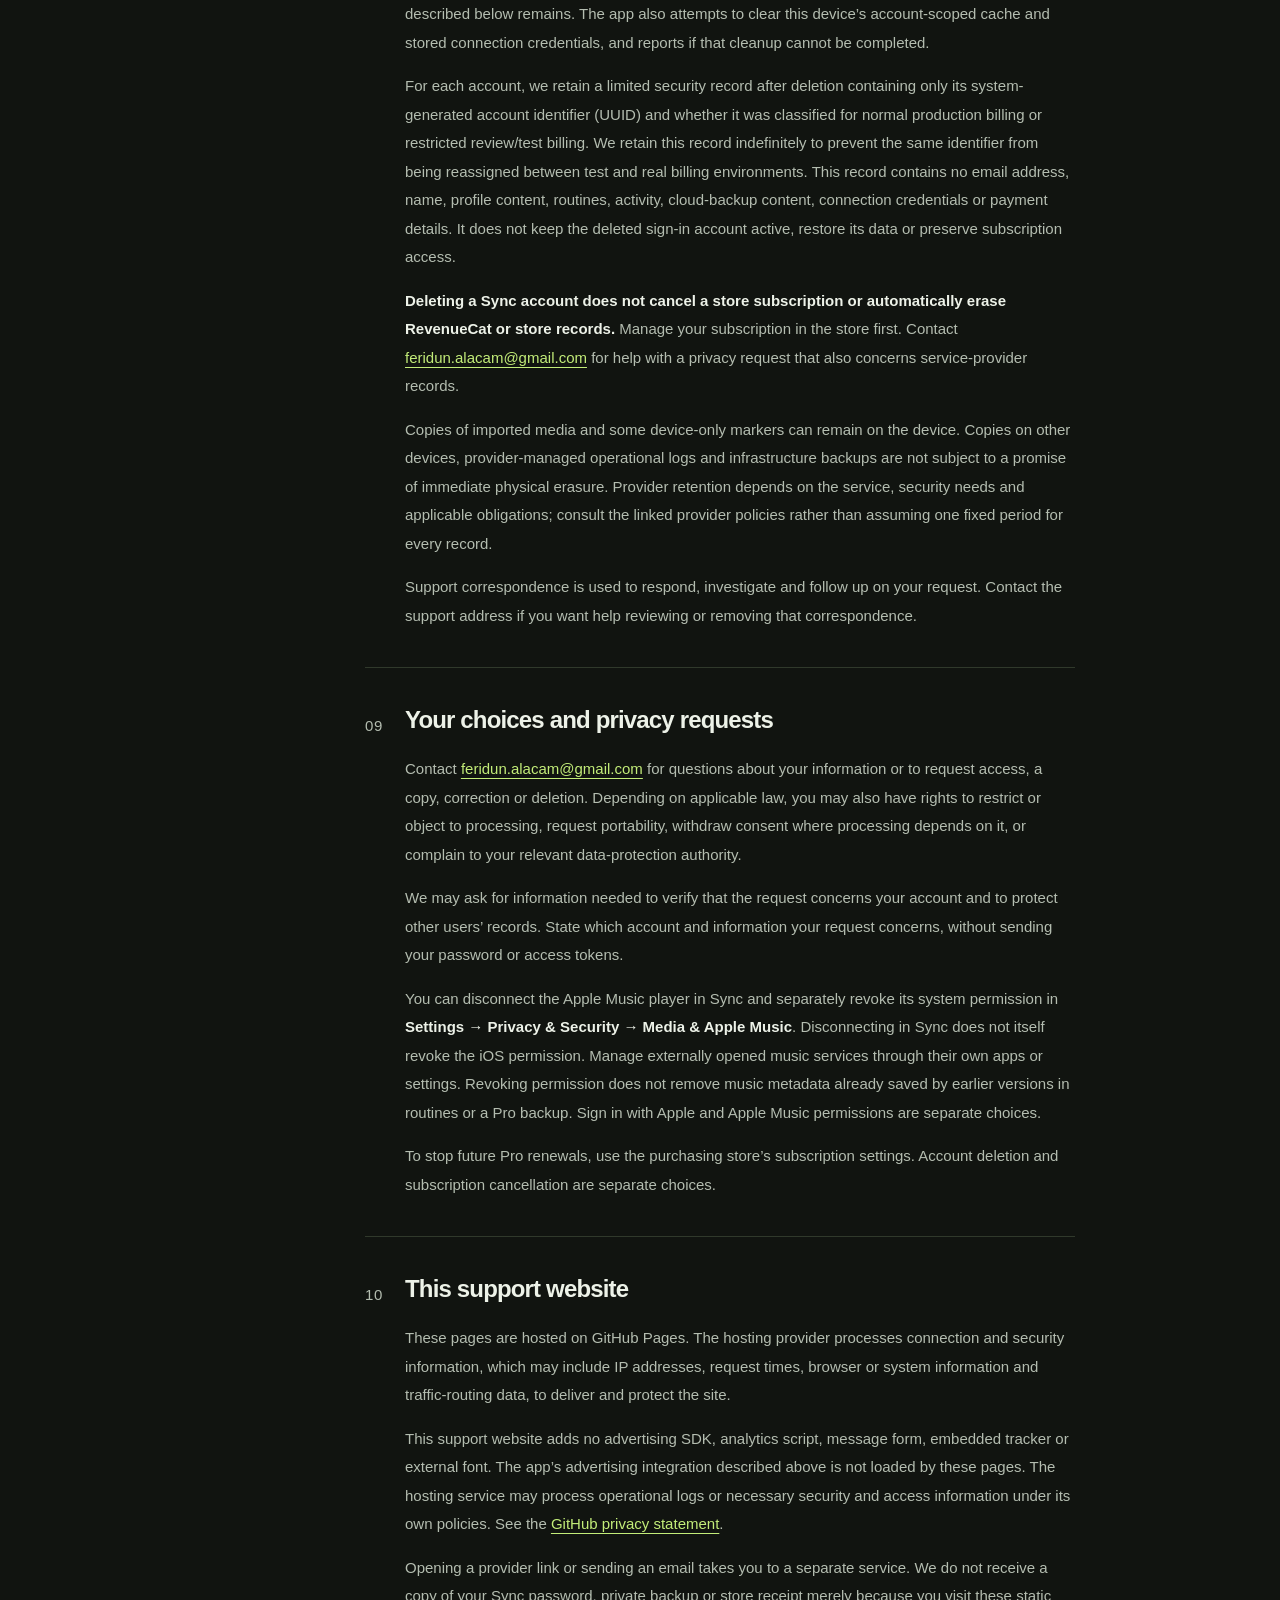
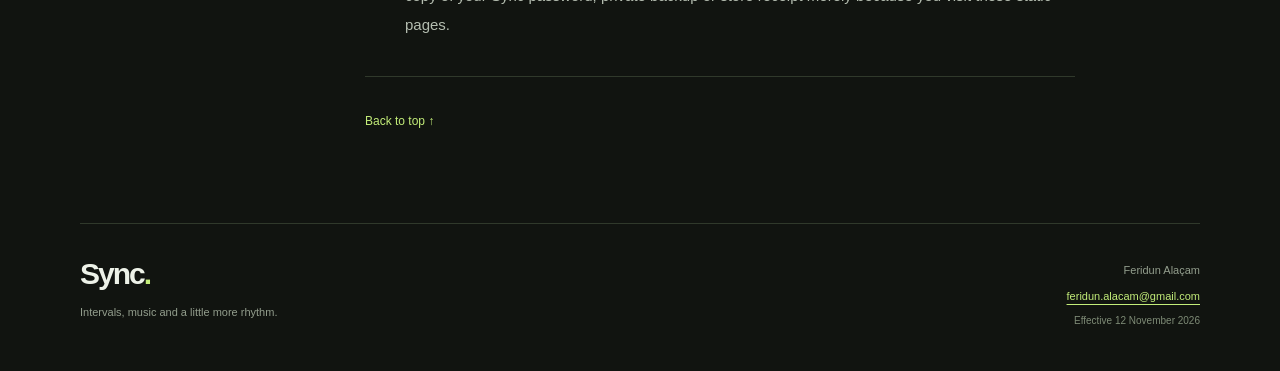
<file: privacy.html>
<!doctype html>
<html lang="en"><head><meta charset="utf-8"><meta name="viewport" content="width=device-width, initial-scale=1"><meta name="robots" content="index, follow"><meta name="referrer" content="no-referrer"><meta name="color-scheme" content="dark"><meta http-equiv="Content-Security-Policy" content="default-src 'self'; script-src 'self'; style-src 'self'; img-src 'self' data:; connect-src 'none'; object-src 'none'; base-uri 'none'; form-action 'none'"><title>Privacy notice — Sync</title><meta name="description" content="Sync account, private backup, subscription, in-app advertising and support-website data practices."><link rel="stylesheet" href="styles.css"><script src="config.js" defer></script><script src="site.js" defer></script></head><body>
<a class="skip" href="#main">Skip to content</a>
<header class="shell header"><a class="brand" href="index.html" aria-label="Sync home">Sync<span>.</span></a><nav aria-label="Main navigation"><a href="index.html">Overview</a><a href="privacy.html" aria-current="page">Privacy</a><a href="terms.html">Terms</a><a href="support.html">Support</a></nav></header>
<main id="main" class="shell"><div class="document-heading"><p class="eyebrow">Privacy</p><h1>A clear view of your data.</h1><p class="lead">Local by default. Private account backups when you choose Sync Pro.</p><p class="effective" data-effective>Effective 12 November 2026</p></div><div class="document-layout"><aside class="contents"><p class="eyebrow">On this page</p><nav aria-label="Page contents"><a href="#scope">Who operates Sync</a><a href="#account">Account information</a><a href="#backup">Private cloud backups</a><a href="#device">What stays on your device</a><a href="#services">Services used to provide Sync</a><a href="#ads">In-app advertising and privacy choices</a><a href="#billing">Subscription records and transfers</a><a href="#retention">Retention and account deletion</a><a href="#contact">Your choices and privacy requests</a><a href="#website">This support website</a></nav></aside><article class="document"><section id="scope" class="document-section"><p class="section-index">01</p><div><h2>Who operates Sync</h2><p>Sync is operated by <strong>Feridun Alaçam</strong>. This notice explains how information is used to provide the Sync app, account features, private Pro backups, optional in-app advertising delivery and this support website.</p><dl class="facts"><div><dt>Service operator</dt><dd data-operator>Feridun Alaçam</dd></div><div><dt>Support and privacy contact</dt><dd data-support><a href="mailto:feridun.alacam@gmail.com">feridun.alacam@gmail.com</a></dd></div></dl><p>External stores, music services and websites also have their own notices. The information below separates Sync’s application records from information those providers process to operate their services.</p></div></section><section id="account" class="document-section"><p class="section-index">02</p><div><h2>Account information</h2><p>For email/password registration and sign-in, Sync sends your email address and password to Supabase Auth for authentication, email confirmation and password recovery. Supabase manages your account identifier and authentication records. Native app sessions are kept in secure device storage.</p><p>Supabase also processes account-associated authentication, session and request records to provide sign-in, protect accounts and operate the service. These records can include account or session identifiers, IP addresses, browser or client information, request times, routes and status, request timing, and IP-derived approximate country or region. Sync uses this operational information for authentication, security and service reliability, rather than advertising targeting. Provider-managed logs have their own retention and access arrangements, separate from the app records described below.</p><p>Guest mode keeps the core timer, routines, music controls and activity available without creating a Sync account. Available sign-in choices are shown in the app. If you choose Google or Sign in with Apple, that provider sends authentication credentials and account information, such as a provider identifier and email address, to Supabase Auth to sign you in. Sync does not receive your Google or Apple password. Google-supplied name and profile-image URLs can also be retained in Supabase Auth as authentication metadata. The native Sign in with Apple flow requests your email address, not your name.</p><p>For native Sign in with Apple, Sync can send Apple’s one-use authorization code to its authenticated server to obtain a revocation credential. The server checks that it belongs to the signed-in account and stores the refresh token encrypted, linked to your Sync account and Apple identifier. This credential is used to revoke the Apple connection when you delete your Sync account. It is separate from Apple Music permission, is not included in routines or Pro backups, and is not sent to advertising services.</p></div></section><section id="backup" class="document-section"><p class="section-index">03</p><div><h2>Private cloud backups</h2><p>Sync Pro can back up your routines, recent activity history, bio, social links and your own saved routine posts. Activity is normally kept to the latest 100 saved sessions; imported existing records can be merged. Session records can include dates, elapsed time, completed rounds and skipped intervals.</p><p>Routine backups can include selected track, playlist and artwork metadata or remote audio links. They do not make your posts or routines public. The backup is tied to your Sync account and access is checked on the server.</p><p>When this device and another device both have changes, Sync asks which copy to keep. A local recovery copy is kept before a cloud restore. Synchronization pauses during an active workout.</p></div></section><section id="device" class="document-section"><p class="section-index">04</p><div><h2>What stays on your device</h2><p>Imported audio files and profile photos are copied into the app’s device storage. The current app does not upload these files as part of cloud backup. Local file references are excluded from the backup, so you may need to select the files again on another device.</p><p>On supported iOS versions, an optional Apple Music player uses Apple’s MusicKit permission and account capabilities to show the playlists or tracks you request, search Apple’s catalog and play music you choose. It is available to guests and Free accounts without a Sync account or Pro subscription. Playback begins when you choose Play; it works independently of the interval timer rather than following timer phases.</p><p>Apple manages MusicKit credentials. Sync keeps a device-local connection marker; the current player’s library results, search results and playback queue stay in app memory and are not added to routines or Pro cloud backups. Music selection is not sent into advertising. On supported iOS 26.4 and later, Sync excludes its new playback queues from Recently Played; other Apple processing and system versions follow Apple’s service behavior and settings.</p><p>Spotify and other supported services open in their own apps or your browser in the public-release configuration. External links do not give Sync access to those accounts or libraries, or control of their playback. The destination processes requests under its own terms and privacy notice.</p><p>Some earlier versions offered native music connections. Spotify access and refresh tokens were kept in secure device storage and were not part of cloud backups. Apple’s MusicKit managed Apple Music credentials; Sync kept only a device-local connection marker. Saved song or playlist metadata can remain in routines and account-linked Pro backups. Earlier device-local connection records can remain until cleared by account cleanup; you can separately revoke provider access through the provider’s controls or iOS Settings. Connecting a service did not upload a full music library or media files.</p><p>Saving to Discover is private saved content, not online community publishing. Sharing through your device’s share sheet or opening an external music service or sound library sends information to the destination you choose.</p></div></section><section id="services" class="document-section"><p class="section-index">05</p><div><h2>Services used to provide Sync</h2><ul><li><strong>Supabase:</strong> account authentication, the application database, private backup access and server functions. The selected application database region is Frankfurt, Germany. Provider logs, support operations and infrastructure backups may be processed in other locations. See <a href="https://supabase.com/legal/customer-resources/data-processing-addendum" rel="noopener noreferrer">Supabase’s data-processing information<span class="sr-only"> (external website)</span></a> and <a href="https://supabase.com/privacy" rel="noopener noreferrer">privacy notice<span class="sr-only"> (external website)</span></a>.</li><li><strong>RevenueCat:</strong> purchase verification and subscription status. When you are signed in, Sync passes its account identifier to connect access across devices; when you buy or restore Sync Pro without an account, RevenueCat uses an anonymous identifier that it creates for the app on your device; the integration does not explicitly send your name or email as customer attributes. RevenueCat’s SDK processes purchase history and related technical information for its service. See <a href="https://www.revenuecat.com/docs/platform-resources/google-platform-resources/google-plays-data-safety" rel="noopener noreferrer">RevenueCat SDK data information<span class="sr-only"> (external website)</span></a> and its <a href="https://www.revenuecat.com/privacy" rel="noopener noreferrer">privacy notice<span class="sr-only"> (external website)</span></a>.</li><li><strong>Apple or Google:</strong> the store where a purchase is made manages billing and payment details. Sync has no card-entry form. Google and Apple also provide the optional sign-in choices described above. See <a href="https://www.apple.com/legal/privacy/" rel="noopener noreferrer">Apple’s privacy information<span class="sr-only"> (external website)</span></a> or <a href="https://policies.google.com/privacy" rel="noopener noreferrer">Google’s privacy notice<span class="sr-only"> (external website)</span></a>.</li><li><strong>Apple Music:</strong> Apple provides the optional MusicKit player, permissions, account capabilities, catalog, library requests and playback. Apple processes information to provide its service under <a href="https://www.apple.com/legal/privacy/data/en/apple-music/" rel="noopener noreferrer">Apple Music &amp; Privacy<span class="sr-only"> (external website)</span></a>.</li><li><strong>Spotify and user-chosen websites:</strong> the current public release opens supported services or websites externally; their own service terms and privacy notices apply.</li><li><strong>Support email:</strong> contacting the support address sends your email, message and any attachments through Gmail. This information is used to reply and investigate the issue. See <a href="https://policies.google.com/privacy" rel="noopener noreferrer">Google’s privacy notice<span class="sr-only"> (external website)</span></a>. Please do not send passwords, access tokens or full payment-card details.</li></ul><p>Providers may process information outside your country under their applicable service arrangements and policies. Their documents explain their processing, infrastructure security and retention; they do not replace this notice.</p></div></section><section id="ads" class="document-section"><p class="section-index">06</p><div><h2>In-app advertising and privacy choices</h2><p>When advertising is enabled, Free accounts and guests may see a clearly labelled banner in Discover and a preloaded full-screen ad when starting a new session or choosing Continue after a session has ended. Full-screen ads do not appear during running or paused sessions, work/rest intervals, app-controlled music playback or audio synchronization. Ads are also suppressed while the Apple Music player is open, permission or music loading is in progress, or its selected playback queue is still owned by Sync, including while paused. An ad that is not already loaded at an eligible transition is skipped; it will not appear later during the session. The timer, routines, music controls and guest mode remain available if ads are unavailable or you decline a privacy choice.</p><p>Full-screen ads are limited to one per two minutes. Sync also requires at least two distinct, meaningful app actions before the first or a subsequent full-screen ad. The configured production full-screen units allow text, image and rich-media ads, with video disabled. Sync requests muted playback from the ad SDK with its volume set to zero. Google provides each creative’s duration and closing controls.</p><p>Verified Sync Pro access suppresses preparation, requests and display for both banner and full-screen ad placements. Ad preparation and requests are also suppressed while account access is unresolved. Privacy choices remain available independently of Pro access.</p><p>Google Mobile Ads (AdMob) provides the banner and full-screen ads, and Google’s User Messaging Platform (UMP) manages applicable advertising privacy choices. Sync requests non-personalized ads. When advertising is enabled on iOS, Google’s User Messaging Platform may present an explanation and Apple’s App Tracking Transparency permission request. If you allow tracking, Google may use your device’s advertising identifier (IDFA) for advertising measurement across other companies’ apps and websites and to limit repeated ads. Google will not receive the IDFA through Sync without your permission. Declining does not prevent use of Sync’s core features. Other SDK processing described below may continue, subject to applicable privacy choices. <strong>Non-personalized does not mean no data is processed.</strong> The SDK can process device or app-bounded identifiers, IP-derived approximate location, ad impressions/interactions, product interactions and diagnostic/performance information for advertising, measurement and service protection. Its publisher first-party ID default is retained; Sync does not claim to disable that identifier.</p><p>Sync does not pass your account identifier or email, routines, activity records, profile, private cloud-backup content, music metadata or connection credentials into the ads integration. These private records are not used by Sync as ad-targeting inputs. Google’s SDK processing is separate from the account and backup records described above. See <a href="https://developers.google.com/admob/ios/privacy/data-disclosure" rel="noopener noreferrer">Google’s Mobile Ads data disclosure<span class="sr-only"> (external website)</span></a> and <a href="https://policies.google.com/privacy" rel="noopener noreferrer">Google’s privacy notice<span class="sr-only"> (external website)</span></a>.</p><p>The app checks UMP choices before initializing ads for an eligible placement. Where Google indicates that privacy options are required, use <strong>Profile → Preferences → Ad privacy choices</strong> to review or change them. When advertising is enabled, this choice is available independently of a Sync account or Pro status and does not itself initialize ads. Return when no workout, music playback or audio synchronization is active. Device advertising/privacy settings are also available through your operating system. If a choice is unavailable or you need help with provider-held records, contact the privacy address below; deleting a Sync account does not automatically erase Google-held advertising records.</p></div></section><section id="billing" class="document-section"><p class="section-index">07</p><div><h2>Subscription records and transfers</h2><p>The Sync backend keeps an account-linked Pro access record, its expiry, purchase store, environment and update time. Private billing support records keep subscription synchronization status and timestamps, plus processed notification identifiers and processing times to prevent duplicate updates.</p><p>The backend does not store raw RevenueCat webhook payloads or payment-card details in those records. Billing error messages do not intentionally log raw notifications or access tokens. Hosting and authentication providers can still process operational request metadata.</p><p>Restoring a store purchase in a different Sync account can move Pro access and remove it from the previous account. Private routines, history, profiles and cloud backups remain with their original account; they are <strong>not transferred</strong>.</p></div></section><section id="retention" class="document-section"><p class="section-index">08</p><div><h2>Retention and account deletion</h2><p>Cloud backups and billing support records have no automatic time-based deletion schedule. An expired or transferred Pro subscription stops that account’s access to Pro backup features but does not immediately delete its stored backup. A later successful backup replaces the previous cloud snapshot.</p><p>Use <strong>Profile → Your account → Delete account</strong> to request deletion in the app. You must have signed in recently and type the requested confirmation. Successful deletion removes the sign-in account, its related profile, cloud-backup, subscription-access and private subscription-notification records, and any owned avatar objects. The encrypted Apple revocation credential has no automatic expiry-based cleanup: it remains until replaced by a later successful registration or removed with the Sync account. Signing out or revoking access in Apple settings does not itself delete this server record. Encrypted Apple revocation credentials are removed with the account. Where a valid credential is available, the server attempts to revoke the Sign in with Apple connection. If no credential is available or Apple cannot complete the request, account deletion still proceeds and Sync shows instructions to remove the connection in Apple settings. The limited security record described below remains. The app also attempts to clear this device’s account-scoped cache and stored connection credentials, and reports if that cleanup cannot be completed.</p><p>For each account, we retain a limited security record after deletion containing only its system-generated account identifier (UUID) and whether it was classified for normal production billing or restricted review/test billing. We retain this record indefinitely to prevent the same identifier from being reassigned between test and real billing environments. This record contains no email address, name, profile content, routines, activity, cloud-backup content, connection credentials or payment details. It does not keep the deleted sign-in account active, restore its data or preserve subscription access.</p><p><strong>Deleting a Sync account does not cancel a store subscription or automatically erase RevenueCat or store records.</strong> Manage your subscription in the store first. Contact <a href="mailto:feridun.alacam@gmail.com">feridun.alacam@gmail.com</a> for help with a privacy request that also concerns service-provider records.</p><p>Copies of imported media and some device-only markers can remain on the device. Copies on other devices, provider-managed operational logs and infrastructure backups are not subject to a promise of immediate physical erasure. Provider retention depends on the service, security needs and applicable obligations; consult the linked provider policies rather than assuming one fixed period for every record.</p><p>Support correspondence is used to respond, investigate and follow up on your request. Contact the support address if you want help reviewing or removing that correspondence.</p></div></section><section id="contact" class="document-section"><p class="section-index">09</p><div><h2>Your choices and privacy requests</h2><p>Contact <a href="mailto:feridun.alacam@gmail.com">feridun.alacam@gmail.com</a> for questions about your information or to request access, a copy, correction or deletion. Depending on applicable law, you may also have rights to restrict or object to processing, request portability, withdraw consent where processing depends on it, or complain to your relevant data-protection authority.</p><p>We may ask for information needed to verify that the request concerns your account and to protect other users’ records. State which account and information your request concerns, without sending your password or access tokens.</p><p>You can disconnect the Apple Music player in Sync and separately revoke its system permission in <strong>Settings → Privacy &amp; Security → Media &amp; Apple Music</strong>. Disconnecting in Sync does not itself revoke the iOS permission. Manage externally opened music services through their own apps or settings. Revoking permission does not remove music metadata already saved by earlier versions in routines or a Pro backup. Sign in with Apple and Apple Music permissions are separate choices.</p><p>To stop future Pro renewals, use the purchasing store’s subscription settings. Account deletion and subscription cancellation are separate choices.</p></div></section><section id="website" class="document-section"><p class="section-index">10</p><div><h2>This support website</h2><p>These pages are hosted on GitHub Pages. The hosting provider processes connection and security information, which may include IP addresses, request times, browser or system information and traffic-routing data, to deliver and protect the site.</p><p>This support website adds no advertising SDK, analytics script, message form, embedded tracker or external font. The app’s advertising integration described above is not loaded by these pages. The hosting service may process operational logs or necessary security and access information under its own policies. See the <a href="https://docs.github.com/en/site-policy/privacy-policies/github-general-privacy-statement" rel="noopener noreferrer">GitHub privacy statement<span class="sr-only"> (external website)</span></a>.</p><p>Opening a provider link or sending an email takes you to a separate service. We do not receive a copy of your Sync password, private backup or store receipt merely because you visit these static pages.</p></div></section><a class="back-top" href="#main">Back to top ↑</a></article></div></main><footer class="shell footer"><div><a class="brand small" href="index.html">Sync<span>.</span></a><p>Intervals, music and a little more rhythm.</p></div><div class="operator"><p data-operator>Feridun Alaçam</p><p data-support><a href="mailto:feridun.alacam@gmail.com">feridun.alacam@gmail.com</a></p><p class="quiet">Effective 12 November 2026</p></div></footer></body></html>
</file>
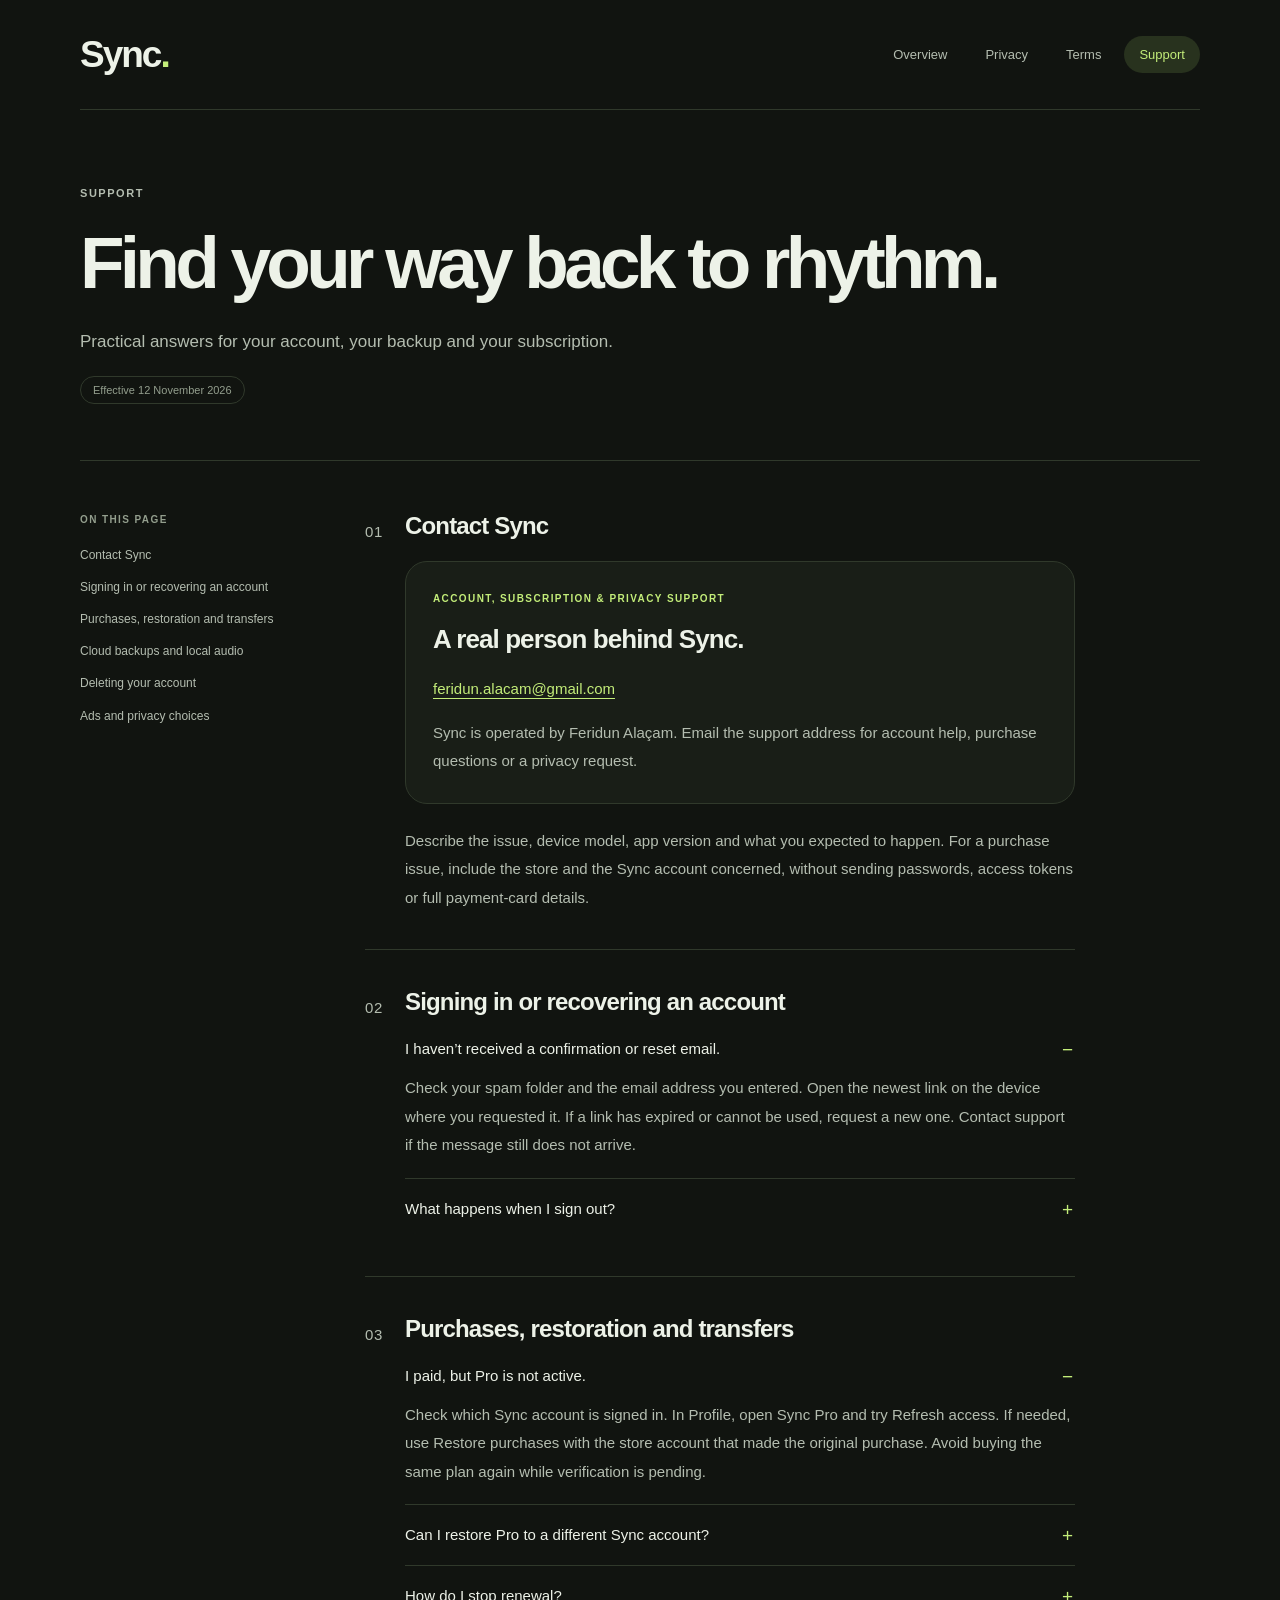
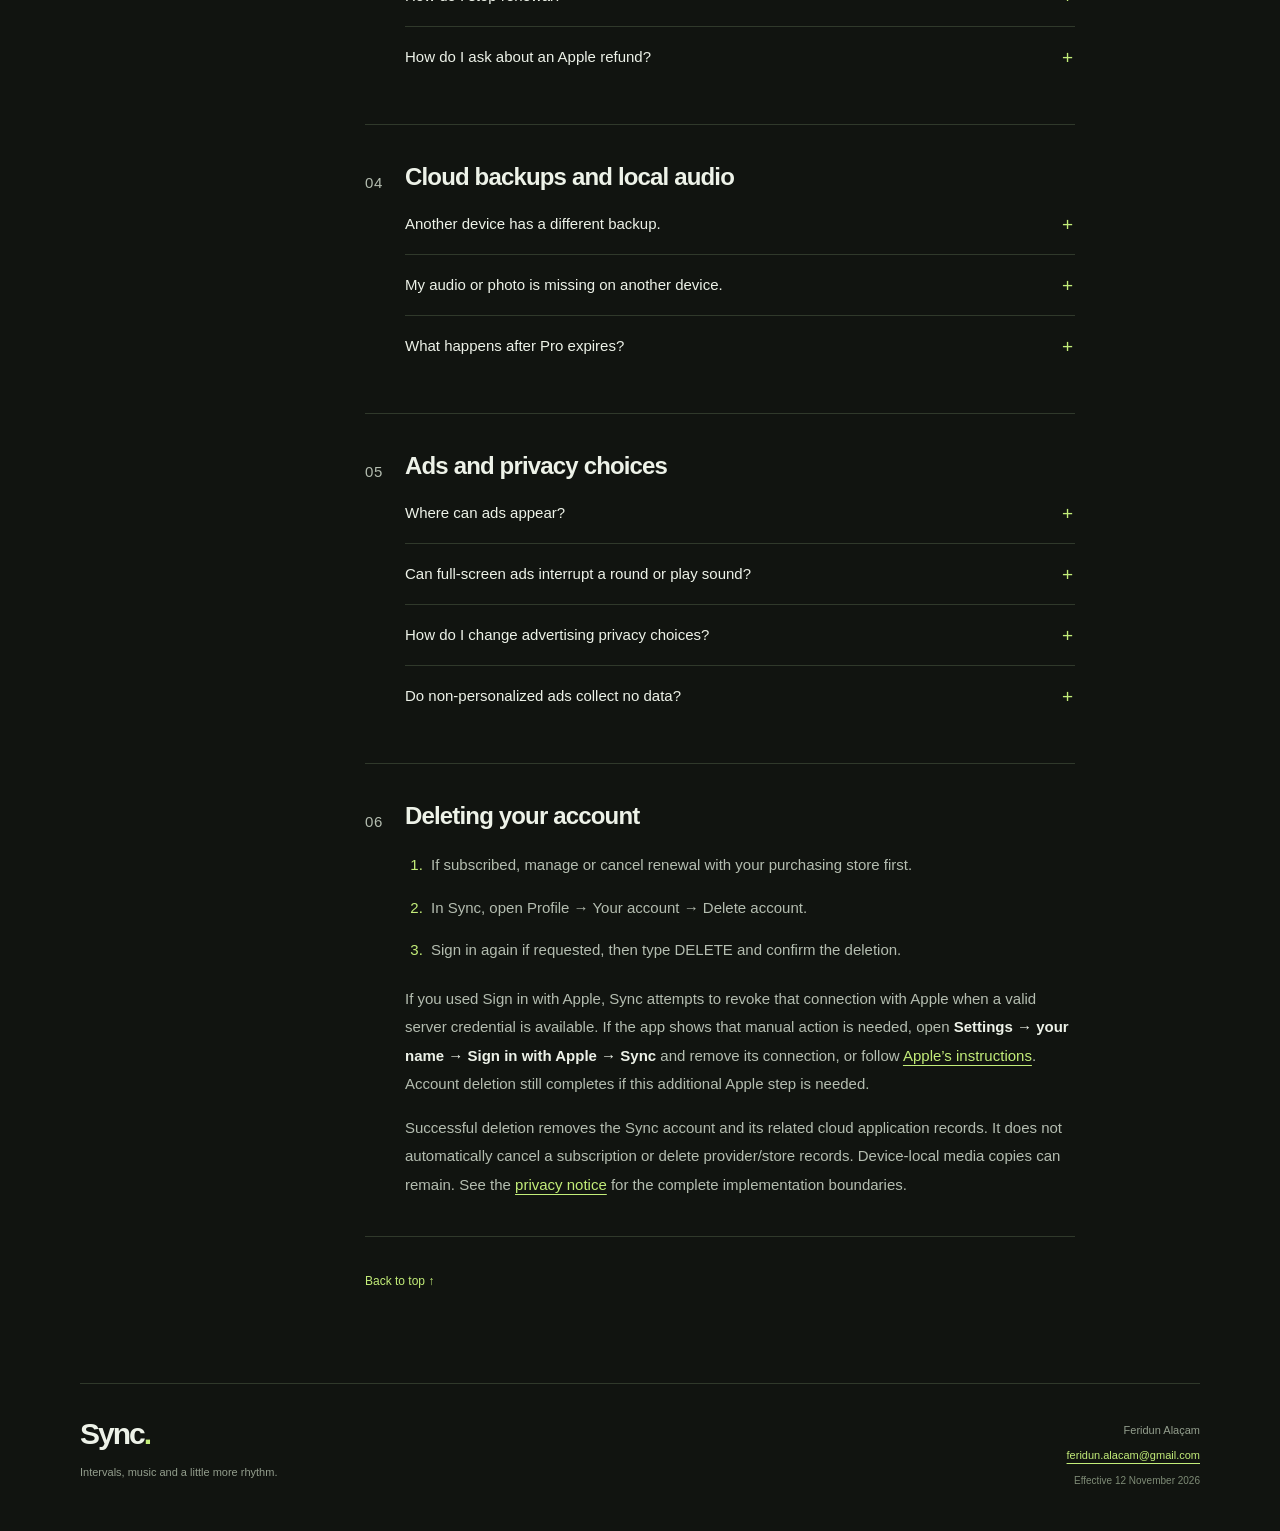
<file: support.html>
<!doctype html>
<html lang="en"><head><meta charset="utf-8"><meta name="viewport" content="width=device-width, initial-scale=1"><meta name="robots" content="index, follow"><meta name="referrer" content="no-referrer"><meta name="color-scheme" content="dark"><meta http-equiv="Content-Security-Policy" content="default-src 'self'; script-src 'self'; style-src 'self'; img-src 'self' data:; connect-src 'none'; object-src 'none'; base-uri 'none'; form-action 'none'"><title>Support — Sync</title><meta name="description" content="Help for Sync accounts, private backups and store subscriptions."><link rel="stylesheet" href="styles.css"><script src="config.js" defer></script><script src="site.js" defer></script></head><body>
<a class="skip" href="#main">Skip to content</a>
<header class="shell header"><a class="brand" href="index.html" aria-label="Sync home">Sync<span>.</span></a><nav aria-label="Main navigation"><a href="index.html">Overview</a><a href="privacy.html">Privacy</a><a href="terms.html">Terms</a><a href="support.html" aria-current="page">Support</a></nav></header>
<main id="main" class="shell"><div class="document-heading"><p class="eyebrow">Support</p><h1>Find your way back to rhythm.</h1><p class="lead">Practical answers for your account, your backup and your subscription.</p><p class="effective" data-effective>Effective 12 November 2026</p></div><div class="document-layout"><aside class="contents"><p class="eyebrow">On this page</p><nav aria-label="Page contents"><a href="#contact">Contact Sync</a><a href="#account">Signing in or recovering an account</a><a href="#purchase">Purchases, restoration and transfers</a><a href="#backup">Cloud backups and local audio</a><a href="#delete">Deleting your account</a><a href="#advertising">Ads and privacy choices</a></nav></aside><article class="document"><section id="contact" class="document-section"><p class="section-index">01</p><div><h2>Contact Sync</h2><div class="contact-box"><p class="eyebrow">Account, subscription & privacy support</p><h2>A real person behind Sync.</h2><p data-support><a href="mailto:feridun.alacam@gmail.com">feridun.alacam@gmail.com</a></p><p>Sync is operated by <span data-operator>Feridun Alaçam</span>. Email the support address for account help, purchase questions or a privacy request.</p></div><p>Describe the issue, device model, app version and what you expected to happen. For a purchase issue, include the store and the Sync account concerned, without sending passwords, access tokens or full payment-card details.</p></div></section><section id="account" class="document-section"><p class="section-index">02</p><div><h2>Signing in or recovering an account</h2><details open><summary>I haven’t received a confirmation or reset email.</summary><p>Check your spam folder and the email address you entered. Open the newest link on the device where you requested it. If a link has expired or cannot be used, request a new one. Contact support if the message still does not arrive.</p></details><details><summary>What happens when I sign out?</summary><p>Sync returns to a separate guest space. Account records remain separate from guest records and from another signed-in account. Existing device guest records can be imported explicitly from Profile once per device installation.</p></details></div></section><section id="purchase" class="document-section"><p class="section-index">03</p><div><h2>Purchases, restoration and transfers</h2><details open><summary>I paid, but Pro is not active.</summary><p>Check which Sync account is signed in. In Profile, open Sync Pro and try Refresh access. If needed, use Restore purchases with the store account that made the original purchase. Avoid buying the same plan again while verification is pending.</p></details><details><summary>Can I restore Pro to a different Sync account?</summary><p>Yes. Restore with the purchasing store account to move Pro access to the signed-in Sync account. The previous account loses access. Private routines, history, profile and backups stay with the original account.</p><p>Sign into the original account to use its private records. Review the signed-in account before restoring. See <a href="https://www.revenuecat.com/docs/projects/restore-behavior" rel="noopener noreferrer">RevenueCat restore behavior<span class="sr-only"> (external website)</span></a>.</p></details><details><summary>How do I stop renewal?</summary><p>Open Profile → Sync Pro → Manage subscription, or use your purchasing store’s subscription settings. For Apple purchases, follow <a href="https://support.apple.com/en-us/118428" rel="noopener noreferrer">Apple’s cancellation steps<span class="sr-only"> (external website)</span></a>. Deleting the app or your Sync account does not cancel the store subscription.</p></details><details><summary>How do I ask about an Apple refund?</summary><p>Start with <a href="https://support.apple.com/billing" rel="noopener noreferrer">Apple’s billing and subscriptions support<span class="sr-only"> (external website)</span></a>. The store determines the available request process and eligibility.</p></details></div></section><section id="backup" class="document-section"><p class="section-index">04</p><div><h2>Cloud backups and local audio</h2><details><summary>Another device has a different backup.</summary><p>If both copies have edits, Profile shows a backup conflict. Use the cloud copy to replace this device’s account records, or use this device’s copy to replace the cloud backup. Read the confirmation carefully. A device recovery copy is kept before a cloud restore.</p></details><details><summary>My audio or photo is missing on another device.</summary><p>Imported audio and profile photos remain on the device where they were selected. Backup sync carries routine and track metadata, not the local media files. Select the files again on the new device. The optional Apple Music player keeps its current library results and queue in app memory; these are not part of Pro backups. Spotify and other external services are managed in their own apps. Connection credentials are not part of Pro backups.</p></details><details><summary>What happens after Pro expires?</summary><p>Local features remain available. Pro cloud access stops, but the stored cloud backup is not automatically deleted just because the subscription expired. See <a href="privacy.html#retention">retention and deletion</a>.</p></details></div></section><section id="advertising" class="document-section"><p class="section-index">05</p><div><h2>Ads and privacy choices</h2><details><summary>Where can ads appear?</summary><p>When enabled, Free accounts and guests may see one labelled banner placement in Discover, outside its scrolling feed. A preloaded full-screen ad can appear when starting a new session or choosing Continue after a session has ended. The app does not show ads during running or paused sessions, work/rest intervals, app-controlled music playback or audio synchronization. Ads are also suppressed while the Apple Music player is open, permission or loading is in progress, or Sync owns its queue, including while paused; the banner is also hidden during search and detail views. Verified Pro access suppresses preparation, requests and display for both formats, while advertising privacy choices remain available.</p><p>Full-screen ads need at least two distinct, meaningful app actions before the first or another can appear, with at least two minutes between them. Only an ad already loaded at that transition can show. An unavailable or late-loading ad is skipped and does not pop up after the session begins. Unavailable ads or declined privacy choices do not remove the free timer, routines, music controls or guest mode.</p></details><details><summary>Can full-screen ads interrupt a round or play sound?</summary><p>Full-screen ads are shown only at the session transitions described above, not inside a work or rest interval or when resuming a paused session. The configured production full-screen units allow text, image and rich-media ads, with video disabled. Sync requests muted playback from the ad SDK with volume set to zero. Google provides the creative’s duration and closing controls.</p></details><details><summary>How do I change advertising privacy choices?</summary><p>Where UMP indicates that privacy options are required, open <strong>Profile → Preferences → Ad privacy choices</strong>. Guests and Pro users can use this option too. Return when no workout, music playback or audio synchronization is active. This explicit privacy action does not initialize ads. If the option is not shown or you need help with provider-held records, contact <a href="mailto:feridun.alacam@gmail.com">feridun.alacam@gmail.com</a>. Device advertising/privacy choices can also be managed in system settings.</p></details><details><summary>Do non-personalized ads collect no data?</summary><p>No. Sync requests non-personalized ads. When ads are enabled, iOS may ask whether you allow tracking for optional ad measurement; declining keeps the core app available. Google does not receive the IDFA through Sync without permission. Its SDK can still process device/app identifiers, approximate location, ad interactions and diagnostics. Its publisher first-party ID default is retained. Sync does not pass account, routine, activity, backup or music data into ads. See <a href="privacy.html#ads">In-app advertising and privacy choices</a> for details.</p></details></div></section><section id="delete" class="document-section"><p class="section-index">06</p><div><h2>Deleting your account</h2><ol><li>If subscribed, manage or cancel renewal with your purchasing store first.</li><li>In Sync, open Profile → Your account → Delete account.</li><li>Sign in again if requested, then type DELETE and confirm the deletion.</li></ol><p>If you used Sign in with Apple, Sync attempts to revoke that connection with Apple when a valid server credential is available. If the app shows that manual action is needed, open <strong>Settings → your name → Sign in with Apple → Sync</strong> and remove its connection, or follow <a href="https://support.apple.com/102571" rel="noopener noreferrer">Apple’s instructions<span class="sr-only"> (external website)</span></a>. Account deletion still completes if this additional Apple step is needed.</p><p>Successful deletion removes the Sync account and its related cloud application records. It does not automatically cancel a subscription or delete provider/store records. Device-local media copies can remain. See the <a href="privacy.html#retention">privacy notice</a> for the complete implementation boundaries.</p></div></section><a class="back-top" href="#main">Back to top ↑</a></article></div></main><footer class="shell footer"><div><a class="brand small" href="index.html">Sync<span>.</span></a><p>Intervals, music and a little more rhythm.</p></div><div class="operator"><p data-operator>Feridun Alaçam</p><p data-support><a href="mailto:feridun.alacam@gmail.com">feridun.alacam@gmail.com</a></p><p class="quiet">Effective 12 November 2026</p></div></footer></body></html>
</file>
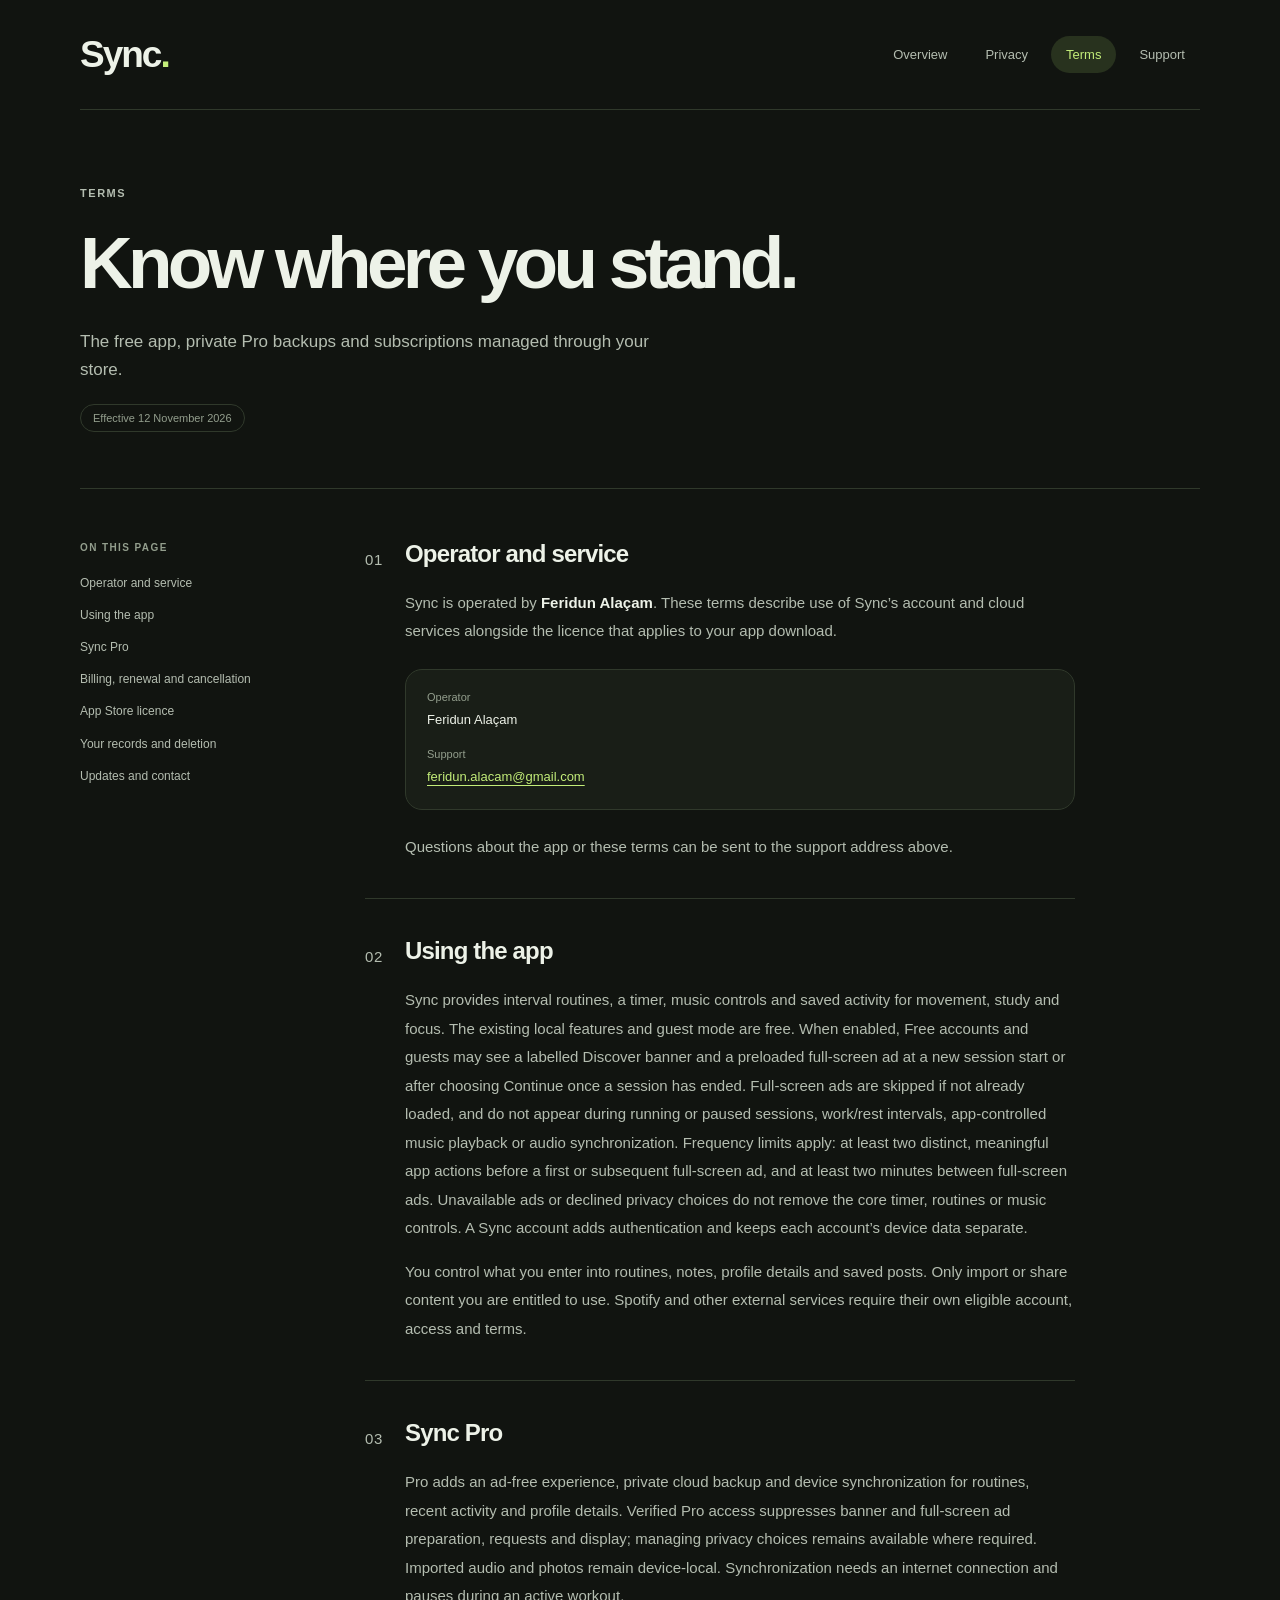
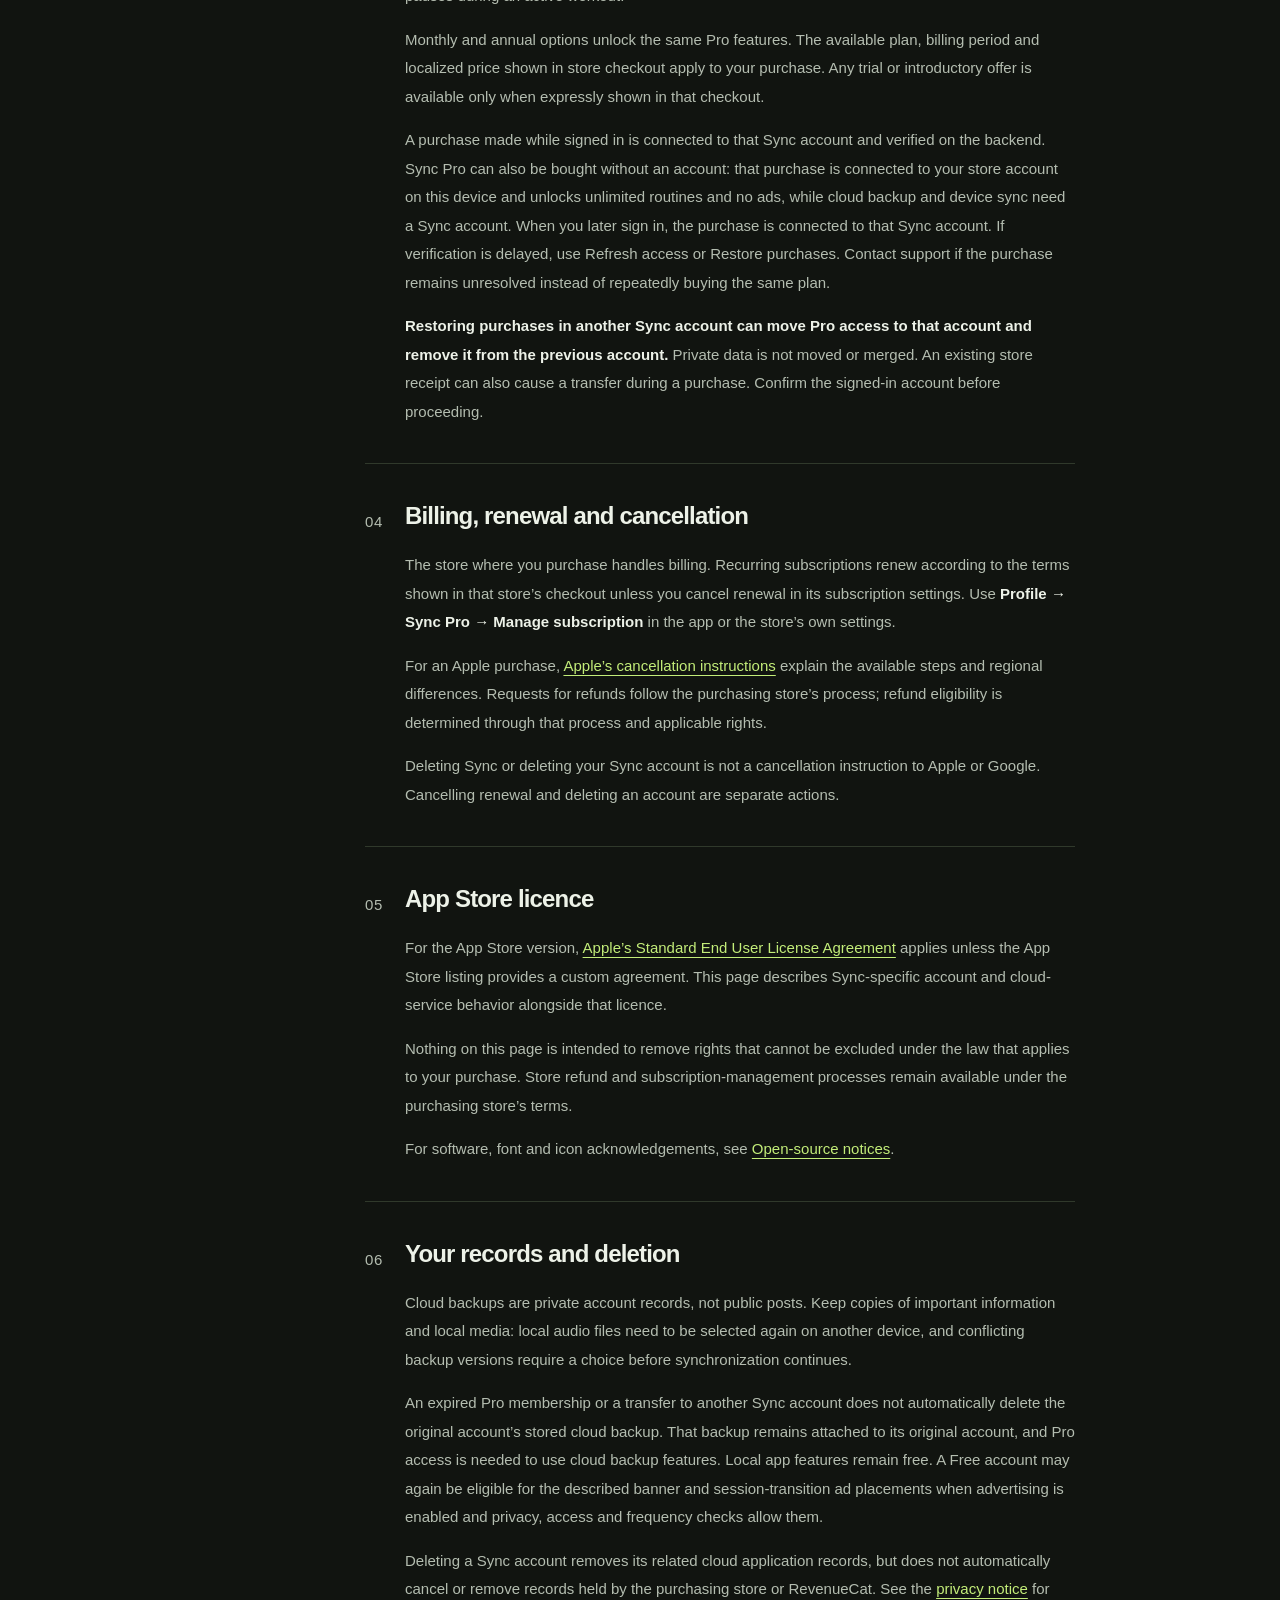
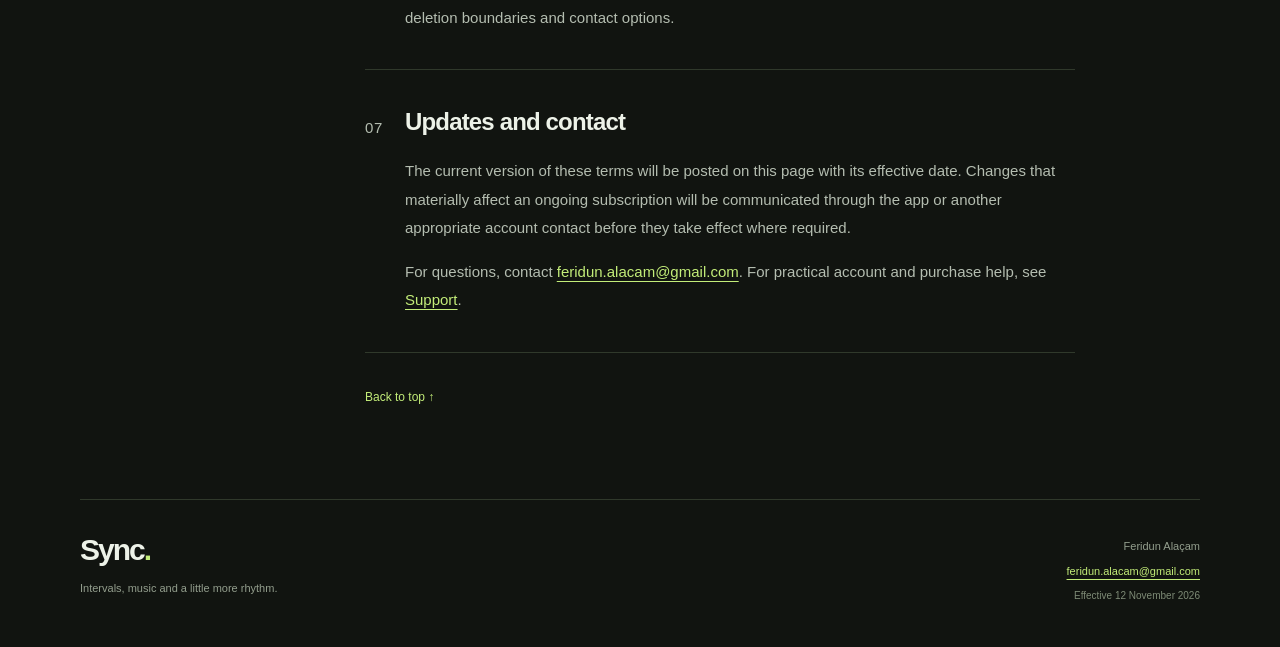
<file: terms.html>
<!doctype html>
<html lang="en"><head><meta charset="utf-8"><meta name="viewport" content="width=device-width, initial-scale=1"><meta name="robots" content="index, follow"><meta name="referrer" content="no-referrer"><meta name="color-scheme" content="dark"><meta http-equiv="Content-Security-Policy" content="default-src 'self'; script-src 'self'; style-src 'self'; img-src 'self' data:; connect-src 'none'; object-src 'none'; base-uri 'none'; form-action 'none'"><title>Terms of use — Sync</title><meta name="description" content="Service conditions for Sync and store-managed Sync Pro subscriptions."><link rel="stylesheet" href="styles.css"><script src="config.js" defer></script><script src="site.js" defer></script></head><body>
<a class="skip" href="#main">Skip to content</a>
<header class="shell header"><a class="brand" href="index.html" aria-label="Sync home">Sync<span>.</span></a><nav aria-label="Main navigation"><a href="index.html">Overview</a><a href="privacy.html">Privacy</a><a href="terms.html" aria-current="page">Terms</a><a href="support.html">Support</a></nav></header>
<main id="main" class="shell"><div class="document-heading"><p class="eyebrow">Terms</p><h1>Know where you stand.</h1><p class="lead">The free app, private Pro backups and subscriptions managed through your store.</p><p class="effective" data-effective>Effective 12 November 2026</p></div><div class="document-layout"><aside class="contents"><p class="eyebrow">On this page</p><nav aria-label="Page contents"><a href="#draft">Operator and service</a><a href="#app">Using the app</a><a href="#pro">Sync Pro</a><a href="#billing">Billing, renewal and cancellation</a><a href="#license">App Store licence</a><a href="#data">Your records and deletion</a><a href="#changes">Updates and contact</a></nav></aside><article class="document"><section id="draft" class="document-section"><p class="section-index">01</p><div><h2>Operator and service</h2><p>Sync is operated by <strong>Feridun Alaçam</strong>. These terms describe use of Sync’s account and cloud services alongside the licence that applies to your app download.</p><dl class="facts"><div><dt>Operator</dt><dd data-operator>Feridun Alaçam</dd></div><div><dt>Support</dt><dd data-support><a href="mailto:feridun.alacam@gmail.com">feridun.alacam@gmail.com</a></dd></div></dl><p>Questions about the app or these terms can be sent to the support address above.</p></div></section><section id="app" class="document-section"><p class="section-index">02</p><div><h2>Using the app</h2><p>Sync provides interval routines, a timer, music controls and saved activity for movement, study and focus. The existing local features and guest mode are free. When enabled, Free accounts and guests may see a labelled Discover banner and a preloaded full-screen ad at a new session start or after choosing Continue once a session has ended. Full-screen ads are skipped if not already loaded, and do not appear during running or paused sessions, work/rest intervals, app-controlled music playback or audio synchronization. Frequency limits apply: at least two distinct, meaningful app actions before a first or subsequent full-screen ad, and at least two minutes between full-screen ads. Unavailable ads or declined privacy choices do not remove the core timer, routines or music controls. A Sync account adds authentication and keeps each account’s device data separate.</p><p>You control what you enter into routines, notes, profile details and saved posts. Only import or share content you are entitled to use. Spotify and other external services require their own eligible account, access and terms.</p></div></section><section id="pro" class="document-section"><p class="section-index">03</p><div><h2>Sync Pro</h2><p>Pro adds an ad-free experience, private cloud backup and device synchronization for routines, recent activity and profile details. Verified Pro access suppresses banner and full-screen ad preparation, requests and display; managing privacy choices remains available where required. Imported audio and photos remain device-local. Synchronization needs an internet connection and pauses during an active workout.</p><p>Monthly and annual options unlock the same Pro features. The available plan, billing period and localized price shown in store checkout apply to your purchase. Any trial or introductory offer is available only when expressly shown in that checkout.</p><p>A purchase made while signed in is connected to that Sync account and verified on the backend. Sync Pro can also be bought without an account: that purchase is connected to your store account on this device and unlocks unlimited routines and no ads, while cloud backup and device sync need a Sync account. When you later sign in, the purchase is connected to that Sync account. If verification is delayed, use Refresh access or Restore purchases. Contact support if the purchase remains unresolved instead of repeatedly buying the same plan.</p><p><strong>Restoring purchases in another Sync account can move Pro access to that account and remove it from the previous account.</strong> Private data is not moved or merged. An existing store receipt can also cause a transfer during a purchase. Confirm the signed-in account before proceeding.</p></div></section><section id="billing" class="document-section"><p class="section-index">04</p><div><h2>Billing, renewal and cancellation</h2><p>The store where you purchase handles billing. Recurring subscriptions renew according to the terms shown in that store’s checkout unless you cancel renewal in its subscription settings. Use <strong>Profile → Sync Pro → Manage subscription</strong> in the app or the store’s own settings.</p><p>For an Apple purchase, <a href="https://support.apple.com/en-us/118428" rel="noopener noreferrer">Apple’s cancellation instructions<span class="sr-only"> (external website)</span></a> explain the available steps and regional differences. Requests for refunds follow the purchasing store’s process; refund eligibility is determined through that process and applicable rights.</p><p>Deleting Sync or deleting your Sync account is not a cancellation instruction to Apple or Google. Cancelling renewal and deleting an account are separate actions.</p></div></section><section id="license" class="document-section"><p class="section-index">05</p><div><h2>App Store licence</h2><p>For the App Store version, <a href="https://www.apple.com/legal/internet-services/itunes/dev/stdeula/" rel="noopener noreferrer">Apple’s Standard End User License Agreement<span class="sr-only"> (external website)</span></a> applies unless the App Store listing provides a custom agreement. This page describes Sync-specific account and cloud-service behavior alongside that licence.</p><p>Nothing on this page is intended to remove rights that cannot be excluded under the law that applies to your purchase. Store refund and subscription-management processes remain available under the purchasing store’s terms.</p><p>For software, font and icon acknowledgements, see <a href="licenses.html">Open-source notices</a>.</p></div></section><section id="data" class="document-section"><p class="section-index">06</p><div><h2>Your records and deletion</h2><p>Cloud backups are private account records, not public posts. Keep copies of important information and local media: local audio files need to be selected again on another device, and conflicting backup versions require a choice before synchronization continues.</p><p>An expired Pro membership or a transfer to another Sync account does not automatically delete the original account’s stored cloud backup. That backup remains attached to its original account, and Pro access is needed to use cloud backup features. Local app features remain free. A Free account may again be eligible for the described banner and session-transition ad placements when advertising is enabled and privacy, access and frequency checks allow them.</p><p>Deleting a Sync account removes its related cloud application records, but does not automatically cancel or remove records held by the purchasing store or RevenueCat. See the <a href="privacy.html#retention">privacy notice</a> for deletion boundaries and contact options.</p></div></section><section id="changes" class="document-section"><p class="section-index">07</p><div><h2>Updates and contact</h2><p>The current version of these terms will be posted on this page with its effective date. Changes that materially affect an ongoing subscription will be communicated through the app or another appropriate account contact before they take effect where required.</p><p>For questions, contact <a href="mailto:feridun.alacam@gmail.com">feridun.alacam@gmail.com</a>. For practical account and purchase help, see <a href="support.html">Support</a>.</p></div></section><a class="back-top" href="#main">Back to top ↑</a></article></div></main><footer class="shell footer"><div><a class="brand small" href="index.html">Sync<span>.</span></a><p>Intervals, music and a little more rhythm.</p></div><div class="operator"><p data-operator>Feridun Alaçam</p><p data-support><a href="mailto:feridun.alacam@gmail.com">feridun.alacam@gmail.com</a></p><p class="quiet">Effective 12 November 2026</p></div></footer></body></html>
</file>
<file: styles.css>
:root {
  color-scheme: dark;
  --background: #111410;
  --surface: #191e17;
  --ink: #edf2e8;
  --muted: #b4bdb0;
  --quiet: #939e8d;
  --line: #30392b;
  --accent: #c3ed79;
  --radius: 26px;
  font-family: -apple-system, BlinkMacSystemFont, "Segoe UI", Helvetica, Arial, sans-serif;
  font-size: 16px;
  scroll-behavior: smooth;
  scroll-padding-top: 30px;
}
* { box-sizing: border-box; }
body { margin: 0; background: var(--background); color: var(--ink); -webkit-font-smoothing: antialiased; }
[hidden] { display: none !important; }
a { color: var(--accent); text-decoration-thickness: 1px; text-underline-offset: 4px; }
a:hover { color: #e2ffc0; }
a:focus-visible, summary:focus-visible { outline: 2px solid var(--accent); outline-offset: 5px; border-radius: 4px; }
.shell { width: min(1120px, calc(100% - 72px)); margin: 0 auto; }
.skip { position: fixed; z-index: 10; top: -80px; left: 20px; background: var(--accent); color: #1b2910; padding: 14px; border-radius: 8px; }
.skip:focus { top: 10px; color: #1b2910; }
.header { display: flex; align-items: center; justify-content: space-between; gap: 24px; min-height: 110px; border-bottom: 1px solid var(--line); }
.brand { font-size: 37px; font-weight: 750; letter-spacing: -2px; color: var(--ink); text-decoration: none; line-height: 1; }
.brand span { color: var(--accent); }
.brand.small { font-size: 30px; }
.header nav { display: flex; align-items: center; gap: 8px; flex-wrap: wrap; }
.header nav a { color: var(--muted); text-decoration: none; font-size: 13px; padding: 11px 15px; border-radius: 22px; }
.header nav a:hover { color: var(--ink); background: #1d2319; }
.header nav a[aria-current="page"] { color: var(--accent); background: #28321e; }
.eyebrow { color: var(--muted); font-size: 11px; text-transform: uppercase; font-weight: 600; letter-spacing: .14em; line-height: 1.7; margin: 0 0 22px; }
.status-dot { display: inline-block; width: 7px; height: 7px; margin-right: 8px; border-radius: 50%; background: var(--accent); vertical-align: 1px; }
h1, h2, h3, p { margin-top: 0; }
h1 { font-size: clamp(42px, 5.7vw, 76px); letter-spacing: -.065em; font-weight: 650; line-height: 1.04; margin-bottom: 27px; }
.lead { font-size: 18px; line-height: 1.65; color: var(--muted); max-width: 610px; margin-bottom: 26px; }
.hero { padding: 88px 0 0; }
.hero h1 { font-size: clamp(52px, 7.7vw, 96px); }
.hero h1 span { color: var(--accent); }
.hero .lead { max-width: 430px; }
.button { display: inline-flex; align-items: center; justify-content: space-between; gap: 38px; padding: 17px 21px; border-radius: 16px; color: #1d2c10; background: var(--accent); font-size: 14px; text-decoration: none; font-weight: 650; min-height: 54px; }
.button:hover { color: #14210b; background: #d4ffa1; }
.button.secondary { background: #26301e; color: var(--accent); white-space: nowrap; }
.button.secondary:hover { background: #303f26; }
.hero-rule { margin-top: 75px; padding: 21px 0; border-top: 1px solid var(--line); border-bottom: 1px solid var(--line); display: flex; justify-content: space-between; gap: 20px; font-size: 11px; letter-spacing: .04em; color: var(--quiet); }
.overview-grid { display: grid; grid-template-columns: 1fr 1fr; gap: 22px; padding-top: 32px; }
.info-card { padding: 34px; color: var(--ink); text-decoration: none; border: 1px solid var(--line); border-radius: var(--radius); background: var(--surface); display: flex; flex-direction: column; align-items: flex-start; }
.info-card:hover { border-color: #536641; color: var(--ink); }
.info-card .eyebrow { color: var(--quiet); margin-bottom: 38px; }
.info-card h2 { font-size: 32px; letter-spacing: -.04em; font-weight: 600; line-height: 1.17; margin-bottom: 19px; }
.info-card p { color: var(--muted); font-size: 14px; line-height: 1.8; max-width: 365px; margin-bottom: 32px; }
.text-link { color: var(--accent); font-size: 13px; margin-top: auto; }
.support-strip { display: flex; align-items: center; justify-content: space-between; gap: 35px; padding: 58px 4px; }
.support-strip .eyebrow { margin-bottom: 12px; }
.support-strip h2 { font-size: 30px; letter-spacing: -.04em; font-weight: 600; margin-bottom: 13px; }
.support-strip p:last-child { color: var(--muted); font-size: 14px; line-height: 1.7; margin: 0; }
.review-note { padding: 26px 29px; border-radius: 19px; border: 1px dashed #536641; max-width: 780px; margin-bottom: 65px; }
.review-note h2 { font-size: 15px; font-weight: 600; margin-bottom: 10px; color: var(--accent); }
.review-note p { font-size: 13px; line-height: 1.8; color: var(--muted); margin: 0; }
.document-heading { padding: 74px 0 56px; border-bottom: 1px solid var(--line); }
.document-heading .lead { font-size: 17px; margin-bottom: 20px; }
.effective { display: inline-block; border: 1px solid var(--line); color: var(--quiet); border-radius: 20px; padding: 7px 12px; font-size: 11px; margin-bottom: 0; }
.document-layout { display: grid; grid-template-columns: 220px 1fr; gap: 65px; padding: 50px 0 85px; }
.contents { align-self: start; position: sticky; top: 28px; }
.contents .eyebrow { font-size: 10px; color: var(--quiet); margin-bottom: 18px; }
.contents nav { display: flex; flex-direction: column; gap: 13px; }
.contents a { color: var(--muted); font-size: 12px; line-height: 1.6; text-decoration: none; }
.contents a:hover { color: var(--accent); }
.document { min-width: 0; max-width: 710px; }
.document-section { display: grid; grid-template-columns: 25px 1fr; gap: 15px; padding: 0 0 37px; margin-bottom: 37px; border-bottom: 1px solid var(--line); }
.document-section:last-of-type { margin-bottom: 27px; }
.section-index { color: #738067; font-size: 10px; letter-spacing: .04em; padding-top: 7px; }
.document h2 { font-size: 24px; line-height: 1.25; font-weight: 600; letter-spacing: -.035em; margin-bottom: 20px; }
.document p, .document li { color: var(--muted); font-size: 15px; line-height: 1.9; overflow-wrap: anywhere; }
.document p:last-child { margin-bottom: 0; }
.document strong { font-weight: 600; color: var(--ink); }
.document ul, .document ol { padding-left: 22px; margin: 0 0 20px; }
.document li { margin-bottom: 14px; padding-left: 4px; }
.document li::marker { color: var(--accent); }
.facts { margin: 23px 0; padding: 21px; background: var(--surface); border: 1px solid var(--line); border-radius: 17px; font-size: 13px; }
.facts > div + div { margin-top: 17px; }
.facts dt { color: var(--quiet); font-size: 11px; margin-bottom: 6px; }
.facts dd { color: var(--ink); margin: 0; line-height: 1.7; overflow-wrap: anywhere; }
.back-top { display: inline-block; font-size: 12px; text-decoration: none; padding: 10px 0; }
.contact-box { background: var(--surface); padding: 27px; border: 1px solid var(--line); border-radius: 22px; margin-bottom: 23px; }
.contact-box .eyebrow { color: var(--accent); font-size: 10px; margin-bottom: 15px; }
.contact-box h2 { font-size: 26px; }
details { border-top: 1px solid var(--line); padding: 18px 0; }
details:first-of-type { border-top: 0; padding-top: 0; }
summary { list-style: none; cursor: pointer; color: var(--ink); font-size: 15px; font-weight: 500; line-height: 1.6; padding-right: 23px; position: relative; }
summary::-webkit-details-marker { display: none; }
summary::after { content: '+'; position: absolute; right: 2px; color: var(--accent); font-size: 19px; font-weight: 400; top: -2px; }
details[open] > summary::after { content: '−'; }
details > p { margin-top: 13px; }
.footer { display: flex; justify-content: space-between; align-items: start; gap: 30px; border-top: 1px solid var(--line); padding-top: 35px; padding-bottom: 36px; }
.footer p { color: var(--quiet); font-size: 11px; line-height: 1.75; margin-bottom: 6px; }
.footer .brand + p { margin-top: 14px; }
.operator { max-width: 370px; text-align: right; padding-top: 2px; }
.footer .quiet { color: #7e8b76; font-size: 10px; }
.sr-only { position: absolute; width: 1px; height: 1px; padding: 0; margin: -1px; overflow: hidden; clip: rect(0,0,0,0); white-space: nowrap; border: 0; }
@media (max-width: 850px) {
  .shell { width: calc(100% - 44px); }
  .document-layout { grid-template-columns: 155px 1fr; gap: 32px; }
  .overview-grid { gap: 16px; }
  .info-card { padding: 27px; }
  .support-strip { gap: 22px; }
}
@media (max-width: 620px) {
  .shell { width: calc(100% - 36px); }
  .header { min-height: 126px; flex-wrap: wrap; align-content: center; gap: 17px; padding-top: 20px; padding-bottom: 18px; }
  .brand { font-size: 34px; }
  .header nav { width: 100%; gap: 4px; justify-content: space-between; }
  .header nav a { font-size: 12px; padding: 8px 12px; }
  .hero { padding-top: 54px; }
  .hero h1 { font-size: clamp(44px, 10.6vw, 66px); }
  .lead { font-size: 16px; }
  .eyebrow { font-size: 10px; margin-bottom: 20px; }
  .hero-rule { margin-top: 48px; font-size: 10px; padding: 18px 0; gap: 10px; }
  .overview-grid { grid-template-columns: 1fr; gap: 16px; padding-top: 24px; }
  .info-card { padding: 28px; }
  .info-card .eyebrow { margin-bottom: 28px; }
  .info-card h2 { font-size: 29px; }
  .info-card p { margin-bottom: 23px; }
  .support-strip { display: block; padding: 42px 2px; }
  .support-strip h2 { font-size: 27px; }
  .support-strip .button { margin-top: 23px; }
  .review-note { padding: 23px; margin-bottom: 45px; }
  .document-heading { padding-top: 50px; padding-bottom: 35px; }
  .document-heading h1 { font-size: 43px; }
  .document-heading .lead { font-size: 15px; }
  .document-layout { display: block; padding-top: 29px; padding-bottom: 45px; }
  .contents { position: static; border-bottom: 1px solid var(--line); padding-bottom: 29px; margin-bottom: 34px; }
  .contents .eyebrow { margin-bottom: 13px; }
  .contents nav { flex-direction: row; flex-wrap: wrap; gap: 10px 17px; }
  .contents a { font-size: 11px; }
  .document-section { grid-template-columns: 18px 1fr; gap: 10px; padding-bottom: 28px; margin-bottom: 29px; }
  .document h2 { font-size: 23px; }
  .document p, .document li { font-size: 15px; line-height: 1.85; }
  .facts { padding: 18px; }
  .contact-box { padding: 21px; }
  .contact-box h2 { font-size: 25px; }
  .footer { display: block; padding-top: 28px; padding-bottom: 30px; }
  .operator { text-align: left; padding-top: 22px; }
}
@media (prefers-reduced-motion: reduce) { :root { scroll-behavior: auto; } }
@media print {
  :root { color-scheme: light; --background: #fff; --ink: #000; --muted: #333; --line: #ddd; --accent: #31590c; --surface: #f5f5f5; --quiet: #444; }
  .shell { width: 100%; }
  .header nav, .contents, .back-top, .skip { display: none; }
  .document-layout { display: block; }
  .document-heading { padding-top: 25px; }
  .document-section { break-inside: avoid; }
}

.license-text { white-space: pre-wrap; overflow-wrap: anywhere; font: 12px/1.75 ui-monospace, SFMono-Regular, Menlo, monospace; color: var(--muted); margin: 16px 0 0; }
</file>
